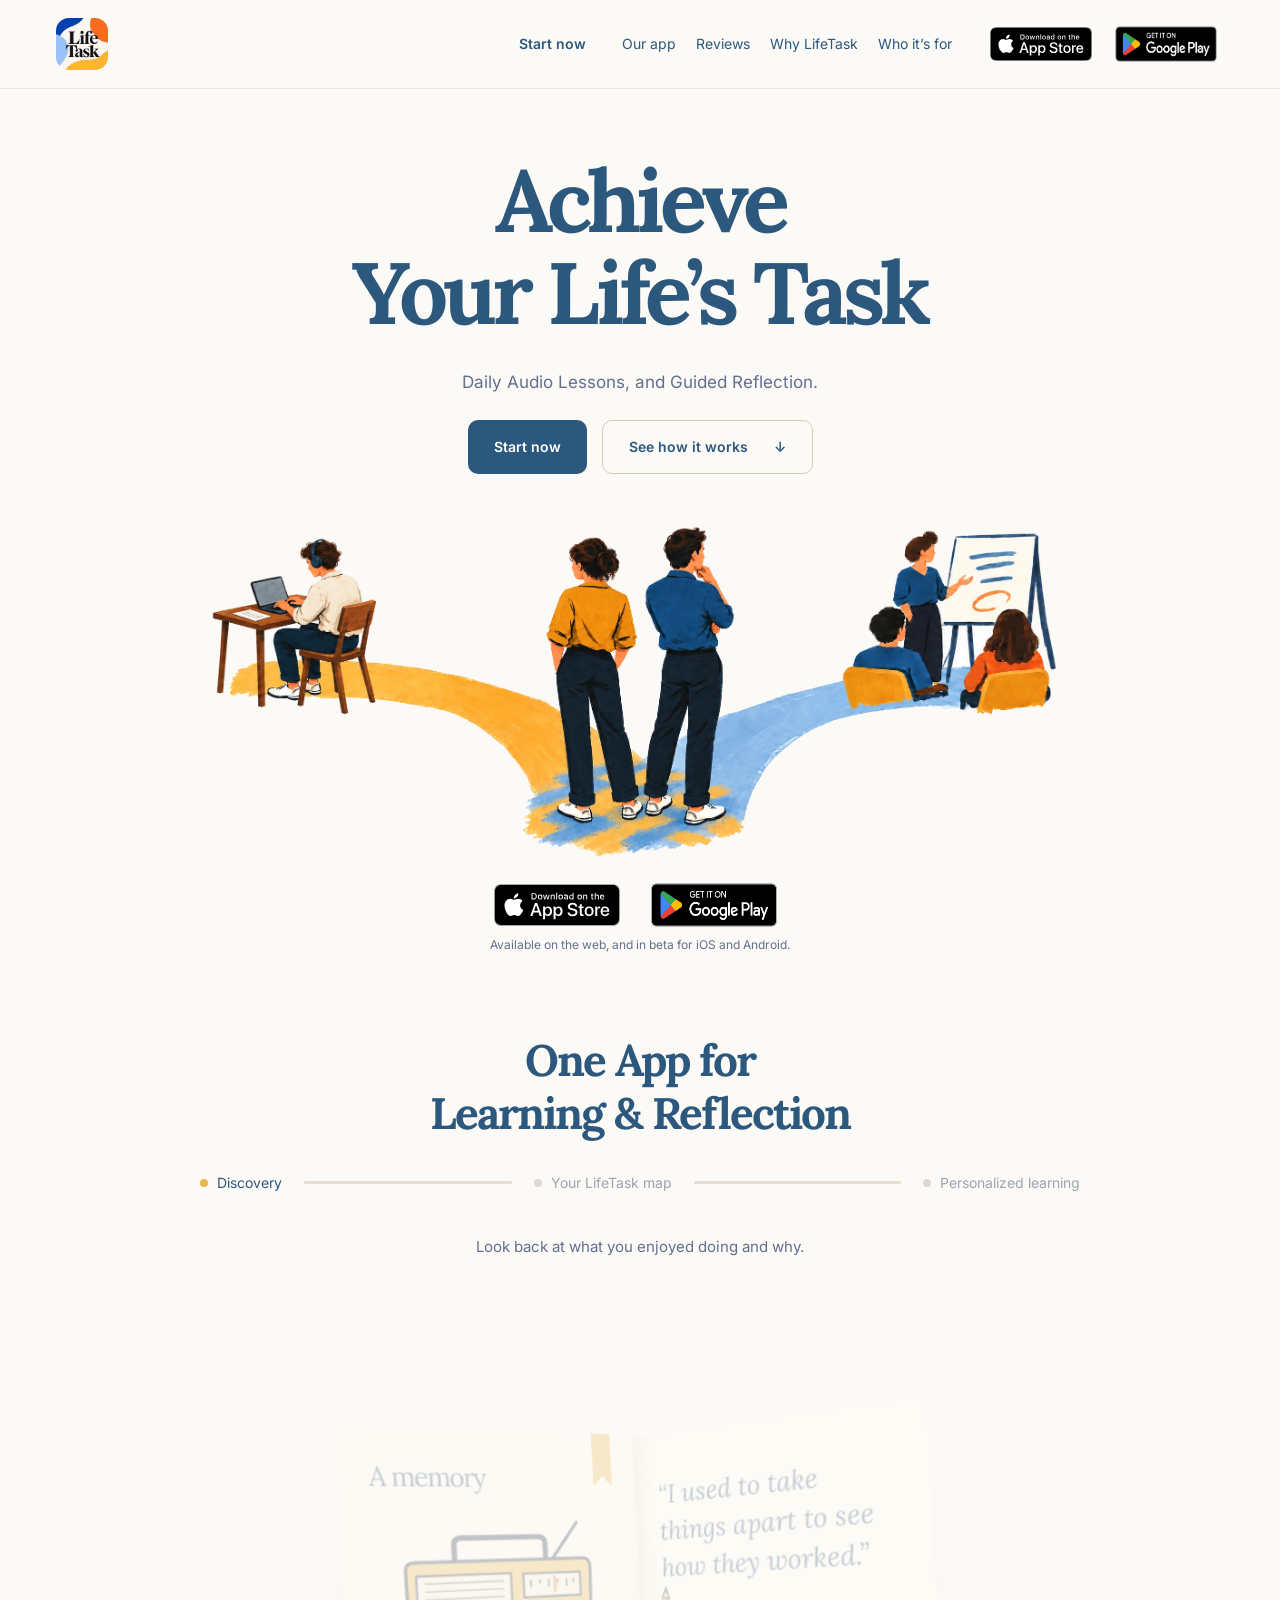
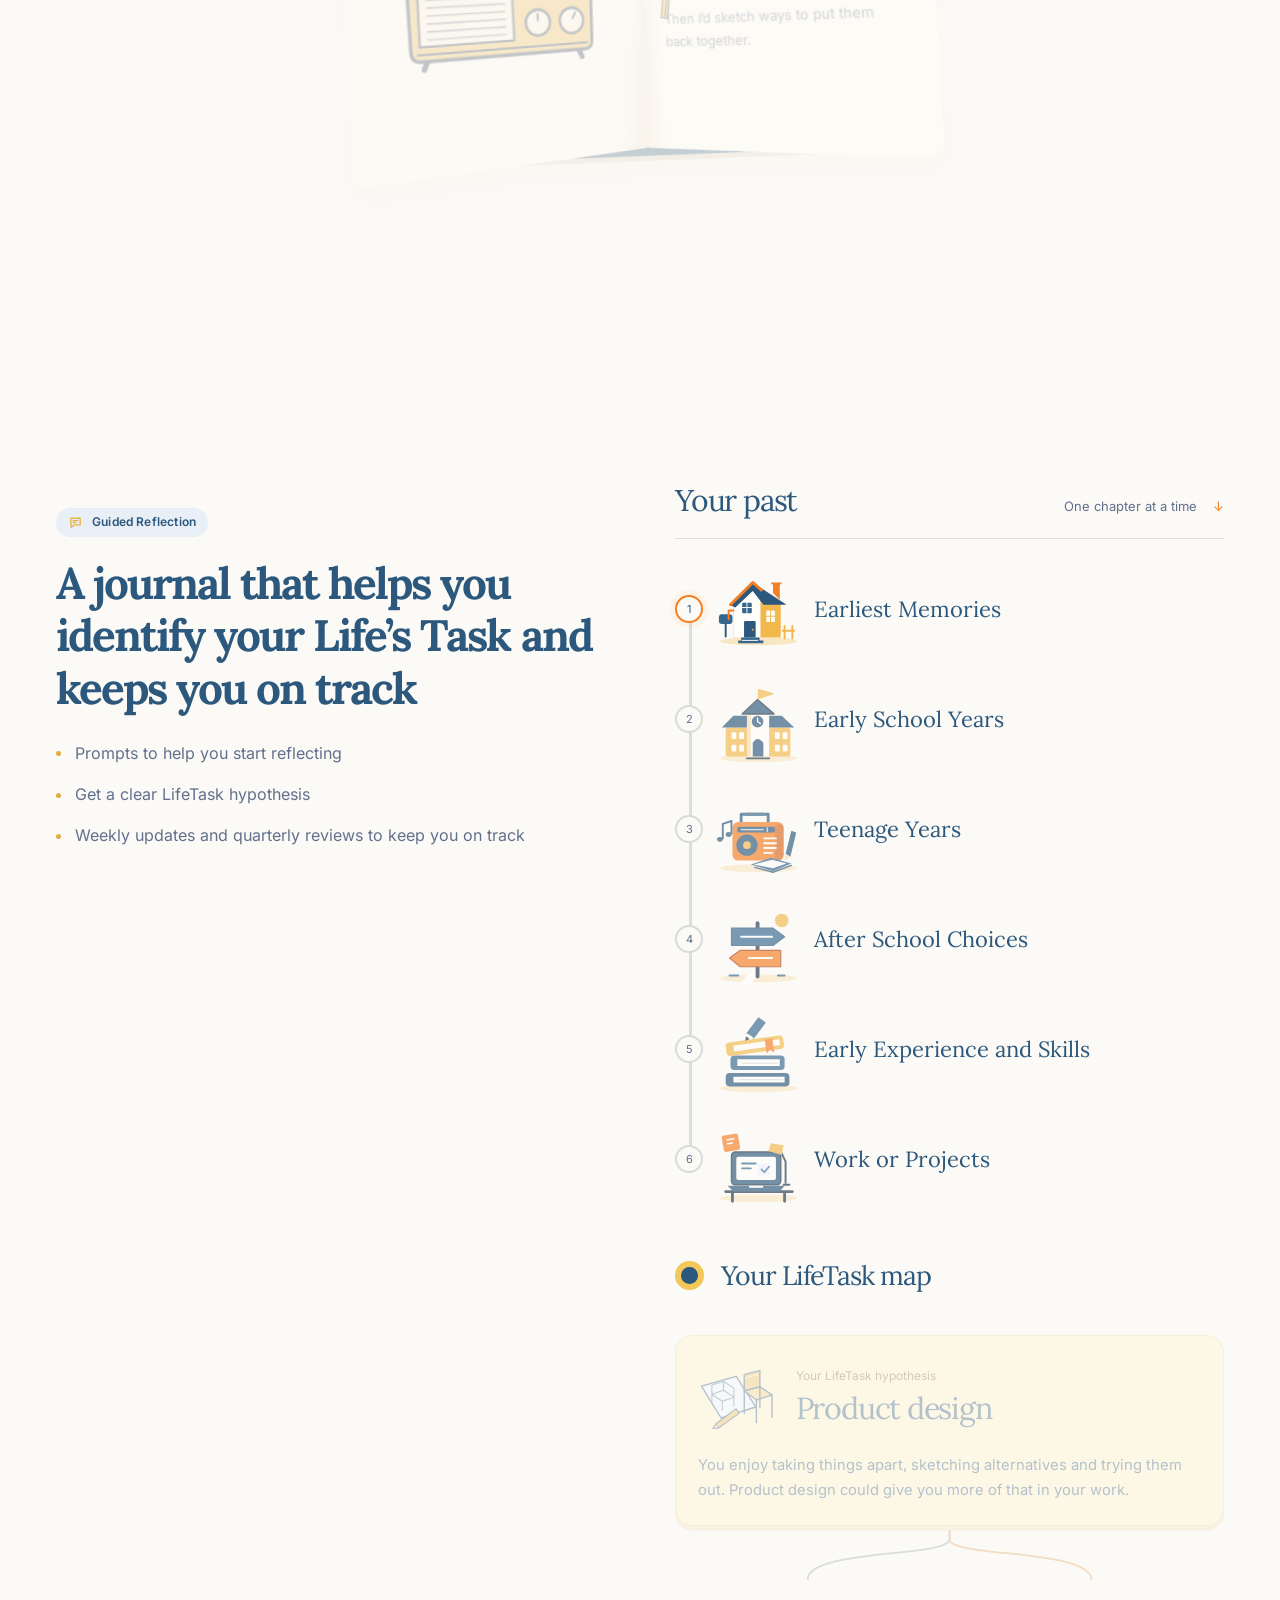
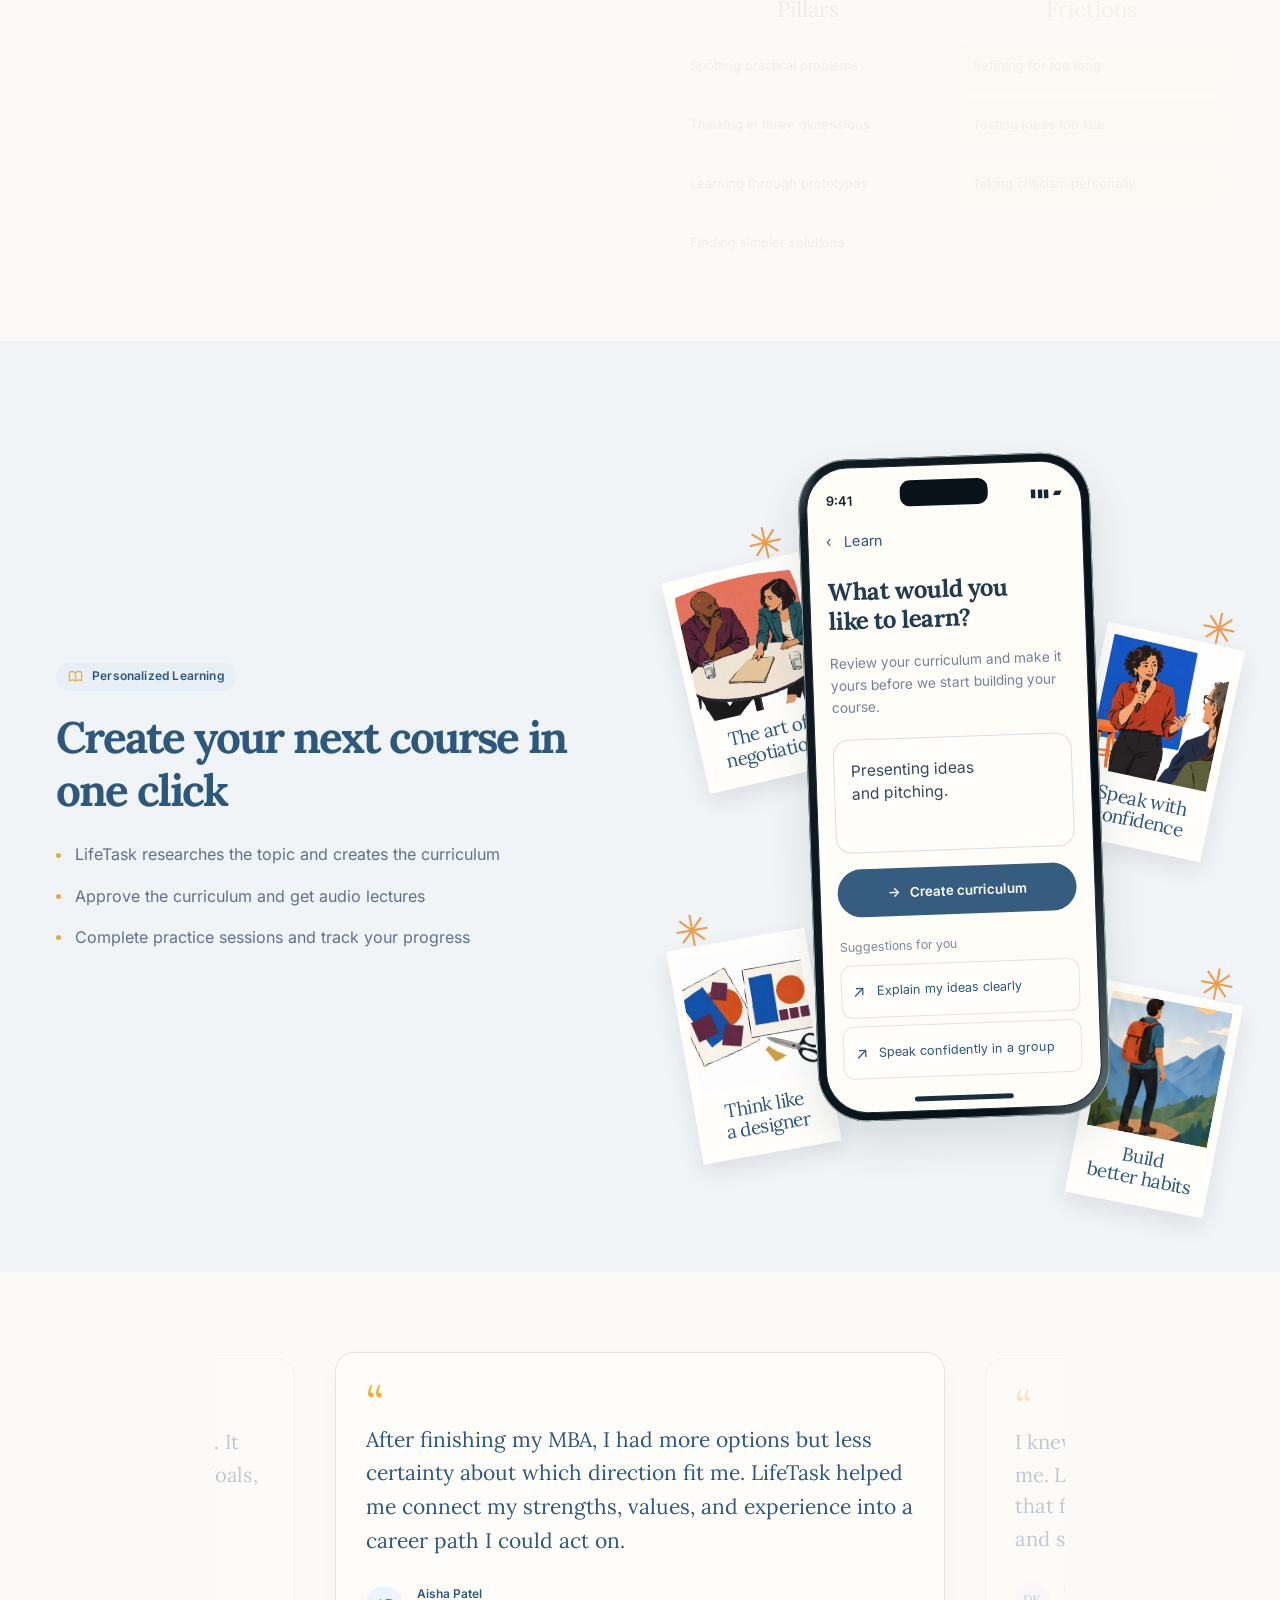
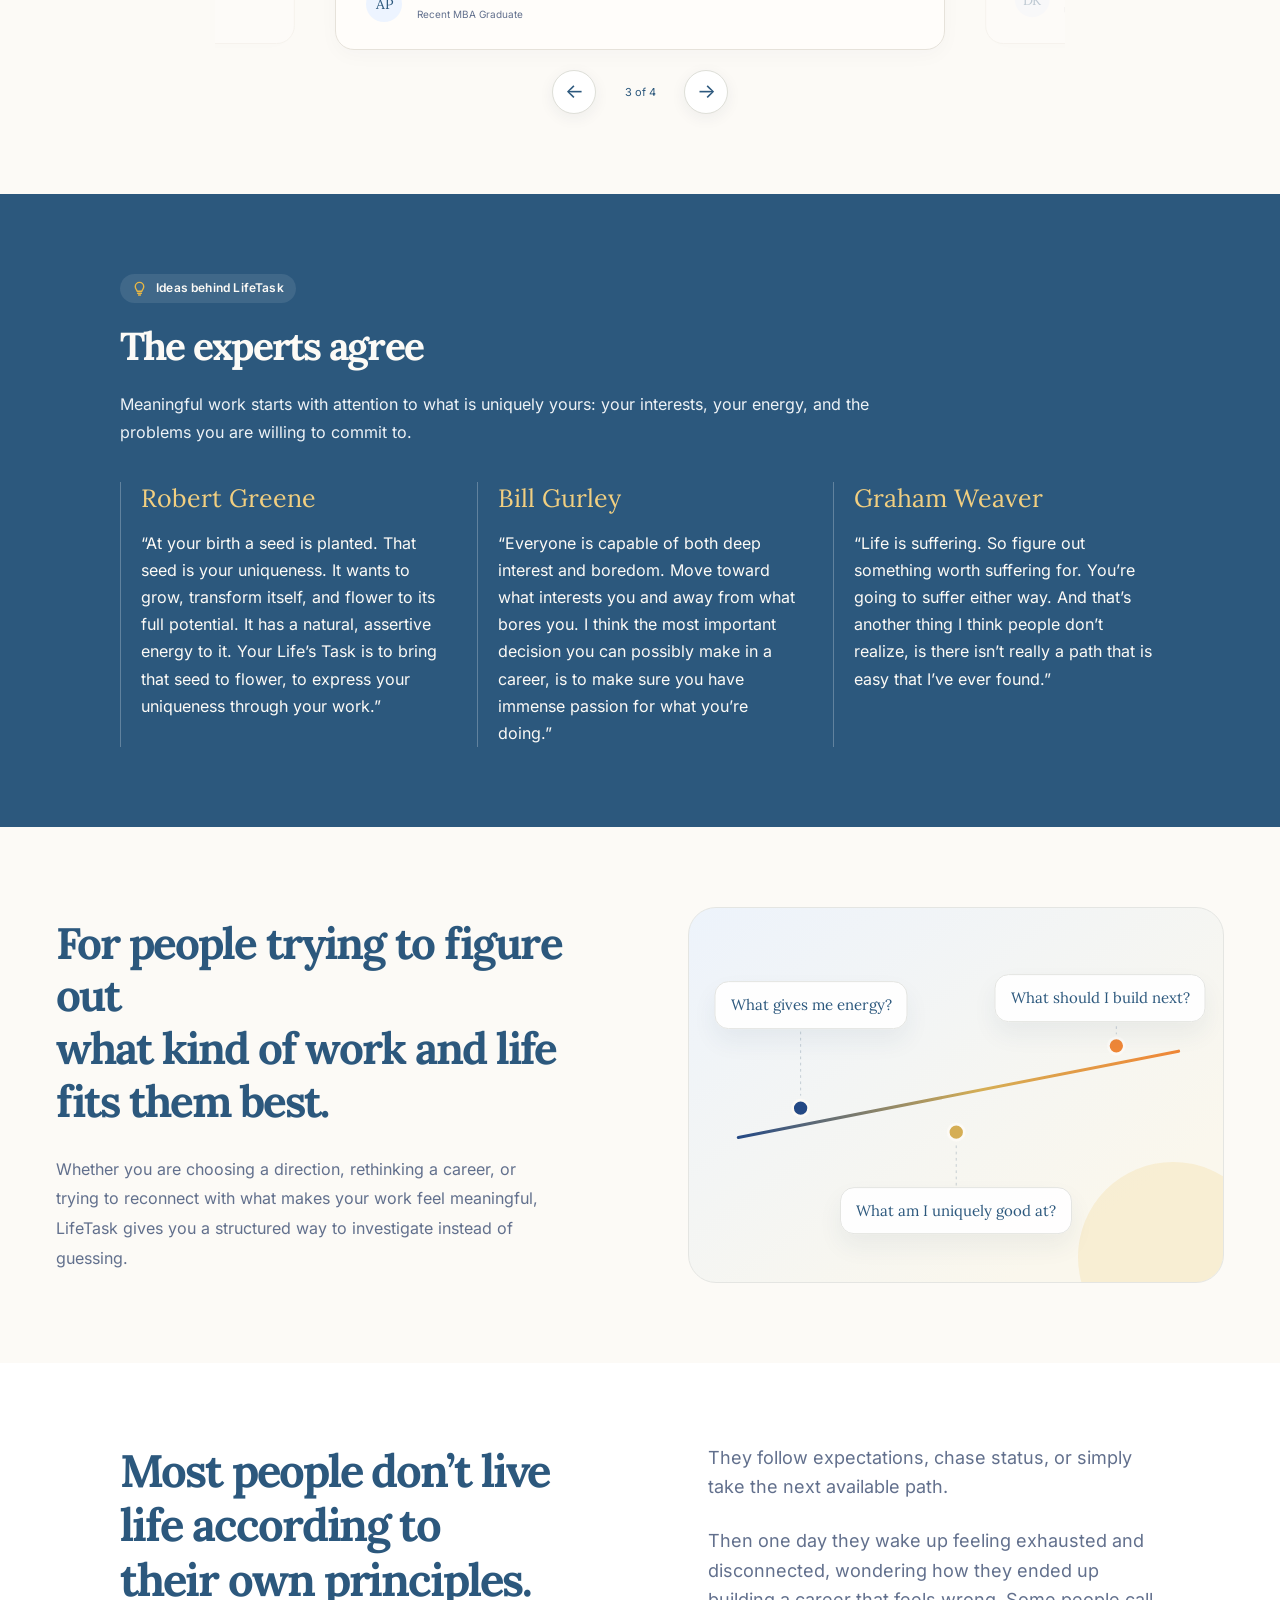
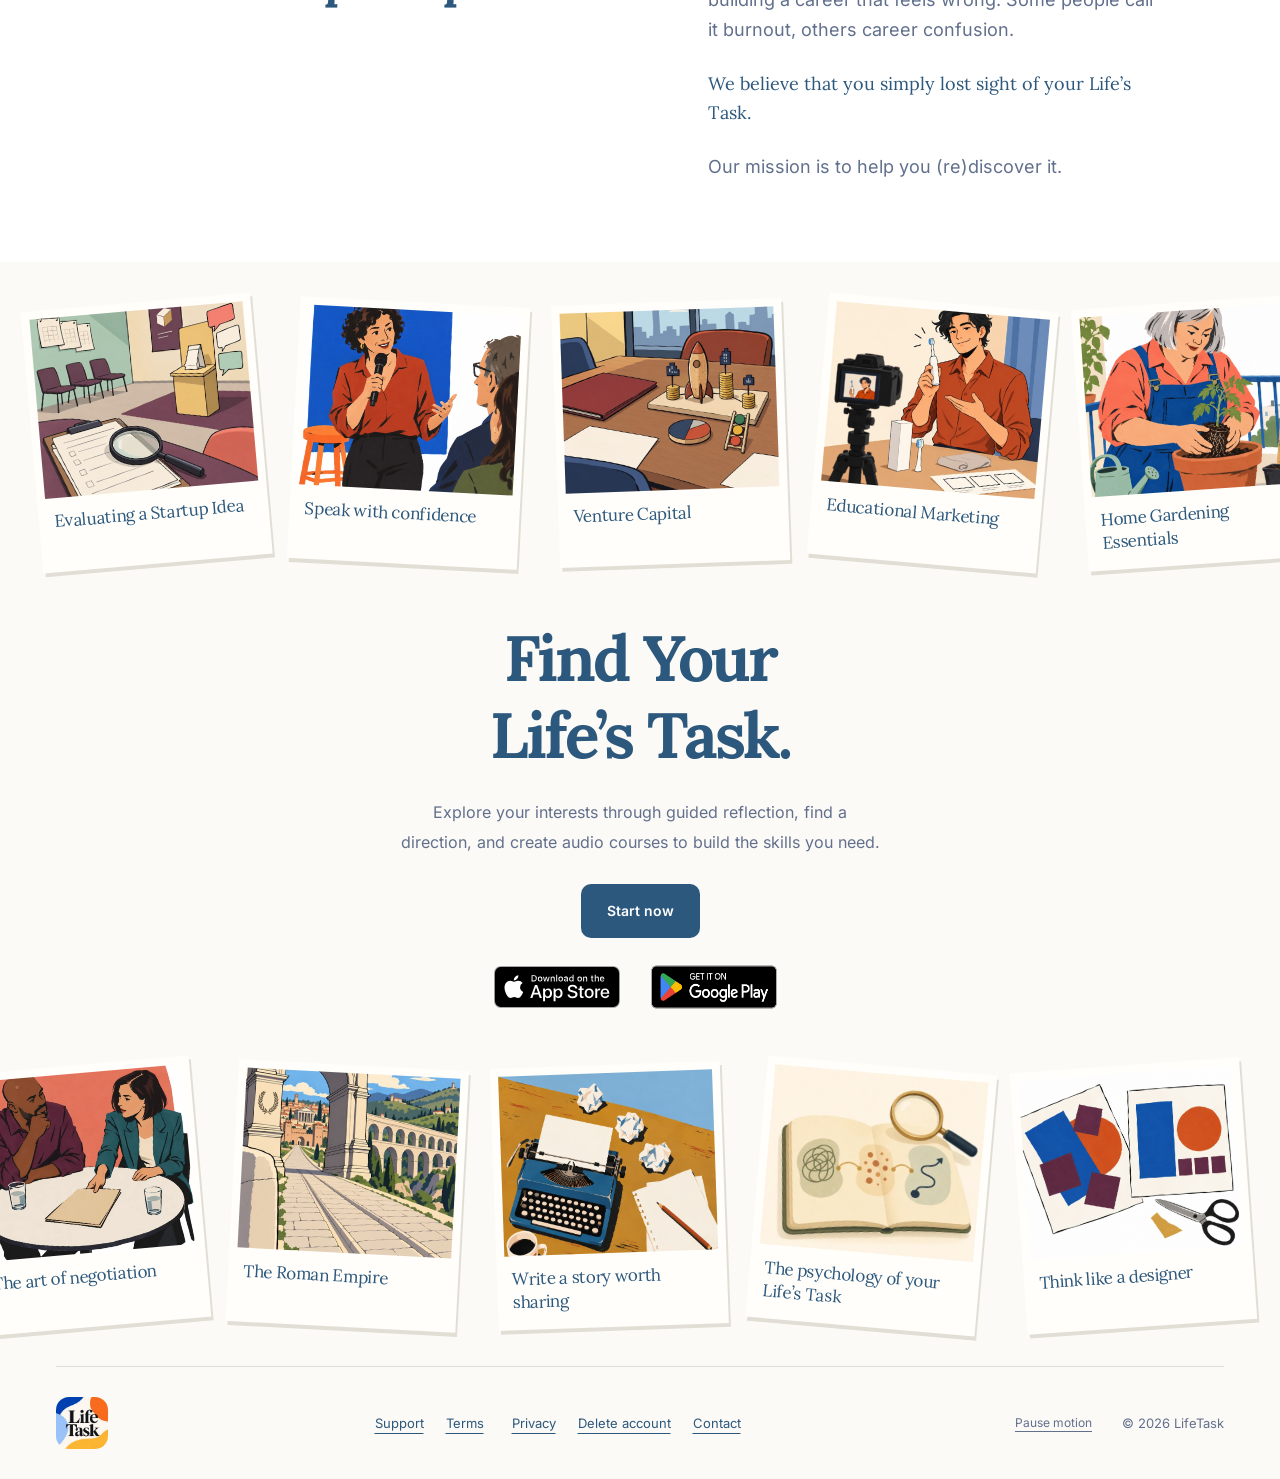
<file: index.html>
<!DOCTYPE html><html lang="en"><head>
  <meta charset="utf-8">
  <meta name="viewport" content="width=device-width, initial-scale=1">
  <meta name="robots" content="index, follow">
  <link rel="canonical" href="https://trylifetask.com/">
  <meta name="theme-color" content="#FCFAF6">
  <meta name="description" content="Explore your interests through guided reflection, see your LifeTask map, and create audio courses with lessons and practice.">
  <title>LifeTask | Guided reflection and personalized learning</title>
  <link rel="icon" href="assets/atelier-v6-20260910/favicon-v2.png">
  <link rel="apple-touch-icon" href="assets/atelier-v6-20260910/lifetask-logo-v2.webp">
  <link rel="preload" href="assets/scroll-v10/Lora_400Regular.woff2" as="font" type="font/woff2" crossorigin="">
  <link rel="preload" href="assets/scroll-v10/Inter_400Regular.woff2" as="font" type="font/woff2" crossorigin="">
  
  
  
  



<link rel="stylesheet" href="palette.css?v=56">
<link rel="stylesheet" href="atelier.css?v=60"><script src="atelier.js?v=58" defer=""></script><link rel="stylesheet" href="course-collage.css?v=4"><script src="course-collage.js?v=2" defer></script></head>
<body>
<a class="skip-link" href="#main">Skip to content</a>
<svg class="svg-defs" xmlns="http://www.w3.org/2000/svg" aria-hidden="true"><defs>
  <symbol id="arrow" viewBox="0 0 24 24"><path d="M4 12h15m-6-6 6 6-6 6"></path></symbol>
  
  <symbol id="map" viewBox="0 0 32 32"><rect x="11" y="3" width="10" height="8" rx="3"></rect><rect x="2" y="22" width="10" height="7" rx="2"></rect><rect x="20" y="22" width="10" height="7" rx="2"></rect><path d="M16 11v5m-9 6v-3a3 3 0 0 1 3-3h12a3 3 0 0 1 3 3v3"></path></symbol>
  <symbol id="learn" viewBox="0 0 32 32"><path d="M5 19v-4a11 11 0 0 1 22 0v4"></path><rect x="3" y="16" width="6" height="12" rx="3"></rect><rect x="23" y="16" width="6" height="12" rx="3"></rect></symbol>
  <symbol id="skills" viewBox="0 0 32 32"><path d="m3 11 13-7 13 7-13 7-13-7Zm0 7 13 7 13-7M3 24l13 7 13-7"></path></symbol>
  <symbol id="check" viewBox="0 0 24 24"><path d="m5 12 4 4L19 6"></path></symbol>
</defs></svg>
<header class="site-header">
  <nav class="nav wrap" aria-label="Main navigation">
    <a class="brand" href="#top" aria-label="LifeTask home"><img src="assets/atelier-v6-20260910/lifetask-logo-v2.webp" width="54" height="54" alt="LifeTask" decoding="async"></a>
    <div class="nav-links" id="nav-links"><a class="web-app-link" href="https://app.trylifetask.com/">Start now</a><a href="#first-look">Our app</a><a href="#reviews">Reviews</a><a href="#why">Why LifeTask</a><a href="#who">Who it’s for</a></div>
    
    <div class="nav-stores"><div class="store-links"><a href="https://testflight.apple.com/join/gHMTqvFs" aria-label="Get the LifeTask iOS beta on TestFlight"><img src="assets/atelier-v6-20260910/app-store-badge.svg" width="135" height="40" alt="Download on the App Store" decoding="async"></a><a href="https://play.google.com/apps/testing/com.trylifetask.app" aria-label="Join the LifeTask Android beta on Google Play"><img class="google-badge" src="assets/atelier-v6-20260910/google-play-badge.png" width="155" height="60" alt="Get it on Google Play" decoding="async"></a></div></div><a class="button primary mobile-start" href="https://app.trylifetask.com/">Start now</a><button class="menu-toggle" aria-label="Open navigation" aria-controls="nav-links" aria-expanded="false"><span></span><span></span></button>
  </nav>
</header>
<main id="main">
  <section class="hero" id="top" aria-labelledby="hero-title">
    <div class="hero-copy wrap">

      <h1 class="intro-in" id="hero-title">Achieve<br><span>Your Life’s Task</span></h1>
      <p class="hero-lede intro-in">Daily Audio Lessons, and Guided Reflection.</p>
      <div class="hero-actions intro-in"><a class="button primary" href="https://app.trylifetask.com/">Start now</a><a class="button secondary" href="#first-look-title">See how it works <span aria-hidden="true">↓</span></a></div>
    </div>
<figure class="hero-art wrap painted-scene">
  <img class="painted-art" src="assets/atelier-v43/possibilities-hero.webp" width="1983" height="793" fetchpriority="high" alt="A woman and a man pause together where blue and ochre paths meet, considering focused learning on the left and presenting ideas on the right.">
</figure>

  <div class="hero-downloads wrap"><div class="store-links"><a href="https://testflight.apple.com/join/gHMTqvFs" aria-label="Get the LifeTask iOS beta on TestFlight"><img src="assets/atelier-v6-20260910/app-store-badge.svg" width="135" height="40" alt="Download on the App Store" decoding="async"></a><a href="https://play.google.com/apps/testing/com.trylifetask.app" aria-label="Join the LifeTask Android beta on Google Play"><img class="google-badge" src="assets/atelier-v6-20260910/google-play-badge.png" width="155" height="60" alt="Get it on Google Play" decoding="async"></a></div><p class="beta-note">Available on the web, and in beta for iOS and Android.</p></div>
</section><section class="first-look process-opening section wrap" id="first-look" aria-labelledby="first-look-title"><h2 id="first-look-title">One App for<br><span>Learning &amp; Reflection</span></h2>
<div class="process-steps" aria-hidden="true"><span class="step-discovery"><i></i>Discovery</span><b></b><span class="step-map"><i></i>Your LifeTask map</span><b></b><span class="step-learning"><i></i>Personalized learning</span></div>
<div class="process-captions" aria-hidden="true"><p class="caption-memory">Look back at what you enjoyed doing and why.</p><p class="caption-map">See a possible direction take shape in your LifeTask map.</p><p class="caption-learning">Choose a skill to learn through audio lessons and practice.</p></div>
<div class="process-scene" role="img" aria-label="A memory of taking a radio apart becomes a LifeTask map suggesting product design, with pillars, frictions and personality traits. Building prototypes is identified as a skill to develop, and becomes a personalized audio course with lessons and practice.">
<div class="process-canvas" aria-hidden="true">
<svg class="process-connections" viewBox="0 0 1000 470" preserveAspectRatio="none"><path class="memory-connection" pathLength="100" d="M300 190C362 190 347 125 395 125"></path><path class="learning-connection" pathLength="100" d="M433 361C517 404 535 238 615 212"></path></svg>
<div class="process-memory"><div class="memory-cover"></div><div class="memory-leaf memory-left"><h3>A memory</h3><svg class="memory-drawing" viewBox="0 0 230 170" aria-hidden="true">
 <path d="M43 132L39 141M186 132L190 141" stroke="var(--lt-ink)" stroke-width="5" stroke-linecap="round"/>
 <path d="M164 48L191 13" stroke="var(--lt-ink)" stroke-width="3" stroke-linecap="round"/>
 <path d="M71 47V32Q71 26 78 26H151Q158 26 158 32V47" fill="none" stroke="var(--lt-ink)" stroke-width="5"/>
 <path d="M27 54Q27 47 35 47H195Q203 47 203 55L201 126Q201 134 193 134H37Q28 134 28 125Z" fill="#edba56" stroke="var(--lt-ink)" stroke-width="3" stroke-linejoin="round"/>
 <path d="M36 59H123V121H36Z" fill="#f9f2df" stroke="var(--lt-ink)" stroke-width="2"/>
 <g stroke="var(--lt-ink)" stroke-width="1.4" opacity=".65"><path d="M43 66H116M43 73H116M43 80H116M43 87H116M43 94H116M43 101H116M43 108H116M43 115H116"/></g>
 <path d="M135 60H192V82H135Z" fill="#f9f2df" stroke="var(--lt-ink)" stroke-width="2"/>
 <path d="M142 66V73M151 66V70M160 66V73M169 66V70M178 66V73M185 66V70" stroke="var(--lt-ink)" stroke-width="1.4"/>
 <path d="M166 63V78" stroke="#c77738" stroke-width="2.5"/>
 <circle cx="147" cy="106" r="12" fill="#f9f2df" stroke="var(--lt-ink)" stroke-width="2.5"/><circle cx="181" cy="106" r="12" fill="#f9f2df" stroke="var(--lt-ink)" stroke-width="2.5"/>
 <path d="M147 98V104M185 99L182 104M34 128H196" stroke="var(--lt-ink)" stroke-width="2" stroke-linecap="round"/>
</svg><span class="memory-ribbon"></span></div><div class="memory-leaf memory-right"><div class="memory-thought"><blockquote>“I used to take things apart to see how they worked.”</blockquote><svg class="memory-underline" viewBox="0 0 240 20"><path pathLength="100" d="M4 11Q100 2 231 9"></path></svg><svg class="memory-pencil" viewBox="0 0 65 80"><path d="M12 66L18 43L47 7L59 18L30 53Z" fill="#edb955" stroke="var(--lt-ink)" stroke-width="2.5"></path><path d="M12 66L18 43L30 53Z" fill="#f9e3bc" stroke="var(--lt-ink)" stroke-width="2"></path><path d="M12 66L19 55M23 45L52 12" stroke="var(--lt-ink)" stroke-width="2"></path></svg></div><p>Then I’d sketch ways to put them back together.</p></div></div>
<div class="memory-transfer"><div class="transfer-memory"><blockquote>“I used to take things apart to see how they worked.”</blockquote></div><div class="transfer-hypothesis hypothesis-core"><div class="hypothesis-main"><svg class="hypothesis-art" viewBox="0 0 140 120"><g class="hypothesis-sketch"><path d="M6 41L66 24L100 77L40 96Z" fill="var(--lt-blue-soft)" stroke="var(--lt-blue)" stroke-width="2.3" stroke-linejoin="round"></path><path d="M24 55L44 48L62 60L42 67ZM24 55V72M42 67V83M62 60V76M24 55V39L44 33L44 48M44 33L62 44V60" stroke="var(--lt-muted)" stroke-width="1.8" fill="none" stroke-linejoin="round"></path></g><g class="hypothesis-model" stroke="var(--lt-blue)" stroke-width="2.4" stroke-linejoin="round"><path d="M80 49L107 42L128 56L101 65Z" fill="#f4cf7e"></path><path d="M80 49V21L107 14V42Z" fill="#ebbd60"></path><path d="M80 49V88M101 65V104M128 56V95M107 42V78" fill="none" stroke-linecap="round"></path><path d="M81 27L104 21" stroke="#ffe0a0"></path></g><path d="M31 106L66 80L71 88L36 113L26 114Z" fill="#ecb64d" stroke="var(--lt-blue)" stroke-width="2" stroke-linejoin="round"></path><path d="M26 114L31 106L36 113Z" fill="#f6e4b8" stroke="var(--lt-blue)" stroke-width="1.5"></path></svg><div><span>Your LifeTask hypothesis</span><h3>Product design</h3></div></div><p class="hypothesis-statement">Your curiosity about how things work could lead you toward product design.</p></div></div><div class="process-map"><div class="hypothesis-core"><div class="hypothesis-main"><svg class="hypothesis-art" viewBox="0 0 140 120"><g class="hypothesis-sketch"><path d="M6 41L66 24L100 77L40 96Z" fill="var(--lt-blue-soft)" stroke="var(--lt-blue)" stroke-width="2.3" stroke-linejoin="round"></path><path d="M24 55L44 48L62 60L42 67ZM24 55V72M42 67V83M62 60V76M24 55V39L44 33L44 48M44 33L62 44V60" stroke="var(--lt-muted)" stroke-width="1.8" fill="none" stroke-linejoin="round"></path></g><g class="hypothesis-model" stroke="var(--lt-blue)" stroke-width="2.4" stroke-linejoin="round"><path d="M80 49L107 42L128 56L101 65Z" fill="#f4cf7e"></path><path d="M80 49V21L107 14V42Z" fill="#ebbd60"></path><path d="M80 49V88M101 65V104M128 56V95M107 42V78" fill="none" stroke-linecap="round"></path><path d="M81 27L104 21" stroke="#ffe0a0"></path></g><path d="M31 106L66 80L71 88L36 113L26 114Z" fill="#ecb64d" stroke="var(--lt-blue)" stroke-width="2" stroke-linejoin="round"></path><path d="M26 114L31 106L36 113Z" fill="#f6e4b8" stroke="var(--lt-blue)" stroke-width="1.5"></path></svg><div><span>Your LifeTask hypothesis</span><h3>Product design</h3></div></div><p class="hypothesis-statement">Your curiosity about how things work could lead you toward product design.</p></div><svg class="hypothesis-branches" aria-hidden="true"><path class="branch-stem"></path><path class="branch-pillar"></path><path class="branch-friction"></path></svg><div class="hypothesis-factors"><div class="hypothesis-pillar"><div><svg viewBox="0 0 40 40" aria-hidden="true"><path d="M12 13H28V31H12Z" fill="var(--lt-blue-soft)"></path><g stroke="var(--lt-blue-interactive)" stroke-width="2" stroke-linecap="round" stroke-linejoin="round"><path d="M8 6H32V10H8Z" fill="var(--lt-blue-soft)"></path><path d="M12 13H28M12 30H28M15 15V28M20 15V28M25 15V28" fill="none"></path><path d="M11 10C5 9 5 17 10 16C13 15 10 12 9 14M29 10C35 9 35 17 30 16C27 15 30 12 31 14" fill="none"></path><path d="M10 31H30V34H10ZM7 34H33V37H7Z" fill="var(--lt-blue-soft)"></path></g></svg><h4>Pillars</h4></div><p>Seeing how parts fit</p></div><div class="hypothesis-friction"><div><svg viewBox="0 0 40 40" aria-hidden="true"><g stroke="#9b6939" stroke-width="2" stroke-linejoin="round" stroke-linecap="round"><path d="M11 16V34M29 16V34M7 35H15M25 35H33" fill="none"></path><path d="M5 11H35V23H5Z" fill="#f2c783"></path><path d="M7 21L16 13M18 21L27 13M29 21L34 17" stroke="#b97743" stroke-width="3"></path></g></svg><h4>Frictions</h4></div><p>Refining for too long</p></div></div><div class="hypothesis-traits"><h4>Your traits</h4><p>How you learn</p><div class="hypothesis-trait-labels"><span>Thinking it through</span><span>Learning by doing</span></div><div class="hypothesis-trait-track"><i></i></div></div><div class="process-map-skill"><p>A skill to develop</p><div class="map-skill-anchor"><div class="skill-face"><svg viewBox="0 0 48 48" aria-hidden="true"><path d="M8 19L24 10L40 19L24 28Z" fill="#f2c86f"></path><path d="M8 19V36L24 44L40 36V19M8 19L24 28L40 19M24 28V44" fill="none" stroke="var(--lt-blue)" stroke-width="2" stroke-linejoin="round"></path><path d="M10 8L16 3M23 5V1M34 8L39 3" stroke="#d6a33e" stroke-width="2" stroke-linecap="round"></path></svg><div><strong>Building prototypes</strong><span>Turn ideas into testable models</span></div></div></div></div></div><div class="process-destination" aria-hidden="true"></div><div class="process-moving-skill"><div class="skill-surface"></div><div class="morph-art"><svg viewBox="0 0 48 48" aria-hidden="true"><path d="M8 19L24 10L40 19L24 28Z" fill="#f2c86f"></path><path d="M8 19V36L24 44L40 36V19M8 19L24 28L40 19M24 28V44" fill="none" stroke="var(--lt-blue)" stroke-width="2" stroke-linejoin="round"></path><path d="M10 8L16 3M23 5V1M34 8L39 3" stroke="#d6a33e" stroke-width="2" stroke-linecap="round"></path></svg><img src="assets/atelier-v30/prototype-testing.webp" alt=""></div><div class="morph-course-content"><div class="opening-course-viewport"><div class="opening-course-scroll"><img class="opening-course-cover" src="assets/atelier-v30/prototype-testing.webp" width="640" height="320" alt=""><h3>From Product Idea to Testable Prototype</h3><p class="opening-course-meta">2 hr 44 min audio · 13 lessons · 7 practices</p><div class="opening-course-progress"><span>Not started</span><i></i></div><p class="opening-course-description">Learn to turn a product idea into a focused prototype, test it through realistic tasks, interpret the evidence carefully, and choose a useful next iteration.</p><div class="opening-course-actions"><span>Start <b>→</b></span><span><svg viewBox="0 0 24 24"><path d="M12 3V15M7 10L12 15L17 10M5 16V20H19V16"></path></svg>Download</span></div><h4 class="opening-curriculum-heading">Curriculum</h4><div class="opening-curriculum-list"><div class="opening-lesson"><span class="opening-lesson-number">1</span><p>Choose the uncertainty your first prototype must answer<small>12 min</small></p><b>›</b></div><div class="opening-practice"><span class="opening-practice-icon"><svg viewBox="0 0 24 24"><circle cx="12" cy="12" r="8"></circle><path d="M9.5 9A2.5 2.5 0 0 1 14.5 9C14.5 11 12 11 12 13M12 16H12.01"></path></svg></span><p>Practice: Write your first prototype decision brief<small>15 min</small></p><b>›</b></div><div class="opening-lesson"><span class="opening-lesson-number">2</span><p>Turn an uncertainty into a realistic task and observable result<small>12 min</small></p><b>›</b></div><div class="opening-lesson"><span class="opening-lesson-number">3</span><p>Match prototype fidelity to the evidence you need<small>13 min</small></p><b>›</b></div><div class="opening-lesson"><span class="opening-lesson-number">4</span><p>Design a test that can support a clear decision<small>12 min</small></p><b>›</b></div><div class="opening-practice"><span class="opening-practice-icon"><svg viewBox="0 0 24 24"><circle cx="12" cy="12" r="8"></circle><path d="M9.5 9A2.5 2.5 0 0 1 14.5 9C14.5 11 12 11 12 13M12 16H12.01"></path></svg></span><p>Practice: Build a focused prototype test plan<small>25 min</small></p><b>›</b></div><div class="opening-lesson"><span class="opening-lesson-number">5</span><p>Generate alternatives before investing in one solution<small>11 min</small></p><b>›</b></div><div class="opening-lesson"><span class="opening-lesson-number">6</span><p>Shape the product around its sequence of use<small>13 min</small></p><b>›</b></div><div class="opening-practice"><span class="opening-practice-icon"><svg viewBox="0 0 24 24"><circle cx="12" cy="12" r="8"></circle><path d="M9.5 9A2.5 2.5 0 0 1 14.5 9C14.5 11 12 11 12 13M12 16H12.01"></path></svg></span><p>Practice: Sketch three use driven forms<small>25 min</small></p><b>›</b></div><div class="opening-lesson"><span class="opening-lesson-number">7</span><p>Use ergonomic reasoning for fit, reach, and handling<small>13 min</small></p><b>›</b></div><div class="opening-lesson"><span class="opening-lesson-number">8</span><p>Build a physical mockup that exposes the right questions<small>14 min</small></p><b>›</b></div><div class="opening-practice"><span class="opening-practice-icon"><svg viewBox="0 0 24 24"><circle cx="12" cy="12" r="8"></circle><path d="M9.5 9A2.5 2.5 0 0 1 14.5 9C14.5 11 12 11 12 13M12 16H12.01"></path></svg></span><p>Practice: Make a question driven physical mockup<small>40 min</small></p><b>›</b></div><div class="opening-lesson"><span class="opening-lesson-number">9</span><p>Prototype an interface as states and transitions<small>14 min</small></p><b>›</b></div><div class="opening-lesson"><span class="opening-lesson-number">10</span><p>Run a test without coaching the participant<small>15 min</small></p><b>›</b></div><div class="opening-practice"><span class="opening-practice-icon"><svg viewBox="0 0 24 24"><circle cx="12" cy="12" r="8"></circle><path d="M9.5 9A2.5 2.5 0 0 1 14.5 9C14.5 11 12 11 12 13M12 16H12.01"></path></svg></span><p>Practice: Conduct and record a short prototype test<small>35 min</small></p><b>›</b></div><div class="opening-lesson"><span class="opening-lesson-number">11</span><p>Interpret results within the limits of the test<small>12 min</small></p><b>›</b></div><div class="opening-lesson"><span class="opening-lesson-number">12</span><p>Choose an iteration that teaches you something new<small>13 min</small></p><b>›</b></div><div class="opening-practice"><span class="opening-practice-icon"><svg viewBox="0 0 24 24"><circle cx="12" cy="12" r="8"></circle><path d="M9.5 9A2.5 2.5 0 0 1 14.5 9C14.5 11 12 11 12 13M12 16H12.01"></path></svg></span><p>Practice: Plan one evidence based iteration<small>25 min</small></p><b>›</b></div><div class="opening-lesson"><span class="opening-lesson-number">13</span><p>Assemble a complete prototype and testing cycle<small>10 min</small></p><b>›</b></div><div class="opening-practice"><span class="opening-practice-icon"><svg viewBox="0 0 24 24"><circle cx="12" cy="12" r="8"></circle><path d="M9.5 9A2.5 2.5 0 0 1 14.5 9C14.5 11 12 11 12 13M12 16H12.01"></path></svg></span><p>Practice: Complete a fresh end to end prototype challenge<small>60 min</small></p><b>›</b></div></div></div></div><div class="opening-listening vector-player"><div class="vector-player-title"><span>‹</span><h4>Choose the uncertainty your first prototype must answer</h4></div><div class="vector-controls"><span class="vector-pause">Ⅱ</span><div><div class="vector-time"><span class="elapsed">0:00</span><span>12:00</span></div><div class="vector-progress"><i></i></div></div></div><div class="vector-transcript"><div class="vector-words"><p><span class="transcript-sentence">Imagine a countertop jar opener for people who find gripping and twisting lids painful. </span><span class="transcript-sentence">A jar slides into a V-shaped cradle, an upper arm engages the lid, and the user moves a long lever. </span><span class="transcript-sentence">Even in that short description, the idea depends on many things being true. </span><span class="transcript-sentence">The opener must address a real difficulty, accept the jars people use, hold them securely, require manageable effort, fit on a counter, and survive repeated loading. </span><span class="transcript-sentence">Your first prototype should not attempt to settle all of that. </span><span class="transcript-sentence">Its job is to investigate one uncertainty that matters to a decision you are ready to make.</span></p><p><span class="transcript-sentence">An uncertainty is an important fact or relationship that you do not yet know. </span><span class="transcript-sentence">It is more specific than a feature category. </span><span class="transcript-sentence">Usefulness, usability, size, operation, appeal, materials, and durability are useful areas to inspect, but none is a test question by itself. </span><span class="transcript-sentence">“We are uncertain about usability” could mean that people may not know where to place the jar, may orient it incorrectly, or may be unable to move the lever. </span><span class="transcript-sentence">A useful uncertainty identifies what may fail and under what conditions. </span><span class="transcript-sentence">For example, “Can people secure jars of the intended sizes without gripping the jar body tightly?”</span></p><p><span class="transcript-sentence">That question exposes an assumption already embedded in the design. </span><span class="transcript-sentence">The V-shaped cradle assumes that its angle, surface, and method of tightening can restrain different jar widths. </span><span class="transcript-sentence">The lever mechanism then depends on that restraint. </span><span class="transcript-sentence">If the jar rotates when force reaches the lid, improving the lever handle will not solve the more basic problem. </span><span class="transcript-sentence">This is why an early prototype question should come from the structure of the idea, not merely from the feature that is easiest or most enjoyable to build.</span></p><p><span class="transcript-sentence">A consequential uncertainty is one whose answer could alter a substantial commitment. </span><span class="transcript-sentence">It might change whether you continue with the concept, which users you design for, or which physical arrangement you develop. </span><span class="transcript-sentence">Suppose the cradle cannot hold common jars unless the user squeezes them firmly with the other hand. </span><span class="transcript-sentence">That result would challenge the intended benefit and could lead you to compare a clamp, a self-centering ring, or a different product direction. </span><span class="transcript-sentence">By contrast, uncertainty about the exact contour of the lever handle may not yet redirect the concept. </span><span class="transcript-sentence">Handle shape matters, but refining it before the jar can be restrained would improve a dependent detail while leaving the central arrangement unresolved.</span></p><p><span class="transcript-sentence">Consequences are not measured only by how serious a question sounds. </span><span class="transcript-sentence">They also depend on how many later choices rely on the answer. </span><span class="transcript-sentence">Product ideas contain dependencies, meaning that one design choice creates conditions for several others. </span><span class="transcript-sentence">In the opener, jar restraint affects the lever position, the base dimensions, the direction of force, and the need for a second hand. </span><span class="transcript-sentence">If you develop all four around an ineffective cradle, much of that work may need to be discarded. </span><span class="transcript-sentence">The best first question is usually the one whose answer could redirect the product and whose dependencies would otherwise carry a weak assumption into later work.</span></p><p><span class="transcript-sentence">Some dependencies concern the product’s reason for existing rather than its mechanism. </span><span class="transcript-sentence">If you have little evidence that painful lid opening is frequent or important for the intended users, usefulness may sit upstream of the cradle geometry. </span><span class="transcript-sentence">A mechanically successful opener would not establish that people need another countertop object or would choose this approach over existing tools. </span><span class="transcript-sentence">In that situation, observing recent experiences with jars or comparing current coping methods may deserve priority. </span><span class="transcript-sentence">There is no rule that usefulness must always be tested first. </span><span class="transcript-sentence">The priority depends on what is already known and what the project currently assumes without adequate support.</span></p><p><span class="transcript-sentence">Dependency also affects the order in which closely related questions can be answered. </span><span class="transcript-sentence">Imagine testing whether the opener’s lever requires comfortable effort. </span><span class="transcript-sentence">If the rough cradle allows every jar to slip, the test will reveal little about the intended lever action. </span><span class="transcript-sentence">Slipping prevents the later interaction from occurring under credible conditions. </span><span class="transcript-sentence">Restraint is therefore a gate for the force question. </span><span class="transcript-sentence">But dependencies are not always a simple chain. </span><span class="transcript-sentence">Counter fit and jar restraint might be tested independently because neither result requires the other. </span><span class="transcript-sentence">Look for genuine gates, where failure in one relationship makes evidence about another relationship difficult to interpret.</span></p><p><span class="transcript-sentence">Importance alone is not enough. </span><span class="transcript-sentence">The uncertainty must also be testable in the present stage of the project. </span><span class="transcript-sentence">Present testability means that you can create a representation and a situation capable of producing relevant evidence now. </span><span class="transcript-sentence">You do not need certainty, a finished product, or a large study. </span><span class="transcript-sentence">You do need some observable difference between a direction that appears worth continuing and one that should be reconsidered. </span><span class="transcript-sentence">A full-size adjustable mockup could reveal whether the cradle accommodates the intended jar range and whether jars remain restrained during a careful trial. </span><span class="transcript-sentence">It could not establish whether the opener remains reliable after years of repeated loading.</span></p><p><span class="transcript-sentence">When an important question is not presently testable, narrow it or choose another kind of investigation. </span><span class="transcript-sentence">“Will the mechanism be durable in daily use?” </span><span class="transcript-sentence">includes material fatigue, wear, contamination, manufacturing variation, and thousands of cycles. </span><span class="transcript-sentence">A few movements of a cardboard joint cannot answer it. </span><span class="transcript-sentence">An early, narrower question might be whether the proposed joint has enough clearance to complete its motion without colliding with the jar. </span><span class="transcript-sentence">Long-term durability may later require engineering calculations, material specimens, repeated-cycle testing, or production-like components. </span><span class="transcript-sentence">Calling the cardboard movement a durability test would not make its evidence relevant.</span></p><p><span class="transcript-sentence">The reverse problem is choosing a question simply because it is convenient to test. </span><span class="transcript-sentence">You might be able to compare two handle profiles in an afternoon. </span><span class="transcript-sentence">That comparison could produce clear preferences, yet still have little effect on whether the current arrangement deserves development. </span><span class="transcript-sentence">Easy questions often feel productive because they produce immediate answers. </span><span class="transcript-sentence">A useful priority decision asks what uncertainty threatens the intended benefit, what later work depends on it, and whether relevant evidence is possible now. </span><span class="transcript-sentence">These considerations work together. </span><span class="transcript-sentence">No single one should be used as an automatic ranking formula.</span></p><p><span class="transcript-sentence">Now connect the chosen uncertainty to a design decision. </span><span class="transcript-sentence">For the jar opener, the uncertainty could be whether the V-shaped cradle can secure the intended range of jars without requiring strong grip from the user. </span><span class="transcript-sentence">The decision could be whether to retain that cradle arrangement or develop a different restraint mechanism. </span><span class="transcript-sentence">This does not yet specify the complete test task or a numerical standard. </span><span class="transcript-sentence">Those come later. </span><span class="transcript-sentence">It does establish why you are collecting evidence and which commitment is open to change.</span></p><p><span class="transcript-sentence">Ask what evidence could realistically move that decision in either direction. </span><span class="transcript-sentence">If several people can place representative jars, engage the restraint, and begin the opening action without gripping the jar body, continued development of the cradle becomes more reasonable. </span><span class="transcript-sentence">If they repeatedly need a second hand to prevent rotation, that evidence supports reconsidering the restraint. </span><span class="transcript-sentence">A mixed result might reveal that the arrangement works only for part of the intended jar range, leading to a narrower product scope or an adjustable alternative. </span><span class="transcript-sentence">In each case, the evidence changes a real choice rather than merely generating comments.</span></p><p><span class="transcript-sentence">This is the weakness of a vague aim such as, “Let’s see whether people like the opener.” </span><span class="transcript-sentence">People may like the purpose, admire the lever, dislike the appearance, or imagine a price that was never mentioned. </span><span class="transcript-sentence">Their reactions can be sincere while referring to different parts of the idea. </span><span class="transcript-sentence">General approval also gives the designer no clear response. </span><span class="transcript-sentence">If praise and criticism would both lead to building the same design, the exercise has not informed a decision. </span><span class="transcript-sentence">Preference is useful when preference itself controls a meaningful choice, but it should not stand in for evidence about performance, fit, or need.</span></p><p><span class="transcript-sentence">The evidence you can obtain is limited by prototype fidelity. </span><span class="transcript-sentence">Fidelity means how closely a prototype represents particular properties of the intended product. </span><span class="transcript-sentence">It is not one overall level from crude to realistic. </span><span class="transcript-sentence">A model can have accurate dimensions but unrealistic weight, or a working joint with unfinished surfaces. </span><span class="transcript-sentence">For the opener, a full-size wooden base with adjustable blocks might represent jar spacing and stability well while saying little about final appearance or manufacturing cost. </span><span class="transcript-sentence">A foam handle might support an early grasp comparison but cannot establish whether molded plastic will remain comfortable during repeated high-force use.</span></p><p><span class="transcript-sentence">Match any conclusion to the property the prototype actually represents. </span><span class="transcript-sentence">If the base is much lighter than intended, tipping may be an artifact of the model rather than evidence against the final arrangement. </span><span class="transcript-sentence">If hidden tape makes the cradle unusually sticky, successful restraint may also be misleading. </span><span class="transcript-sentence">Too little fidelity can remove the behavior you need to study. </span><span class="transcript-sentence">Excessive fidelity creates a different problem: time and attention go into finished surfaces, realistic colors, or concealed construction even when those properties add no evidence for the current decision. </span><span class="transcript-sentence">A polished model can also invite judgments about purchase appeal and make a tentative arrangement appear more settled than it is.</span></p><p><span class="transcript-sentence">The first prototype therefore needs enough credibility in the selected relationship, not realism in every property. </span><span class="transcript-sentence">For the cradle question, that may require representative jar widths, accurate contact geometry, plausible movement, and enough base stability for the opening action. </span><span class="transcript-sentence">It does not yet require a production material, a final visual finish, or evidence about years of wear. </span><span class="transcript-sentence">Those unresolved matters should remain visible in your notes so that a successful early trial is not mistaken for validation of the whole product.</span></p><p><span class="transcript-sentence">A sound first prototype begins with a bounded claim about what you need to learn. </span><span class="transcript-sentence">Identify the uncertainty that could change an important commitment, examine which later choices depend on it, and decide whether a prototype can represent the relevant conditions now. </span><span class="transcript-sentence">Then name the design decision that different evidence could alter. </span><span class="transcript-sentence">That gives the prototype a precise responsibility while preserving the many questions it is not capable of answering.</span></p></div></div></div></div><div class="skill-face"><svg viewBox="0 0 48 48" aria-hidden="true"><path d="M8 19L24 10L40 19L24 28Z" fill="#f2c86f"></path><path d="M8 19V36L24 44L40 36V19M8 19L24 28L40 19M24 28V44" fill="none" stroke="var(--lt-blue)" stroke-width="2" stroke-linejoin="round"></path><path d="M10 8L16 3M23 5V1M34 8L39 3" stroke="#d6a33e" stroke-width="2" stroke-linecap="round"></path></svg><div><strong>Building prototypes</strong><span>Turn ideas into testable models</span></div></div></div>
</div></div></section>



  




  <!-- Cofounder-provided placeholder testimonials: internal review deployment, replace with verified testimonials before public launch. -->


<section class="feature section wrap past-feature" id="discovery-details">
 <div class="feature-copy discovery-copy"><span class="section-label"><svg viewBox="0 0 16 16" aria-hidden="true"><path d="M3 3.5h10v7H7l-3.5 2.5v-2.5H3z"/><path d="M5.5 6h5M5.5 8h3"/></svg>Guided Reflection</span><h2>A journal that helps you identify your Life’s Task and keeps you on track</h2><ul class="feature-benefits"><li>Prompts to help you start reflecting</li><li>Get a clear LifeTask hypothesis</li><li>Weekly updates and quarterly reviews to keep you on track</li></ul></div>
 <div class="discovery-path" aria-label="Discovery chapters"><div class="path-intro"><h3>Your past</h3><p>One chapter at a time <span aria-hidden="true">↓</span></p></div><ol class="discovery-stops"><li class="discovery-stop" data-chapter="0"><span class="chapter-marker" aria-hidden="true">1</span><img src="assets/product-v8-20260910/chapter-0.svg" width="112" height="112" alt="" decoding="async"><div><h4>Earliest Memories</h4></div></li><li class="discovery-stop" data-chapter="1"><span class="chapter-marker" aria-hidden="true">2</span><img src="assets/product-v8-20260910/chapter-1.svg" width="112" height="112" alt="" decoding="async"><div><h4>Early School Years</h4></div></li><li class="discovery-stop" data-chapter="2"><span class="chapter-marker" aria-hidden="true">3</span><img src="assets/product-v8-20260910/chapter-2.svg" width="112" height="112" alt="" decoding="async"><div><h4>Teenage Years</h4></div></li><li class="discovery-stop" data-chapter="3"><span class="chapter-marker" aria-hidden="true">4</span><img src="assets/product-v8-20260910/chapter-3.svg" width="112" height="112" alt="" decoding="async"><div><h4>After School Choices</h4></div></li><li class="discovery-stop" data-chapter="4"><span class="chapter-marker" aria-hidden="true">5</span><img src="assets/product-v8-20260910/chapter-4.svg" width="112" height="112" alt="" decoding="async"><div><h4>Early Experience and Skills</h4></div></li><li class="discovery-stop" data-chapter="5"><span class="chapter-marker" aria-hidden="true">6</span><img src="assets/product-v8-20260910/chapter-5.svg" width="112" height="112" alt="" decoding="async"><div><h4>Work or Projects</h4></div></li></ol><div class="discovery-map assembled-map" id="direction-feature"><div class="map-end-heading"><span class="map-end-dot" aria-hidden="true"></span><h3>Your LifeTask map</h3></div><div class="map-product"><div class="detail-hypothesis"><div class="hypothesis-main"><svg class="hypothesis-art" viewBox="0 0 140 120"><g class="hypothesis-sketch"><path d="M6 41L66 24L100 77L40 96Z" fill="var(--lt-blue-soft)" stroke="var(--lt-blue)" stroke-width="2.3" stroke-linejoin="round"></path><path d="M24 55L44 48L62 60L42 67ZM24 55V72M42 67V83M62 60V76M24 55V39L44 33L44 48M44 33L62 44V60" stroke="var(--lt-muted)" stroke-width="1.8" fill="none" stroke-linejoin="round"></path></g><g class="hypothesis-model" stroke="var(--lt-blue)" stroke-width="2.4" stroke-linejoin="round"><path d="M80 49L107 42L128 56L101 65Z" fill="#f4cf7e"></path><path d="M80 49V21L107 14V42Z" fill="#ebbd60"></path><path d="M80 49V88M101 65V104M128 56V95M107 42V78" fill="none" stroke-linecap="round"></path><path d="M81 27L104 21" stroke="#ffe0a0"></path></g><path d="M31 106L66 80L71 88L36 113L26 114Z" fill="#ecb64d" stroke="var(--lt-blue)" stroke-width="2" stroke-linejoin="round"></path><path d="M26 114L31 106L36 113Z" fill="#f6e4b8" stroke="var(--lt-blue)" stroke-width="1.5"></path></svg><div><span>Your LifeTask hypothesis</span><h3>Product design</h3></div></div><p class="hypothesis-statement">You enjoy taking things apart, sketching alternatives and trying them out. Product design could give you more of that in your work.</p></div><svg class="map-connectors" viewBox="0 0 520 70" aria-hidden="true"><path d="M260 2V14C260 38 122 28 122 65"></path><path d="M260 14C260 38 398 28 398 65"></path></svg><div class="map-pillars"><div><h4>Pillars</h4><p style="--assemble-delay: 200ms;">Spotting practical problems</p><p style="--assemble-delay: 320ms;">Thinking in three dimensions</p><p style="--assemble-delay: 440ms;">Learning through prototypes</p><p style="--assemble-delay: 560ms;">Finding simpler solutions</p></div><div><h4>Frictions</h4><p style="--assemble-delay: 280ms;">Refining for too long</p><p style="--assemble-delay: 400ms;">Testing ideas too late</p><p style="--assemble-delay: 520ms;">Taking criticism personally</p></div></div></div></div></div>
</section>







<section class="learning-band"><div class="feature section wrap" id="learning-feature"><div class="feature-copy reveal"><span class="section-label"><svg viewBox="0 0 16 16" aria-hidden="true"><path d="M8 4C6 2.5 3.5 2.5 1.5 3.5v9C3.5 11.5 6 11.5 8 13c2-1.5 4.5-1.5 6.5-.5v-9C12.5 2.5 10 2.5 8 4zm0 0v9"/></svg>Personalized Learning</span><h2>Create your next course in one click</h2><ul class="feature-benefits"><li>LifeTask researches the topic and creates the curriculum</li><li>Approve the curriculum and get audio lectures</li><li>Complete practice sessions and track your progress</li></ul></div><figure class="course-collage" role="img" aria-label="Create a personalized course in LifeTask. An iPhone is surrounded by illustrated courses on negotiation, confident speaking, design and better habits."><div class="course-collage-scene" aria-hidden="true"><div class="cc-card cc-negotiation"><img src="assets/atelier-v6-20260910/course-negotiation-v1.webp" width="640" height="640" loading="lazy" decoding="async" alt=""><p>The art of<br>negotiation</p><span class="cc-spark">✳</span></div><div class="cc-card cc-speaking"><img src="assets/atelier-v6-20260910/course-speaking-v1.webp" width="640" height="640" loading="lazy" decoding="async" alt=""><p>Speak with<br>confidence</p><span class="cc-spark">✳</span></div><div class="cc-card cc-design"><img src="assets/atelier-v6-20260910/course-design-varied-v2.jpg" width="640" height="640" loading="lazy" decoding="async" alt=""><p>Think like<br>a designer</p><span class="cc-spark">✳</span></div><div class="cc-card cc-habits"><span class="cc-habits-art"><img src="assets/course-collage-habits.png" width="400" height="460" loading="lazy" decoding="async" alt=""></span><p>Build<br>better habits</p><span class="cc-spark">✳</span></div><div class="cc-phone"><div class="cc-screen"><div class="cc-status"><b>9:41</b><i></i><span>▮▮▮ ▰</span></div><div class="cc-content"><div class="cc-back">‹ &nbsp; Learn</div><h3>What would you<br>like to learn?</h3><p class="cc-description">Review your curriculum and make it yours before we start building your course.</p><div class="cc-input">Presenting ideas<br>and pitching.</div><div class="cc-button">→ &nbsp; Create curriculum</div><p class="cc-label">Suggestions for you</p><div class="cc-suggestion"><span>↗</span> Explain my ideas clearly</div><div class="cc-suggestion"><span>↗</span> Speak confidently in a group</div></div><div class="cc-home"></div></div></div></div></figure>
</div></section><section id="reviews" class="review-section section" aria-label="Reviews"><div class="review-window"><div class="review-track"><figure class="review-panel" data-review="1"><span class="review-quote" aria-hidden="true">“</span><blockquote>There is more content than I could ever consume. LifeTask helps me identify what is relevant to the work I want to do and turns it into a learning path I can follow.</blockquote><figcaption><span class="review-avatar" aria-hidden="true">MR</span><span><strong>Marcus Reed</strong><small>Head of Content Marketing</small></span></figcaption></figure><figure class="review-panel" data-review="2"><span class="review-quote" aria-hidden="true">“</span><blockquote>LifeTask feels like an agentic education experience. It learns from my reflections, connects them to my goals, and creates the next lesson around what I need to develop.</blockquote><figcaption><span class="review-avatar" aria-hidden="true">EM</span><span><strong>Elena Márquez</strong><small>Founder &amp; Educator</small></span></figcaption></figure><figure class="review-panel is-current" data-review="3"><span class="review-quote" aria-hidden="true">“</span><blockquote>After finishing my MBA, I had more options but less certainty about which direction fit me. LifeTask helped me connect my strengths, values, and experience into a career path I could act on.</blockquote><figcaption><span class="review-avatar" aria-hidden="true">AP</span><span><strong>Aisha Patel</strong><small>Recent MBA Graduate</small></span></figcaption></figure><figure class="review-panel" data-review="4"><span class="review-quote" aria-hidden="true">“</span><blockquote>I knew what I was studying, but not where it could take me. LifeTask helped me understand the kind of work that fits me and gave me clarity about the internships and skills I should pursue next.</blockquote><figcaption><span class="review-avatar" aria-hidden="true">DK</span><span><strong>Daniel Kim</strong><small>University Student</small></span></figcaption></figure></div></div><div class="review-controls"><button aria-label="Previous review" class="review-prev">←</button><span class="review-count" aria-live="polite">3 of 4</span><button aria-label="Next review" class="review-next">→</button></div></section>





  <section class="expert-section section" id="why"><div class="wrap"><span class="section-label"><svg viewBox="0 0 16 16" aria-hidden="true"><path d="M5.5 11c0-1.5-2-2.5-2-5a4.5 4.5 0 0 1 9 0c0 2.5-2 3.5-2 5zM6 13h4M7 15h2"/></svg>Ideas behind LifeTask</span><h2>The experts agree</h2><p class="expert-intro">Meaningful work starts with attention to what is uniquely yours: your interests, your energy, and the problems you are willing to commit to.</p><div class="expert-grid"><figure><figcaption>Robert Greene</figcaption><blockquote>“At your birth a seed is planted. That seed is your uniqueness. It wants to grow, transform itself, and flower to its full potential. It has a natural, assertive energy to it. Your Life’s Task is to bring that seed to flower, to express your uniqueness through your work.”</blockquote></figure><figure><figcaption>Bill Gurley</figcaption><blockquote>“Everyone is capable of both deep interest and boredom. Move toward what interests you and away from what bores you. I think the most important decision you can possibly make in a career, is to make sure you have immense passion for what you’re doing.”</blockquote></figure><figure><figcaption>Graham Weaver</figcaption><blockquote>“Life is suffering. So figure out something worth suffering for. You’re going to suffer either way. And that’s another thing I think people don’t realize, is there isn’t really a path that is easy that I’ve ever found.”</blockquote></figure></div><div class="compact-carousel-controls" data-carousel="perspective"><span>More perspectives</span><div><button type="button" data-prev aria-label="Previous perspective" disabled>←</button><span data-count aria-live="polite">1 / 3</span><button type="button" data-next aria-label="Next perspective">→</button></div></div></div></section>

  <section class="feature section wrap audience" id="who"><div class="feature-copy reveal"><h2>For people trying to figure out<br><span>what kind of work and life fits them best.</span></h2><p>Whether you are choosing a direction, rethinking a career, or trying to reconnect with what makes your work feel meaningful, LifeTask gives you a structured way to investigate instead of guessing.</p></div><div class="direction-pattern reveal" role="img" aria-label="Three questions: What gives me energy? What am I uniquely good at? What should I build next? Three different points suggest a shared direction, shown by a line running between them.">
 <svg viewBox="0 0 600 420" aria-hidden="true"><defs><linearGradient id="direction-ink" x1="0" y1="0" x2="1" y2="0"><stop stop-color="#244985"/><stop offset=".55" stop-color="#d5ae55"/><stop offset="1" stop-color="#ef8737"/></linearGradient></defs>
 <path class="direction-trend" d="M55 258 L550 161" stroke="url(#direction-ink)"/>
 <path class="question-leader" d="M125 139 L125 211 M300 267 L300 314 M480 133 L480 142"/>
 <circle class="direction-point" cx="125" cy="225" r="9" fill="#244985"/>
 <circle class="direction-point" cx="300" cy="252" r="9" fill="#d5ae55"/>
 <circle class="direction-point" cx="480" cy="155" r="9" fill="#ef8737"/>
 </svg>
 <p class="pattern-question energy">What gives me energy?</p>
 <p class="pattern-question strength">What am I uniquely good at?</p>
 <p class="pattern-question next">What should I build next?</p>
</div></section>

  <section class="mission section"><div class="wrap mission-grid"><h2>Most people don’t live life according to<br><span>their own principles.</span></h2><div class="mission-copy"><p>They follow expectations, chase status, or simply take the next available path.</p><p>Then one day they wake up feeling exhausted and disconnected, wondering how they ended up building a career that feels wrong. Some people call it burnout, others career confusion.</p><p class="mission-emphasis">We believe that you simply lost sight of your Life’s Task.</p><p>Our mission is to help you (re)discover it.</p></div></div></section>

<section class="final-cta course-abundance" aria-labelledby="final-title">
 <div class="abundance-backdrop" aria-label="Examples of topics you could explore"><div class="abundance-row row-0"><article class="abundance-course" style="--tilt:-5deg;--delay:0ms"><img src="assets/atelier-v51/course-startup.jpg" width="640" height="640" loading="lazy" alt="" decoding="async"><h3>Evaluating a Startup Idea</h3></article><article class="abundance-course" style="--tilt:3deg;--delay:90ms"><img src="assets/atelier-v6-20260910/course-speaking-v1.webp" width="640" height="640" loading="lazy" alt="" decoding="async"><h3>Speak with confidence</h3></article><article class="abundance-course" style="--tilt:-2deg;--delay:180ms"><img src="assets/atelier-v51/course-venture.jpg" width="640" height="640" loading="lazy" alt="" decoding="async"><h3>Venture Capital</h3></article><article class="abundance-course" style="--tilt:5deg;--delay:270ms"><img src="assets/atelier-v52/course-marketing.jpg" width="640" height="640" loading="lazy" alt="" decoding="async"><h3>Educational Marketing</h3></article><article class="abundance-course" style="--tilt:-4deg;--delay:360ms"><img src="assets/atelier-v6-20260910/course-gardening-compact-v1.jpg" width="640" height="640" loading="lazy" alt="" decoding="async"><h3>Home Gardening Essentials</h3></article></div><div class="abundance-row row-1"><article class="abundance-course" style="--tilt:-5deg;--delay:0ms"><img src="assets/atelier-v6-20260910/course-negotiation-v1.webp" width="640" height="640" loading="lazy" alt="" decoding="async"><h3>The art of negotiation</h3></article><article class="abundance-course" style="--tilt:3deg;--delay:90ms"><img src="assets/atelier-v51/course-rome.jpg" width="640" height="640" loading="lazy" alt="" decoding="async"><h3>The Roman Empire</h3></article><article class="abundance-course" style="--tilt:-2deg;--delay:180ms"><img src="assets/atelier-v6-20260910/course-writing-varied-v2.jpg" width="640" height="640" loading="lazy" alt="" decoding="async"><h3>Write a story worth sharing</h3></article><article class="abundance-course" style="--tilt:5deg;--delay:270ms"><img src="assets/atelier-v6-20260910/psychology-v2.webp" width="640" height="640" loading="lazy" alt="" decoding="async"><h3>The psychology of your Life’s Task</h3></article><article class="abundance-course" style="--tilt:-4deg;--delay:360ms"><img src="assets/atelier-v6-20260910/course-design-varied-v2.jpg" width="640" height="640" loading="lazy" alt="" decoding="async"><h3>Think like a designer</h3></article></div></div>
 <div class="wrap final-copy reveal" id="download"><h2 id="final-title">Find Your<br><span>Life’s Task.</span></h2><p>Explore your interests through guided reflection, find a direction, and create audio courses to build the skills you need.</p><div class="web-actions"><a class="button primary" href="https://app.trylifetask.com/">Start now</a></div><div class="store-links"><a href="https://testflight.apple.com/join/gHMTqvFs" aria-label="Get the LifeTask iOS beta on TestFlight"><img src="assets/atelier-v6-20260910/app-store-badge.svg" width="135" height="40" alt="Download on the App Store" decoding="async"></a><a href="https://play.google.com/apps/testing/com.trylifetask.app" aria-label="Join the LifeTask Android beta on Google Play"><img class="google-badge" src="assets/atelier-v6-20260910/google-play-badge.png" width="155" height="60" alt="Get it on Google Play" decoding="async"></a></div></div>
</section>
</main>
<footer class="site-footer wrap"><a class="brand" href="#top" aria-label="LifeTask home"><img src="assets/atelier-v6-20260910/lifetask-logo-v2.webp" width="54" height="54" alt="LifeTask" decoding="async"></a><nav class="footer-legal" aria-label="Legal and support"><a href="/support.html">Support</a><a href="/terms.html">Terms</a><a href="/privacy.html">Privacy</a><a href="/delete-account.html">Delete account</a><a href="mailto:dragos@trylifetask.com">Contact</a></nav><div><button class="motion-toggle" aria-pressed="false">Pause motion</button><span>© 2026 LifeTask</span></div></footer>



</body></html>
</file>
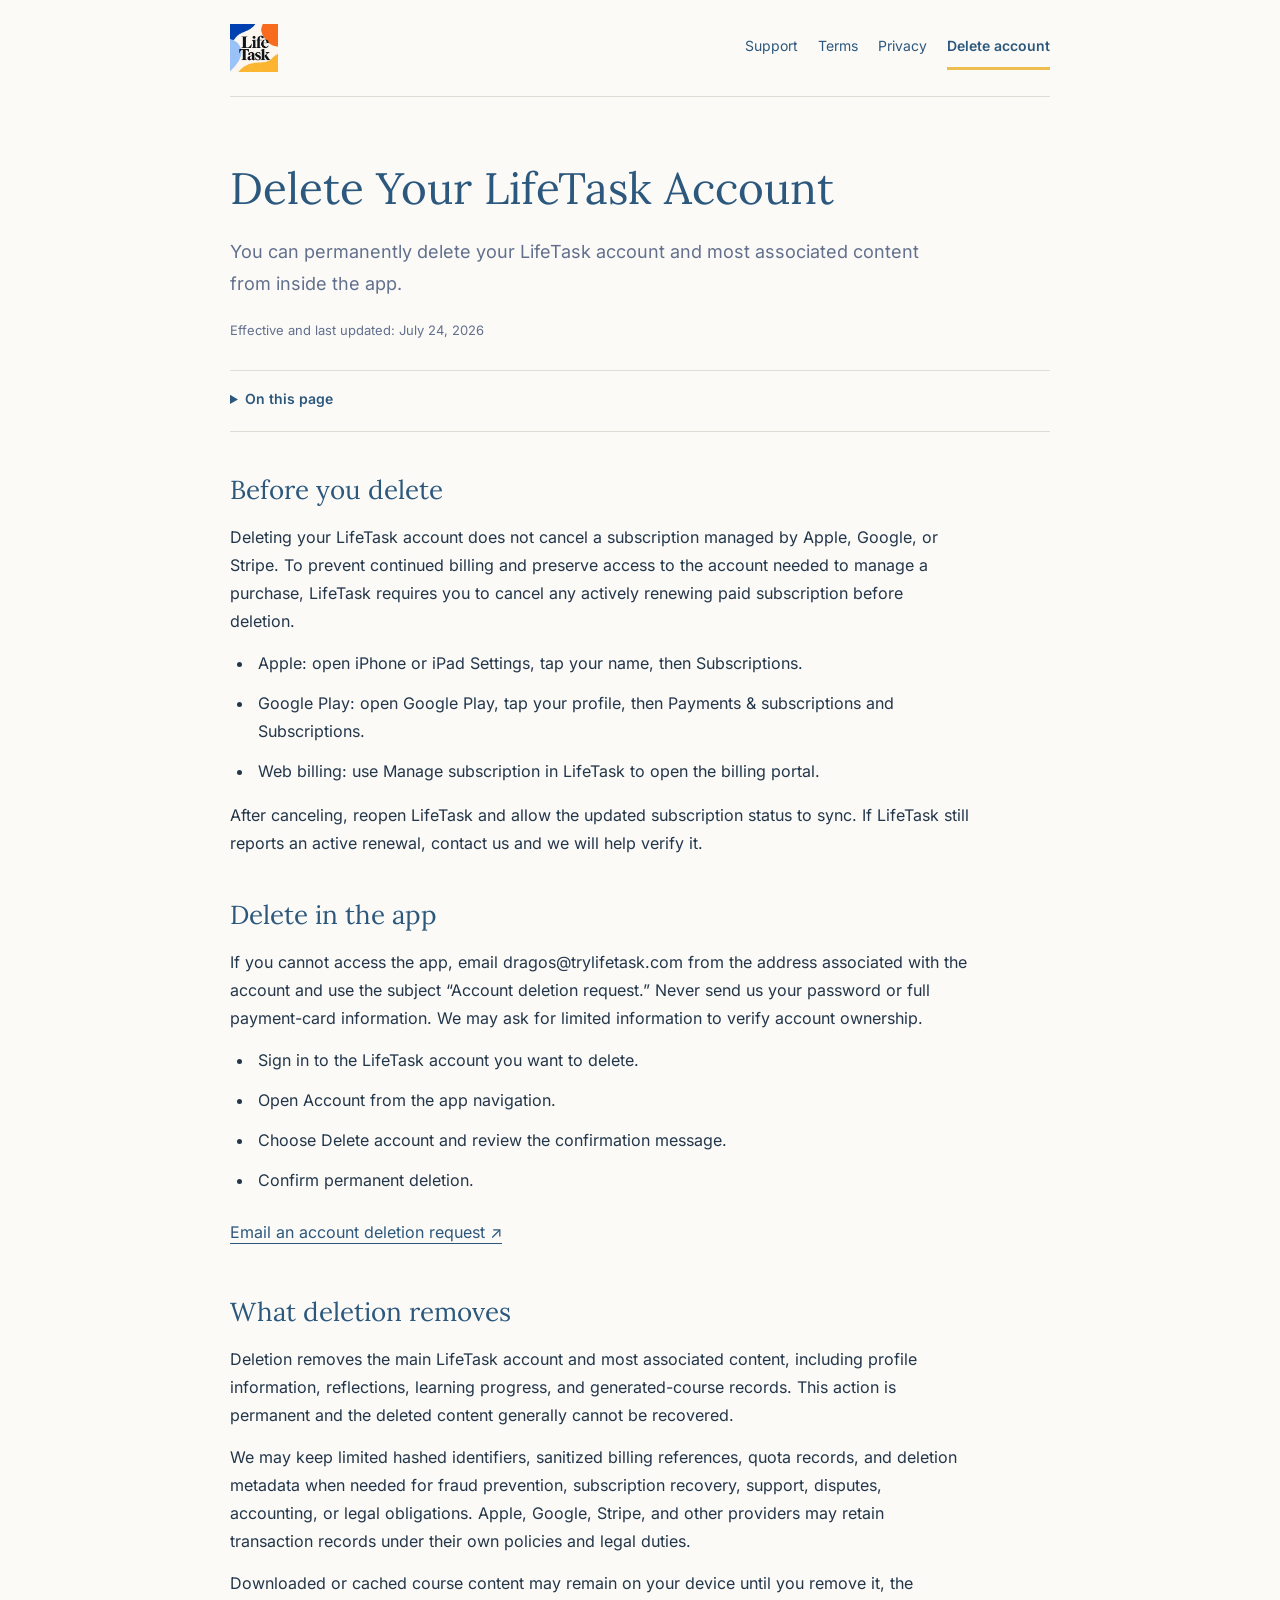
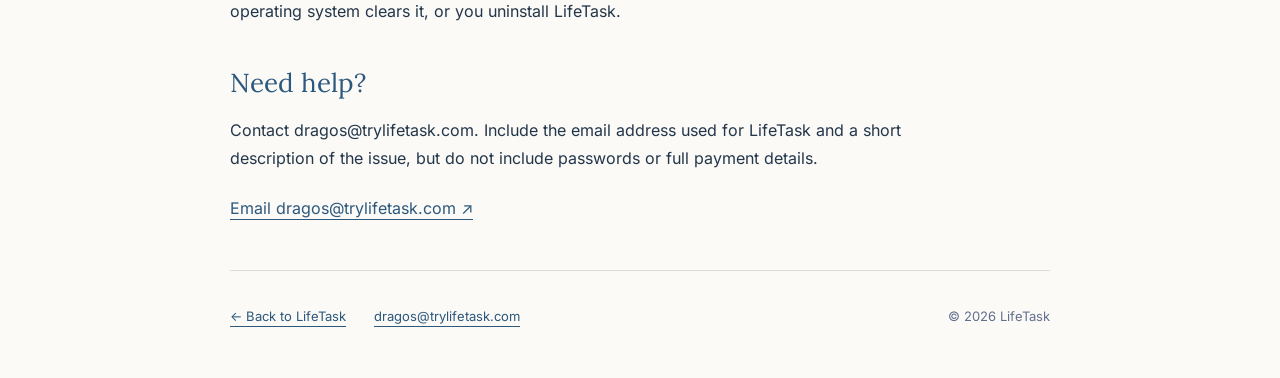
<file: delete-account.html>
<!doctype html>
<html lang="en"><head><meta charset="utf-8"><meta name="viewport" content="width=device-width,initial-scale=1"><title>Delete Your LifeTask Account | LifeTask</title><meta name="description" content="You can permanently delete your LifeTask account and most associated content from inside the app."><link rel="icon" href="assets/atelier-v6-20260910/lifetask-logo-v2.webp"><link rel="stylesheet" href="palette.css?v=48">
<link rel="stylesheet" href="legal.css"></head>
<body><a class="skip-link" href="#document">Skip to document</a><div class="legal-shell"><header class="legal-header"><a href="/" class="legal-brand" aria-label="LifeTask home"><img src="assets/atelier-v6-20260910/lifetask-logo-v2.webp" width="48" height="48" alt="LifeTask"></a><nav aria-label="Legal pages"><a href="/support.html">Support</a><a href="/terms.html">Terms</a><a href="/privacy.html">Privacy</a><a href="/delete-account.html" aria-current="page">Delete account</a></nav></header><main id="document"><div class="legal-intro"><h1>Delete Your LifeTask Account</h1><p class="legal-description">You can permanently delete your LifeTask account and most associated content from inside the app.</p><p class="legal-date">Effective and last updated: July 24, 2026</p></div><details class="legal-contents"><summary>On this page</summary><ol><li><a href="#section-1">Before you delete</a></li><li><a href="#section-2">Delete in the app</a></li><li><a href="#section-3">What deletion removes</a></li><li><a href="#section-4">Need help?</a></li></ol></details><article><section id="section-1" aria-labelledby="heading-1"><h2 id="heading-1">Before you delete</h2><p>Deleting your LifeTask account does not cancel a subscription managed by Apple, Google, or Stripe. To prevent continued billing and preserve access to the account needed to manage a purchase, LifeTask requires you to cancel any actively renewing paid subscription before deletion.</p><ul><li>Apple: open iPhone or iPad Settings, tap your name, then Subscriptions.</li><li>Google Play: open Google Play, tap your profile, then Payments &amp; subscriptions and Subscriptions.</li><li>Web billing: use Manage subscription in LifeTask to open the billing portal.</li></ul><p>After canceling, reopen LifeTask and allow the updated subscription status to sync. If LifeTask still reports an active renewal, contact us and we will help verify it.</p></section>
<section id="section-2" aria-labelledby="heading-2"><h2 id="heading-2">Delete in the app</h2><p>If you cannot access the app, email dragos@trylifetask.com from the address associated with the account and use the subject “Account deletion request.” Never send us your password or full payment-card information. We may ask for limited information to verify account ownership.</p><ul><li>Sign in to the LifeTask account you want to delete.</li><li>Open Account from the app navigation.</li><li>Choose Delete account and review the confirmation message.</li><li>Confirm permanent deletion.</li></ul><div class="document-links"><a href="mailto:dragos@trylifetask.com?subject=Account%20deletion%20request">Email an account deletion request <span aria-hidden="true">↗</span></a></div></section>
<section id="section-3" aria-labelledby="heading-3"><h2 id="heading-3">What deletion removes</h2><p>Deletion removes the main LifeTask account and most associated content, including profile information, reflections, learning progress, and generated-course records. This action is permanent and the deleted content generally cannot be recovered.</p><p>We may keep limited hashed identifiers, sanitized billing references, quota records, and deletion metadata when needed for fraud prevention, subscription recovery, support, disputes, accounting, or legal obligations. Apple, Google, Stripe, and other providers may retain transaction records under their own policies and legal duties.</p><p>Downloaded or cached course content may remain on your device until you remove it, the operating system clears it, or you uninstall LifeTask.</p></section>
<section id="section-4" aria-labelledby="heading-4"><h2 id="heading-4">Need help?</h2><p>Contact dragos@trylifetask.com. Include the email address used for LifeTask and a short description of the issue, but do not include passwords or full payment details.</p><div class="document-links"><a href="mailto:dragos@trylifetask.com">Email dragos@trylifetask.com <span aria-hidden="true">↗</span></a></div></section></article></main><footer class="legal-footer"><a href="/">← Back to LifeTask</a><a href="mailto:dragos@trylifetask.com">dragos@trylifetask.com</a><span>© 2026 LifeTask</span></footer></div></body></html>
</file>
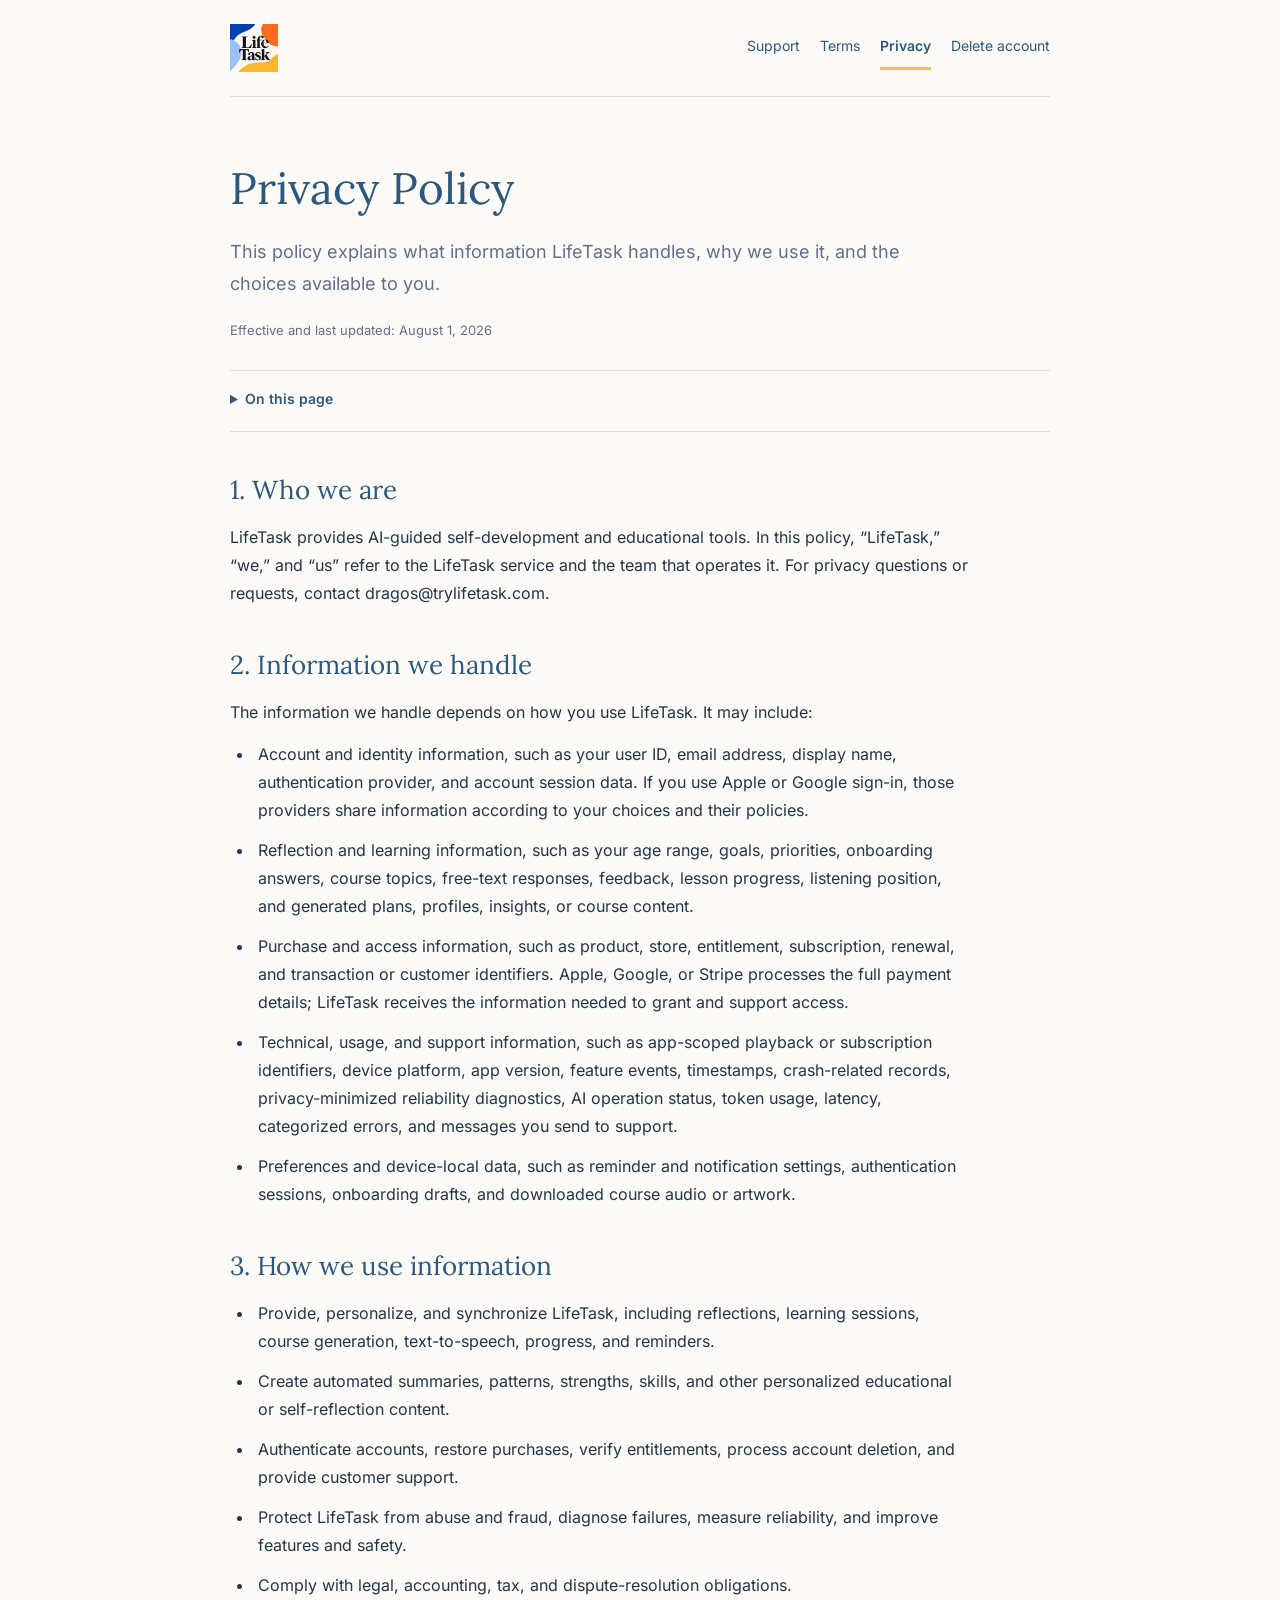
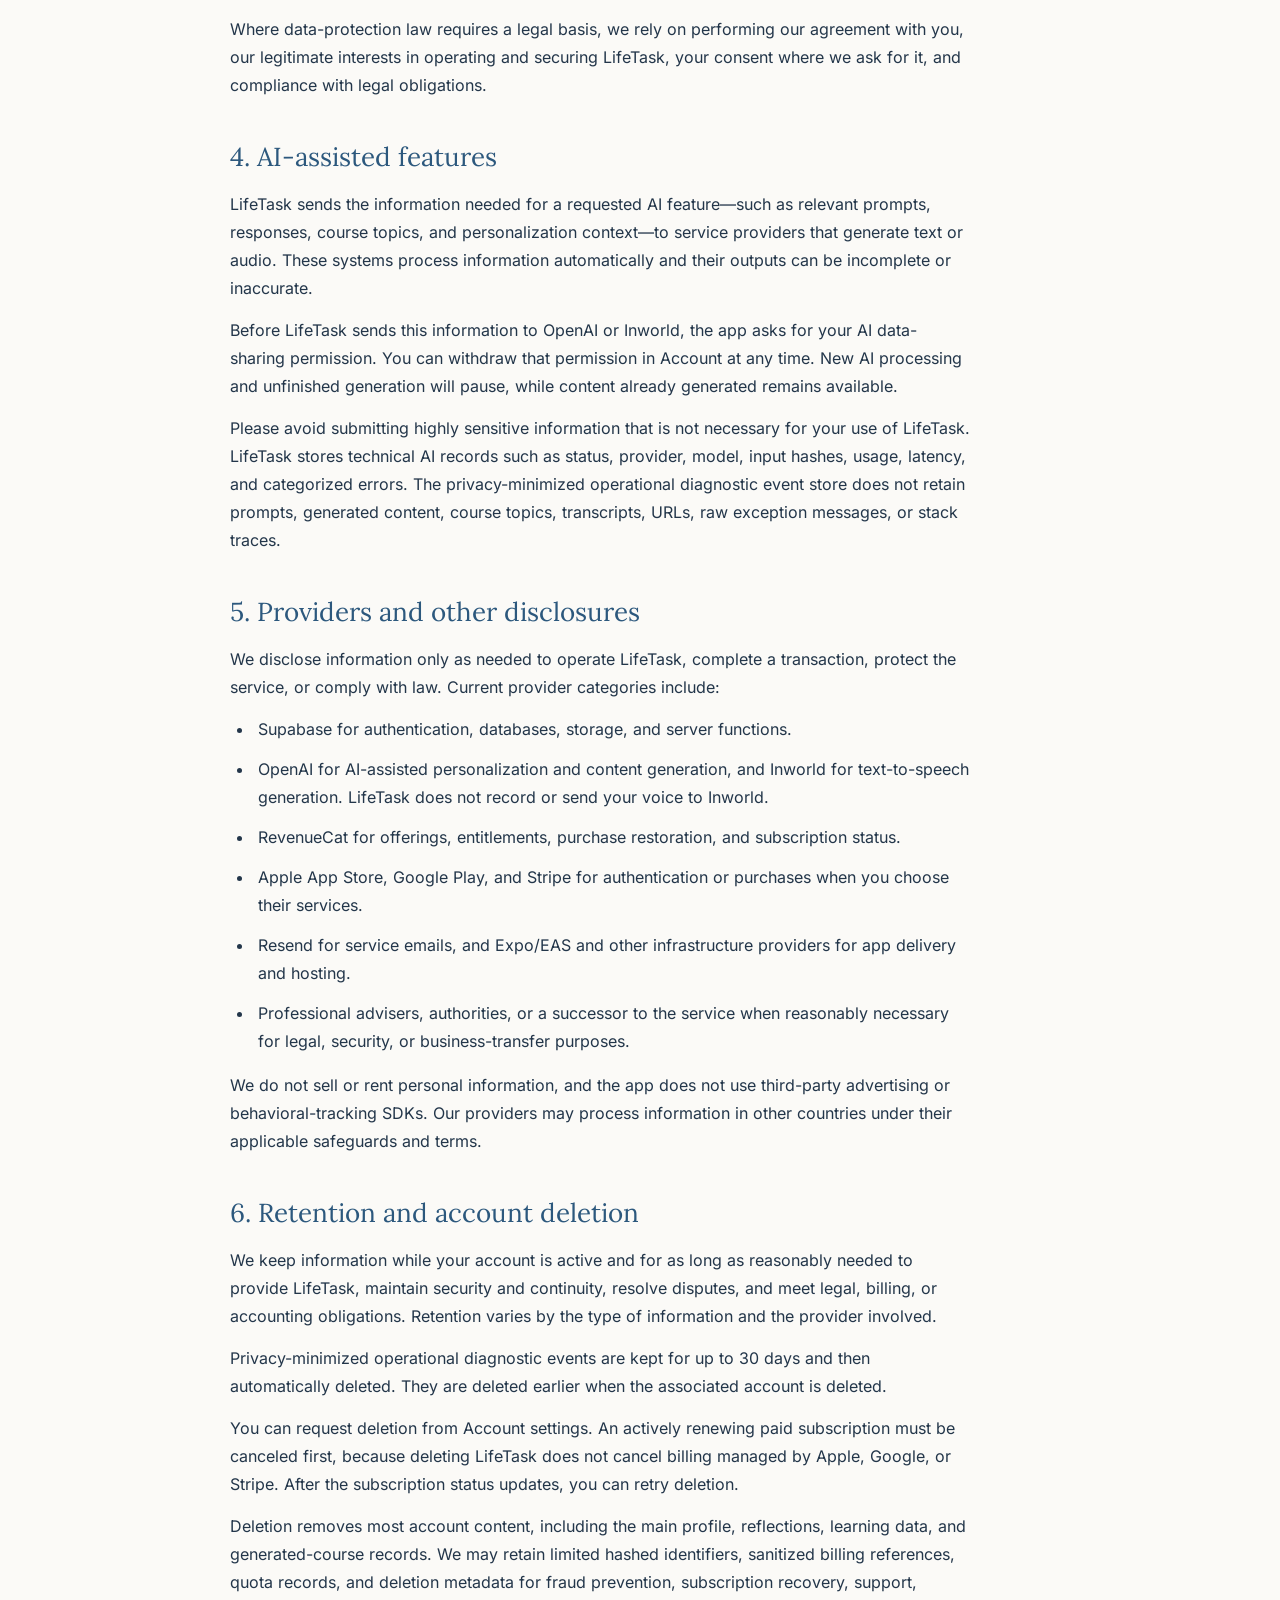
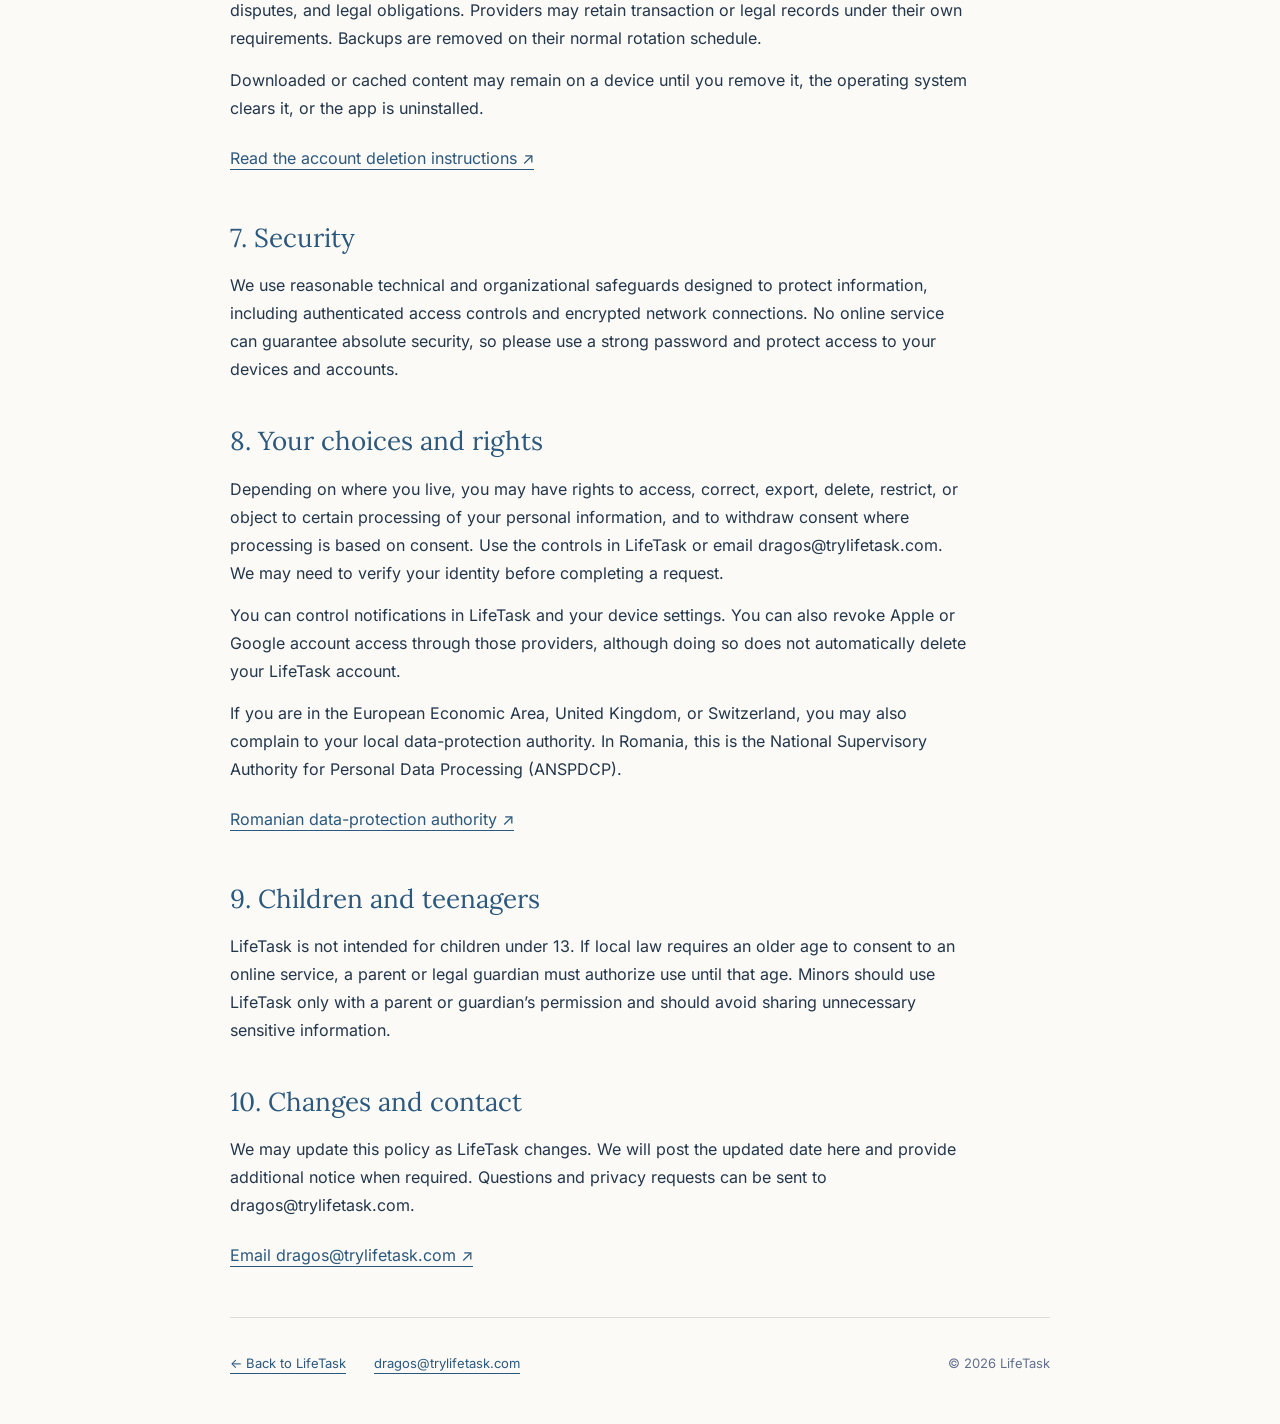
<file: privacy.html>
<!doctype html>
<html lang="en"><head><meta charset="utf-8"><meta name="viewport" content="width=device-width,initial-scale=1"><title>Privacy Policy | LifeTask</title><meta name="description" content="This policy explains what information LifeTask handles, why we use it, and the choices available to you."><link rel="icon" href="assets/atelier-v6-20260910/lifetask-logo-v2.webp"><link rel="stylesheet" href="palette.css?v=48">
<link rel="stylesheet" href="legal.css"></head>
<body><a class="skip-link" href="#document">Skip to document</a><div class="legal-shell"><header class="legal-header"><a href="/" class="legal-brand" aria-label="LifeTask home"><img src="assets/atelier-v6-20260910/lifetask-logo-v2.webp" width="48" height="48" alt="LifeTask"></a><nav aria-label="Legal pages"><a href="/support.html">Support</a><a href="/terms.html">Terms</a><a href="/privacy.html" aria-current="page">Privacy</a><a href="/delete-account.html">Delete account</a></nav></header><main id="document"><div class="legal-intro"><h1>Privacy Policy</h1><p class="legal-description">This policy explains what information LifeTask handles, why we use it, and the choices available to you.</p><p class="legal-date">Effective and last updated: August 1, 2026</p></div><details class="legal-contents"><summary>On this page</summary><ol><li><a href="#section-1">Who we are</a></li><li><a href="#section-2">Information we handle</a></li><li><a href="#section-3">How we use information</a></li><li><a href="#section-4">AI-assisted features</a></li><li><a href="#section-5">Providers and other disclosures</a></li><li><a href="#section-6">Retention and account deletion</a></li><li><a href="#section-7">Security</a></li><li><a href="#section-8">Your choices and rights</a></li><li><a href="#section-9">Children and teenagers</a></li><li><a href="#section-10">Changes and contact</a></li></ol></details><article><section id="section-1" aria-labelledby="heading-1"><h2 id="heading-1">1. Who we are</h2><p>LifeTask provides AI-guided self-development and educational tools. In this policy, “LifeTask,” “we,” and “us” refer to the LifeTask service and the team that operates it. For privacy questions or requests, contact dragos@trylifetask.com.</p></section>
<section id="section-2" aria-labelledby="heading-2"><h2 id="heading-2">2. Information we handle</h2><p>The information we handle depends on how you use LifeTask. It may include:</p><ul><li>Account and identity information, such as your user ID, email address, display name, authentication provider, and account session data. If you use Apple or Google sign-in, those providers share information according to your choices and their policies.</li><li>Reflection and learning information, such as your age range, goals, priorities, onboarding answers, course topics, free-text responses, feedback, lesson progress, listening position, and generated plans, profiles, insights, or course content.</li><li>Purchase and access information, such as product, store, entitlement, subscription, renewal, and transaction or customer identifiers. Apple, Google, or Stripe processes the full payment details; LifeTask receives the information needed to grant and support access.</li><li>Technical, usage, and support information, such as app-scoped playback or subscription identifiers, device platform, app version, feature events, timestamps, crash-related records, privacy-minimized reliability diagnostics, AI operation status, token usage, latency, categorized errors, and messages you send to support.</li><li>Preferences and device-local data, such as reminder and notification settings, authentication sessions, onboarding drafts, and downloaded course audio or artwork.</li></ul></section>
<section id="section-3" aria-labelledby="heading-3"><h2 id="heading-3">3. How we use information</h2><ul><li>Provide, personalize, and synchronize LifeTask, including reflections, learning sessions, course generation, text-to-speech, progress, and reminders.</li><li>Create automated summaries, patterns, strengths, skills, and other personalized educational or self-reflection content.</li><li>Authenticate accounts, restore purchases, verify entitlements, process account deletion, and provide customer support.</li><li>Protect LifeTask from abuse and fraud, diagnose failures, measure reliability, and improve features and safety.</li><li>Comply with legal, accounting, tax, and dispute-resolution obligations.</li></ul><p>Where data-protection law requires a legal basis, we rely on performing our agreement with you, our legitimate interests in operating and securing LifeTask, your consent where we ask for it, and compliance with legal obligations.</p></section>
<section id="section-4" aria-labelledby="heading-4"><h2 id="heading-4">4. AI-assisted features</h2><p>LifeTask sends the information needed for a requested AI feature—such as relevant prompts, responses, course topics, and personalization context—to service providers that generate text or audio. These systems process information automatically and their outputs can be incomplete or inaccurate.</p><p>Before LifeTask sends this information to OpenAI or Inworld, the app asks for your AI data-sharing permission. You can withdraw that permission in Account at any time. New AI processing and unfinished generation will pause, while content already generated remains available.</p><p>Please avoid submitting highly sensitive information that is not necessary for your use of LifeTask. LifeTask stores technical AI records such as status, provider, model, input hashes, usage, latency, and categorized errors. The privacy-minimized operational diagnostic event store does not retain prompts, generated content, course topics, transcripts, URLs, raw exception messages, or stack traces.</p></section>
<section id="section-5" aria-labelledby="heading-5"><h2 id="heading-5">5. Providers and other disclosures</h2><p>We disclose information only as needed to operate LifeTask, complete a transaction, protect the service, or comply with law. Current provider categories include:</p><ul><li>Supabase for authentication, databases, storage, and server functions.</li><li>OpenAI for AI-assisted personalization and content generation, and Inworld for text-to-speech generation. LifeTask does not record or send your voice to Inworld.</li><li>RevenueCat for offerings, entitlements, purchase restoration, and subscription status.</li><li>Apple App Store, Google Play, and Stripe for authentication or purchases when you choose their services.</li><li>Resend for service emails, and Expo/EAS and other infrastructure providers for app delivery and hosting.</li><li>Professional advisers, authorities, or a successor to the service when reasonably necessary for legal, security, or business-transfer purposes.</li></ul><p>We do not sell or rent personal information, and the app does not use third-party advertising or behavioral-tracking SDKs. Our providers may process information in other countries under their applicable safeguards and terms.</p></section>
<section id="section-6" aria-labelledby="heading-6"><h2 id="heading-6">6. Retention and account deletion</h2><p>We keep information while your account is active and for as long as reasonably needed to provide LifeTask, maintain security and continuity, resolve disputes, and meet legal, billing, or accounting obligations. Retention varies by the type of information and the provider involved.</p><p>Privacy-minimized operational diagnostic events are kept for up to 30 days and then automatically deleted. They are deleted earlier when the associated account is deleted.</p><p>You can request deletion from Account settings. An actively renewing paid subscription must be canceled first, because deleting LifeTask does not cancel billing managed by Apple, Google, or Stripe. After the subscription status updates, you can retry deletion.</p><p>Deletion removes most account content, including the main profile, reflections, learning data, and generated-course records. We may retain limited hashed identifiers, sanitized billing references, quota records, and deletion metadata for fraud prevention, subscription recovery, support, disputes, and legal obligations. Providers may retain transaction or legal records under their own requirements. Backups are removed on their normal rotation schedule.</p><p>Downloaded or cached content may remain on a device until you remove it, the operating system clears it, or the app is uninstalled.</p><div class="document-links"><a href="/delete-account.html">Read the account deletion instructions <span aria-hidden="true">↗</span></a></div></section>
<section id="section-7" aria-labelledby="heading-7"><h2 id="heading-7">7. Security</h2><p>We use reasonable technical and organizational safeguards designed to protect information, including authenticated access controls and encrypted network connections. No online service can guarantee absolute security, so please use a strong password and protect access to your devices and accounts.</p></section>
<section id="section-8" aria-labelledby="heading-8"><h2 id="heading-8">8. Your choices and rights</h2><p>Depending on where you live, you may have rights to access, correct, export, delete, restrict, or object to certain processing of your personal information, and to withdraw consent where processing is based on consent. Use the controls in LifeTask or email dragos@trylifetask.com. We may need to verify your identity before completing a request.</p><p>You can control notifications in LifeTask and your device settings. You can also revoke Apple or Google account access through those providers, although doing so does not automatically delete your LifeTask account.</p><p>If you are in the European Economic Area, United Kingdom, or Switzerland, you may also complain to your local data-protection authority. In Romania, this is the National Supervisory Authority for Personal Data Processing (ANSPDCP).</p><div class="document-links"><a href="https://www.dataprotection.ro/">Romanian data-protection authority <span aria-hidden="true">↗</span></a></div></section>
<section id="section-9" aria-labelledby="heading-9"><h2 id="heading-9">9. Children and teenagers</h2><p>LifeTask is not intended for children under 13. If local law requires an older age to consent to an online service, a parent or legal guardian must authorize use until that age. Minors should use LifeTask only with a parent or guardian’s permission and should avoid sharing unnecessary sensitive information.</p></section>
<section id="section-10" aria-labelledby="heading-10"><h2 id="heading-10">10. Changes and contact</h2><p>We may update this policy as LifeTask changes. We will post the updated date here and provide additional notice when required. Questions and privacy requests can be sent to dragos@trylifetask.com.</p><div class="document-links"><a href="mailto:dragos@trylifetask.com">Email dragos@trylifetask.com <span aria-hidden="true">↗</span></a></div></section></article></main><footer class="legal-footer"><a href="/">← Back to LifeTask</a><a href="mailto:dragos@trylifetask.com">dragos@trylifetask.com</a><span>© 2026 LifeTask</span></footer></div></body></html>
</file>
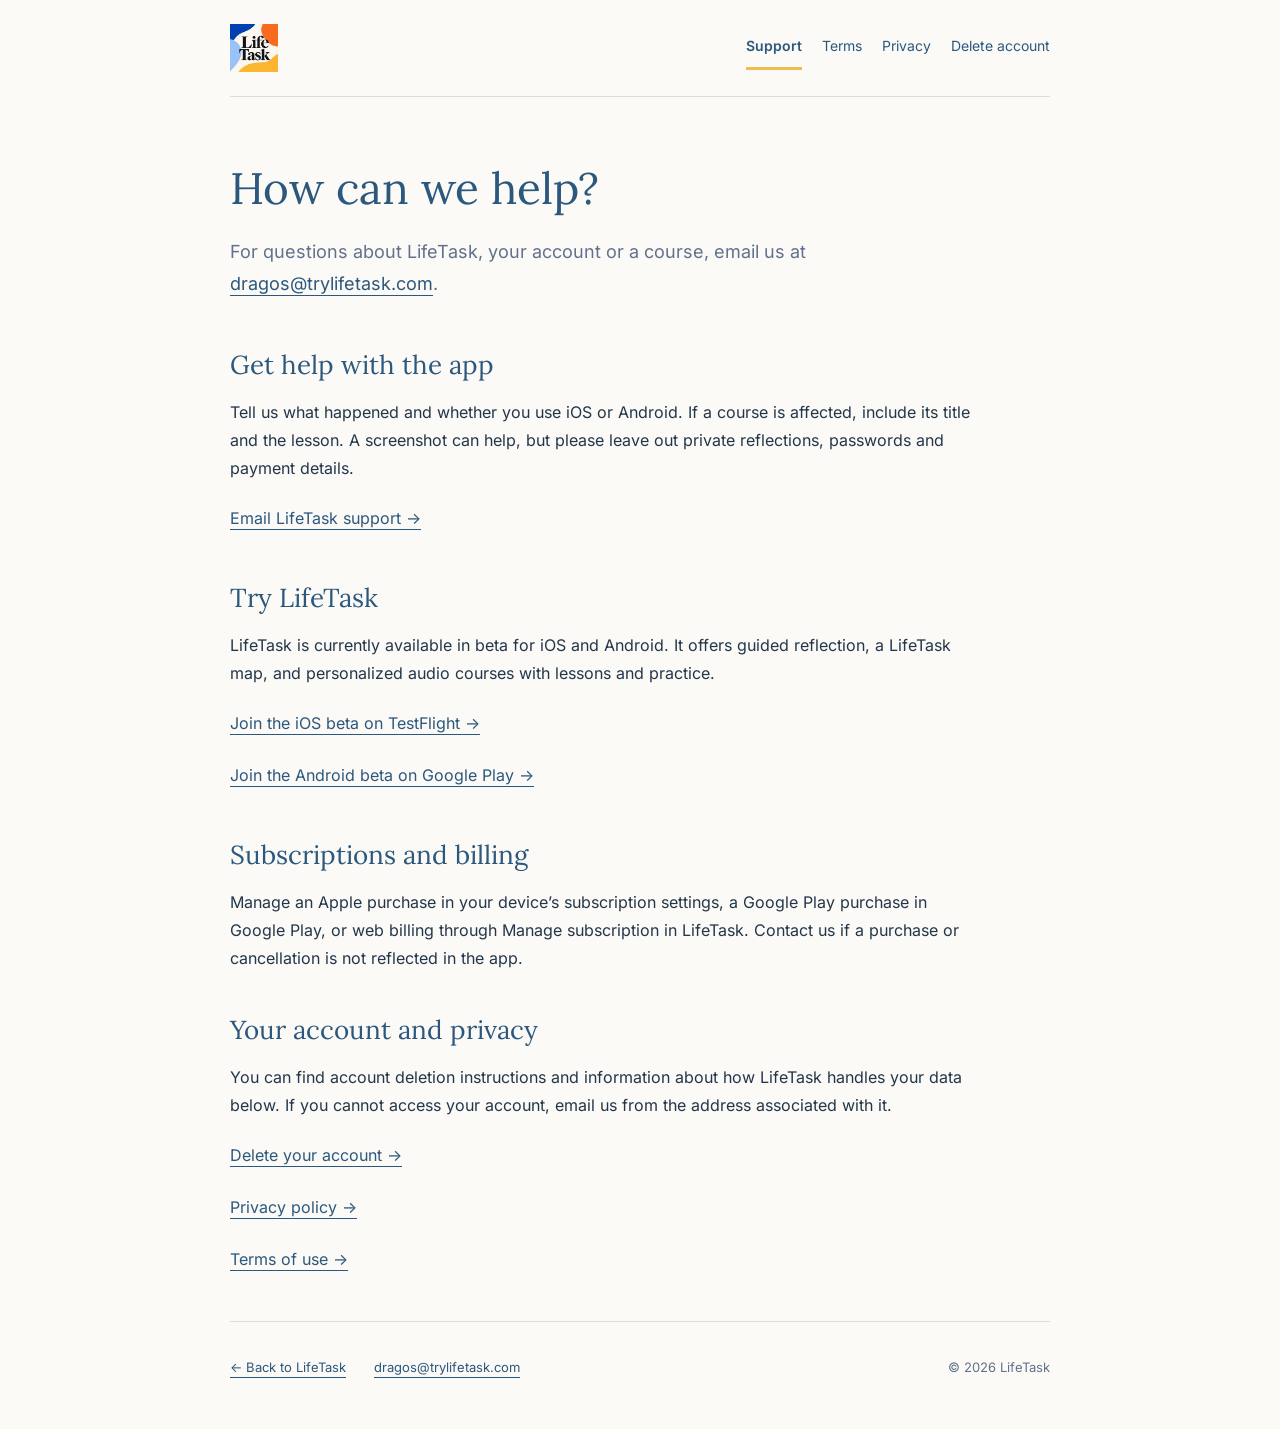
<file: support.html>
<!doctype html><html lang="en"><head><meta charset="utf-8"><meta name="viewport" content="width=device-width,initial-scale=1"><title>Support | LifeTask</title><meta name="description" content="Contact LifeTask for help with your account, guided reflection, courses or subscription."><link rel="icon" href="assets/atelier-v6-20260910/favicon-v2.png"><link rel="stylesheet" href="palette.css?v=48">
<link rel="stylesheet" href="legal.css"></head><body><a class="skip-link" href="#document">Skip to support</a><div class="legal-shell"><header class="legal-header"><a href="/" class="legal-brand" aria-label="LifeTask home"><img src="assets/atelier-v6-20260910/lifetask-logo-v2.webp" width="48" height="48" alt="LifeTask"></a><nav aria-label="Legal pages"><a href="/support.html" aria-current="page">Support</a><a href="/terms.html" >Terms</a><a href="/privacy.html">Privacy</a><a href="/delete-account.html">Delete account</a></nav></header><main id="document"><div class="legal-intro"><h1>How can we help?</h1><p class="legal-description">For questions about LifeTask, your account or a course, email us at <a href="mailto:dragos@trylifetask.com">dragos@trylifetask.com</a>.</p></div><article><section><h2>Get help with the app</h2><p>Tell us what happened and whether you use iOS or Android. If a course is affected, include its title and the lesson. A screenshot can help, but please leave out private reflections, passwords and payment details.</p><div class="document-links"><a href="mailto:dragos@trylifetask.com?subject=LifeTask%20support">Email LifeTask support →</a></div></section><section><h2>Try LifeTask</h2><p>LifeTask is currently available in beta for iOS and Android. It offers guided reflection, a LifeTask map, and personalized audio courses with lessons and practice.</p><div class="document-links"><a href="https://testflight.apple.com/join/gHMTqvFs">Join the iOS beta on TestFlight →</a><a href="https://play.google.com/apps/testing/com.trylifetask.app">Join the Android beta on Google Play →</a></div></section><section><h2>Subscriptions and billing</h2><p>Manage an Apple purchase in your device’s subscription settings, a Google Play purchase in Google Play, or web billing through Manage subscription in LifeTask. Contact us if a purchase or cancellation is not reflected in the app.</p></section><section><h2>Your account and privacy</h2><p>You can find account deletion instructions and information about how LifeTask handles your data below. If you cannot access your account, email us from the address associated with it.</p><div class="document-links"><a href="/delete-account.html">Delete your account →</a><a href="/privacy.html">Privacy policy →</a><a href="/terms.html">Terms of use →</a></div></section></article></main><footer class="legal-footer"><a href="/">← Back to LifeTask</a><a href="mailto:dragos@trylifetask.com">dragos@trylifetask.com</a><span>© 2026 LifeTask</span></footer></div></body></html>
</file>
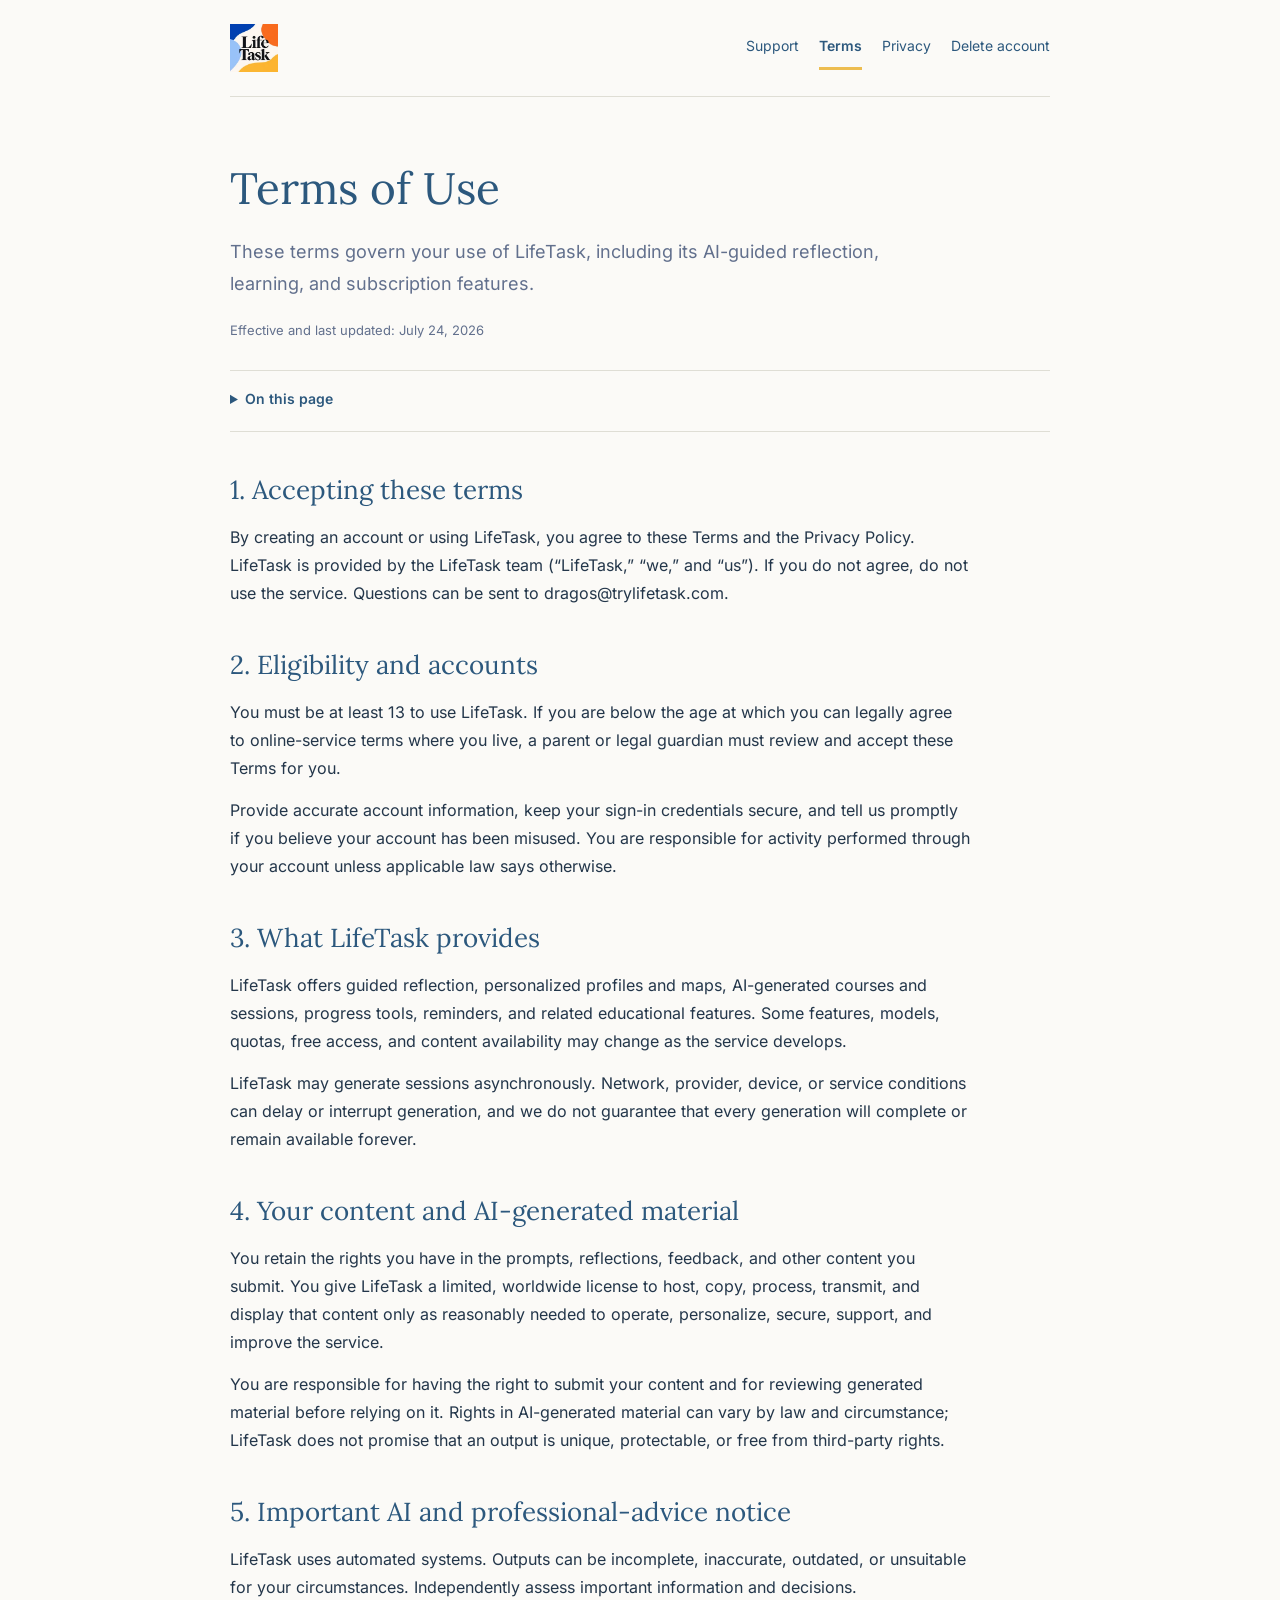
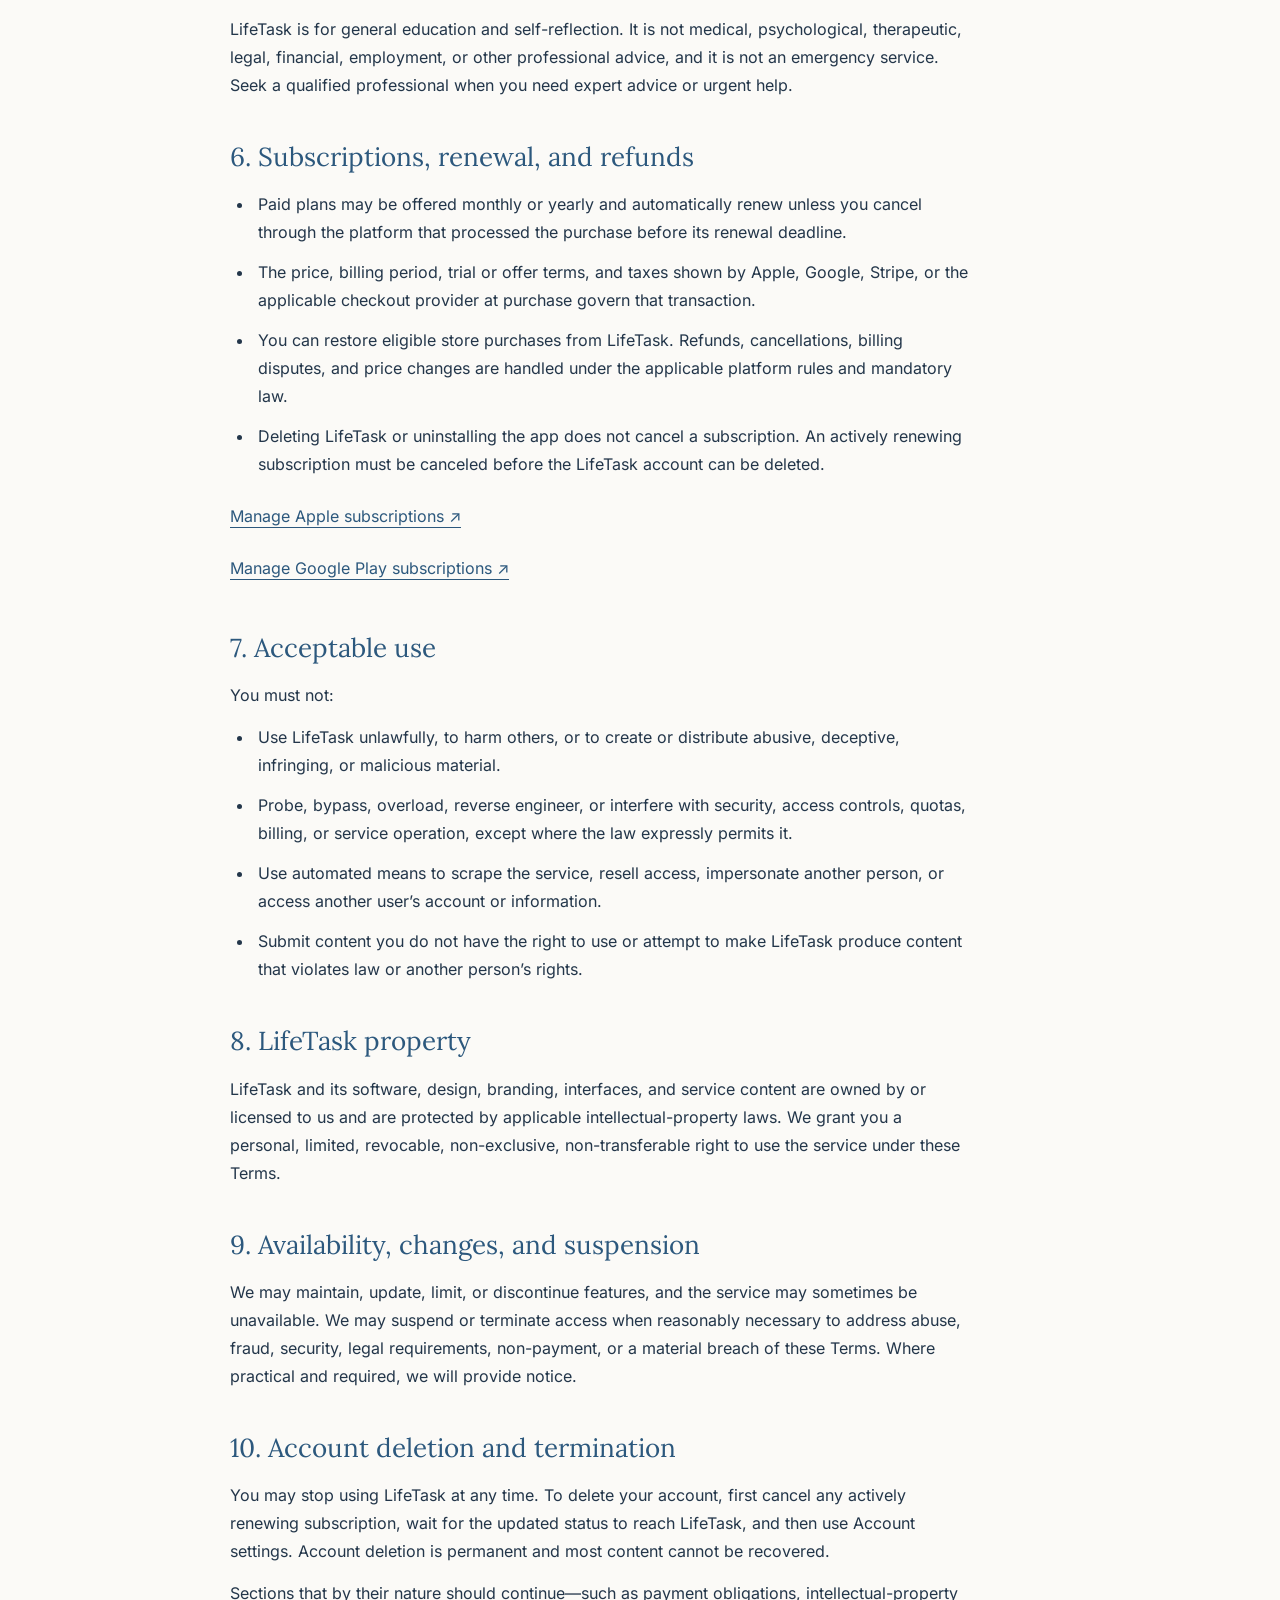
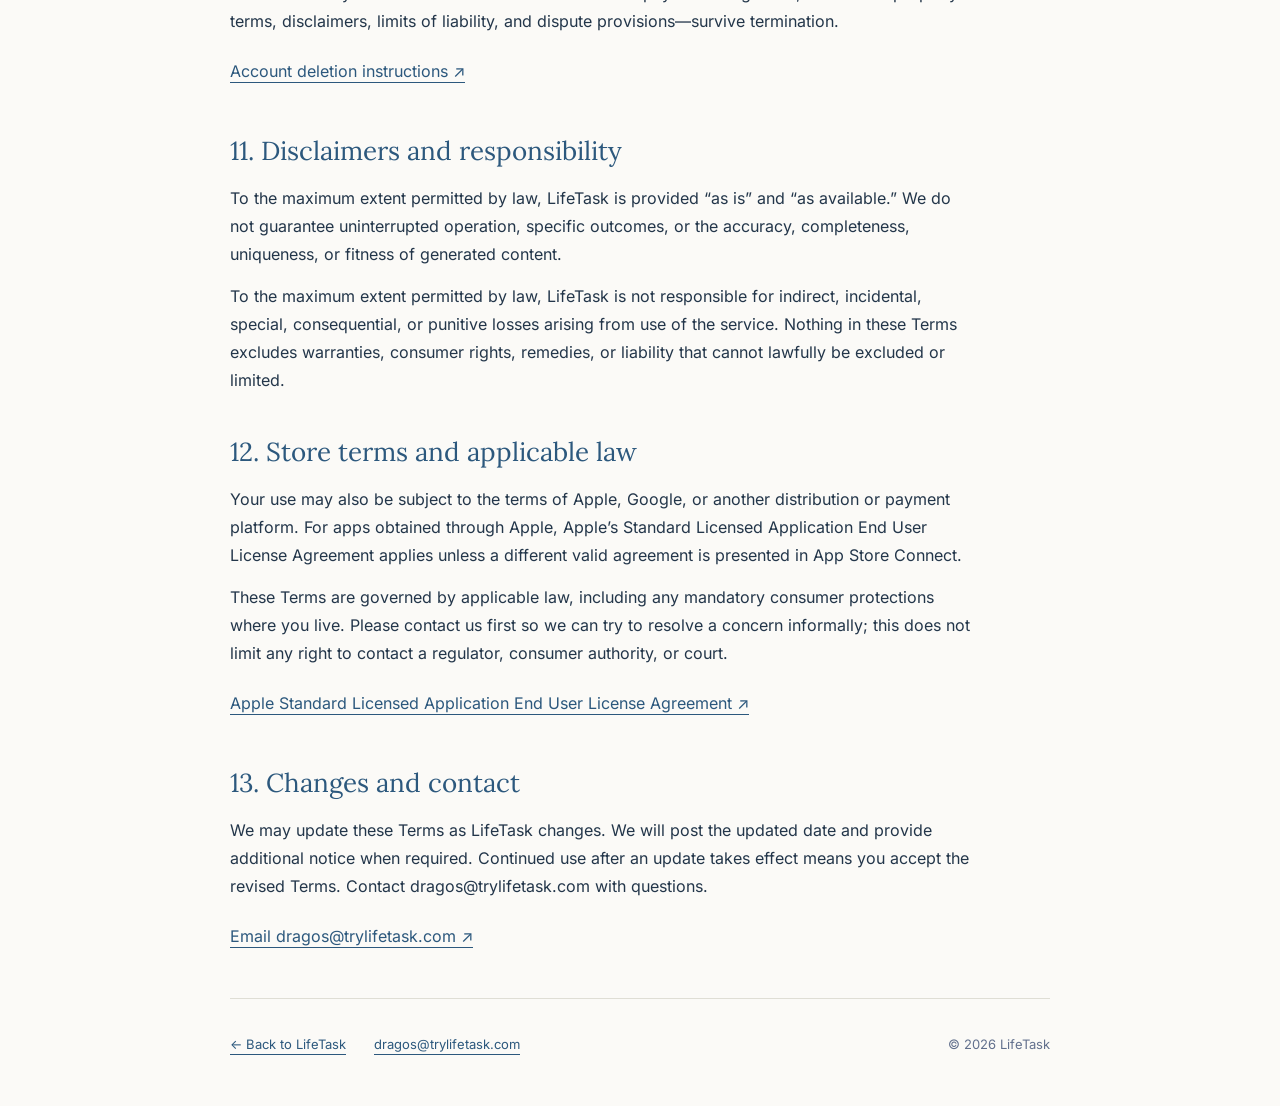
<file: terms.html>
<!doctype html>
<html lang="en"><head><meta charset="utf-8"><meta name="viewport" content="width=device-width,initial-scale=1"><title>Terms of Use | LifeTask</title><meta name="description" content="These terms govern your use of LifeTask, including its AI-guided reflection, learning, and subscription features."><link rel="icon" href="assets/atelier-v6-20260910/lifetask-logo-v2.webp"><link rel="stylesheet" href="palette.css?v=48">
<link rel="stylesheet" href="legal.css"></head>
<body><a class="skip-link" href="#document">Skip to document</a><div class="legal-shell"><header class="legal-header"><a href="/" class="legal-brand" aria-label="LifeTask home"><img src="assets/atelier-v6-20260910/lifetask-logo-v2.webp" width="48" height="48" alt="LifeTask"></a><nav aria-label="Legal pages"><a href="/support.html">Support</a><a href="/terms.html" aria-current="page">Terms</a><a href="/privacy.html">Privacy</a><a href="/delete-account.html">Delete account</a></nav></header><main id="document"><div class="legal-intro"><h1>Terms of Use</h1><p class="legal-description">These terms govern your use of LifeTask, including its AI-guided reflection, learning, and subscription features.</p><p class="legal-date">Effective and last updated: July 24, 2026</p></div><details class="legal-contents"><summary>On this page</summary><ol><li><a href="#section-1">Accepting these terms</a></li><li><a href="#section-2">Eligibility and accounts</a></li><li><a href="#section-3">What LifeTask provides</a></li><li><a href="#section-4">Your content and AI-generated material</a></li><li><a href="#section-5">Important AI and professional-advice notice</a></li><li><a href="#section-6">Subscriptions, renewal, and refunds</a></li><li><a href="#section-7">Acceptable use</a></li><li><a href="#section-8">LifeTask property</a></li><li><a href="#section-9">Availability, changes, and suspension</a></li><li><a href="#section-10">Account deletion and termination</a></li><li><a href="#section-11">Disclaimers and responsibility</a></li><li><a href="#section-12">Store terms and applicable law</a></li><li><a href="#section-13">Changes and contact</a></li></ol></details><article><section id="section-1" aria-labelledby="heading-1"><h2 id="heading-1">1. Accepting these terms</h2><p>By creating an account or using LifeTask, you agree to these Terms and the Privacy Policy. LifeTask is provided by the LifeTask team (“LifeTask,” “we,” and “us”). If you do not agree, do not use the service. Questions can be sent to dragos@trylifetask.com.</p></section>
<section id="section-2" aria-labelledby="heading-2"><h2 id="heading-2">2. Eligibility and accounts</h2><p>You must be at least 13 to use LifeTask. If you are below the age at which you can legally agree to online-service terms where you live, a parent or legal guardian must review and accept these Terms for you.</p><p>Provide accurate account information, keep your sign-in credentials secure, and tell us promptly if you believe your account has been misused. You are responsible for activity performed through your account unless applicable law says otherwise.</p></section>
<section id="section-3" aria-labelledby="heading-3"><h2 id="heading-3">3. What LifeTask provides</h2><p>LifeTask offers guided reflection, personalized profiles and maps, AI-generated courses and sessions, progress tools, reminders, and related educational features. Some features, models, quotas, free access, and content availability may change as the service develops.</p><p>LifeTask may generate sessions asynchronously. Network, provider, device, or service conditions can delay or interrupt generation, and we do not guarantee that every generation will complete or remain available forever.</p></section>
<section id="section-4" aria-labelledby="heading-4"><h2 id="heading-4">4. Your content and AI-generated material</h2><p>You retain the rights you have in the prompts, reflections, feedback, and other content you submit. You give LifeTask a limited, worldwide license to host, copy, process, transmit, and display that content only as reasonably needed to operate, personalize, secure, support, and improve the service.</p><p>You are responsible for having the right to submit your content and for reviewing generated material before relying on it. Rights in AI-generated material can vary by law and circumstance; LifeTask does not promise that an output is unique, protectable, or free from third-party rights.</p></section>
<section id="section-5" aria-labelledby="heading-5"><h2 id="heading-5">5. Important AI and professional-advice notice</h2><p>LifeTask uses automated systems. Outputs can be incomplete, inaccurate, outdated, or unsuitable for your circumstances. Independently assess important information and decisions.</p><p>LifeTask is for general education and self-reflection. It is not medical, psychological, therapeutic, legal, financial, employment, or other professional advice, and it is not an emergency service. Seek a qualified professional when you need expert advice or urgent help.</p></section>
<section id="section-6" aria-labelledby="heading-6"><h2 id="heading-6">6. Subscriptions, renewal, and refunds</h2><ul><li>Paid plans may be offered monthly or yearly and automatically renew unless you cancel through the platform that processed the purchase before its renewal deadline.</li><li>The price, billing period, trial or offer terms, and taxes shown by Apple, Google, Stripe, or the applicable checkout provider at purchase govern that transaction.</li><li>You can restore eligible store purchases from LifeTask. Refunds, cancellations, billing disputes, and price changes are handled under the applicable platform rules and mandatory law.</li><li>Deleting LifeTask or uninstalling the app does not cancel a subscription. An actively renewing subscription must be canceled before the LifeTask account can be deleted.</li></ul><div class="document-links"><a href="https://apps.apple.com/account/subscriptions">Manage Apple subscriptions <span aria-hidden="true">↗</span></a><a href="https://play.google.com/store/account/subscriptions">Manage Google Play subscriptions <span aria-hidden="true">↗</span></a></div></section>
<section id="section-7" aria-labelledby="heading-7"><h2 id="heading-7">7. Acceptable use</h2><p>You must not:</p><ul><li>Use LifeTask unlawfully, to harm others, or to create or distribute abusive, deceptive, infringing, or malicious material.</li><li>Probe, bypass, overload, reverse engineer, or interfere with security, access controls, quotas, billing, or service operation, except where the law expressly permits it.</li><li>Use automated means to scrape the service, resell access, impersonate another person, or access another user’s account or information.</li><li>Submit content you do not have the right to use or attempt to make LifeTask produce content that violates law or another person’s rights.</li></ul></section>
<section id="section-8" aria-labelledby="heading-8"><h2 id="heading-8">8. LifeTask property</h2><p>LifeTask and its software, design, branding, interfaces, and service content are owned by or licensed to us and are protected by applicable intellectual-property laws. We grant you a personal, limited, revocable, non-exclusive, non-transferable right to use the service under these Terms.</p></section>
<section id="section-9" aria-labelledby="heading-9"><h2 id="heading-9">9. Availability, changes, and suspension</h2><p>We may maintain, update, limit, or discontinue features, and the service may sometimes be unavailable. We may suspend or terminate access when reasonably necessary to address abuse, fraud, security, legal requirements, non-payment, or a material breach of these Terms. Where practical and required, we will provide notice.</p></section>
<section id="section-10" aria-labelledby="heading-10"><h2 id="heading-10">10. Account deletion and termination</h2><p>You may stop using LifeTask at any time. To delete your account, first cancel any actively renewing subscription, wait for the updated status to reach LifeTask, and then use Account settings. Account deletion is permanent and most content cannot be recovered.</p><p>Sections that by their nature should continue—such as payment obligations, intellectual-property terms, disclaimers, limits of liability, and dispute provisions—survive termination.</p><div class="document-links"><a href="/delete-account.html">Account deletion instructions <span aria-hidden="true">↗</span></a></div></section>
<section id="section-11" aria-labelledby="heading-11"><h2 id="heading-11">11. Disclaimers and responsibility</h2><p>To the maximum extent permitted by law, LifeTask is provided “as is” and “as available.” We do not guarantee uninterrupted operation, specific outcomes, or the accuracy, completeness, uniqueness, or fitness of generated content.</p><p>To the maximum extent permitted by law, LifeTask is not responsible for indirect, incidental, special, consequential, or punitive losses arising from use of the service. Nothing in these Terms excludes warranties, consumer rights, remedies, or liability that cannot lawfully be excluded or limited.</p></section>
<section id="section-12" aria-labelledby="heading-12"><h2 id="heading-12">12. Store terms and applicable law</h2><p>Your use may also be subject to the terms of Apple, Google, or another distribution or payment platform. For apps obtained through Apple, Apple’s Standard Licensed Application End User License Agreement applies unless a different valid agreement is presented in App Store Connect.</p><p>These Terms are governed by applicable law, including any mandatory consumer protections where you live. Please contact us first so we can try to resolve a concern informally; this does not limit any right to contact a regulator, consumer authority, or court.</p><div class="document-links"><a href="https://www.apple.com/legal/internet-services/itunes/dev/stdeula/">Apple Standard Licensed Application End User License Agreement <span aria-hidden="true">↗</span></a></div></section>
<section id="section-13" aria-labelledby="heading-13"><h2 id="heading-13">13. Changes and contact</h2><p>We may update these Terms as LifeTask changes. We will post the updated date and provide additional notice when required. Continued use after an update takes effect means you accept the revised Terms. Contact dragos@trylifetask.com with questions.</p><div class="document-links"><a href="mailto:dragos@trylifetask.com">Email dragos@trylifetask.com <span aria-hidden="true">↗</span></a></div></section></article></main><footer class="legal-footer"><a href="/">← Back to LifeTask</a><a href="mailto:dragos@trylifetask.com">dragos@trylifetask.com</a><span>© 2026 LifeTask</span></footer></div></body></html>
</file>
<file: palette.css>
/* Generated from LifeTask lib/palette.json. UI colours share the app palette. */
:root{
  --lt-blue:#2C587D;
  --lt-blue-rgb:44 88 125;
  --lt-blue-interactive:#35668F;
  --lt-blue-interactive-rgb:53 102 143;
  --lt-ink:#23364A;
  --lt-ink-rgb:35 54 74;
  --lt-muted:#62708D;
  --lt-muted-rgb:98 112 141;
  --lt-cream:#FCFAF6;
  --lt-cream-rgb:252 250 246;
  --lt-card:#FFFDF8;
  --lt-card-rgb:255 253 248;
  --lt-paper:#FFFEFA;
  --lt-paper-rgb:255 254 250;
  --lt-gold:#E6A434;
  --lt-gold-rgb:230 164 52;
  --lt-gold-bright:#F2B84B;
  --lt-gold-bright-rgb:242 184 75;
  --lt-orange:#F47F24;
  --lt-orange-rgb:244 127 36;
  --lt-line:#E6E2DA;
  --lt-line-rgb:230 226 218;
  --lt-blue-soft:#EDF4FF;
  --lt-blue-soft-rgb:237 244 255;
  --lt-gold-soft:#FFF5DF;
  --lt-gold-soft-rgb:255 245 223;
  --lt-orange-soft:#FFF0E5;
  --lt-orange-soft-rgb:255 240 229;
  --lt-orange-text:#AA4617;
  --lt-orange-text-rgb:170 70 23;
  --lt-gold-text:#805B19;
  --lt-gold-text-rgb:128 91 25;
  --lt-success:#23845B;
  --lt-success-rgb:35 132 91;
  --lt-danger:#A33D36;
  --lt-danger-rgb:163 61 54;
  --lt-white:#FFFFFF;
  --lt-white-rgb:255 255 255;
  --lt-black:#000000;
  --lt-black-rgb:0 0 0;
  --lt-brand-blue:#064AB1;
  --lt-brand-blue-rgb:6 74 177;
  --lt-brand-sky:#9BC8FA;
  --lt-brand-sky-rgb:155 200 250;
  --lt-brand-orange:#FF8B2D;
  --lt-brand-orange-rgb:255 139 45;
  --lt-brand-yellow:#FFD255;
  --lt-brand-yellow-rgb:255 210 85;
  --lt-brand-ink:#111315;
  --lt-brand-ink-rgb:17 19 21;
  --lt-transcript-inactive:#9AA5AE;
  --lt-transcript-inactive-rgb:154 165 174;
}

/* Derived UI surfaces from app lib/palette.ts, using the same channel rounding. */
:root{
--lt-secondary-text:#596884;
--lt-assistant:#F3EFE7;
--lt-border:#D3D5D5;
--lt-disabled:#AAB1BE;
--lt-blue-border:#BFCFE0;
--lt-blue-wash:#E4E8EA;
--lt-blue-selected:#CED8DE;
--lt-orange-border:#E9C4AF;
--lt-gold-border:#DFCFAE;
--lt-success-soft:#EBF2EA;
--lt-success-border:#B2D3C1;
--lt-danger-soft:#F8EEE8;
--lt-danger-border:#DFBAB4;
--lt-sky:#ADC2D8;
--lt-sand:#F8DEAF;
}
</file>
<file: atelier.css>
@font-face{font-display:swap;font-family:Lora;src:url('assets/scroll-v10/Lora_400Regular.woff2')}@font-face{font-display:swap;font-family:Lora;src:url('assets/scroll-v10/Lora_400Regular_Italic.woff2');font-style:italic}@font-face{font-display:swap;font-family:Inter;src:url('assets/scroll-v10/Inter_400Regular.woff2')}@font-face{font-display:swap;font-family:Inter;src:url('assets/scroll-v10/Inter_600SemiBold.woff2');font-weight:600}
:root{--cream:#fcfaf6;--blue:var(--lt-blue);--muted:var(--lt-muted);--ink:var(--lt-ink);--orange:#f47f24;--line:#dedfd8;--serif:Lora,Georgia,serif;--sans:Inter,Arial,sans-serif}*{box-sizing:border-box}html{scroll-behavior:smooth;scroll-padding-top:115px}body{margin:0;background:var(--cream);color:var(--blue);font:16px/1.85 var(--sans)}h1,h2,h3,h4,p,figure,blockquote{margin:0}h1,h2,h3{font-family:var(--serif);font-weight:400;letter-spacing:-.04em;line-height:1.17}h2{font-size:clamp(38px,4.2vw,62px)}h3{font-size:28px}p{color:var(--muted)}a{color:inherit;text-decoration:none}button{font:inherit;color:inherit;cursor:pointer;background:none;border:0}a,button{-webkit-tap-highlight-color:transparent}button:focus-visible,a:focus-visible,summary:focus-visible{outline:3px solid var(--orange);outline-offset:5px}img,video{display:block;max-width:100%}svg{width:24px;height:24px;fill:none;stroke:currentColor;stroke-width:1.7}button svg,a svg{flex-shrink:0}.svg-defs{position:absolute;width:0;height:0;overflow:hidden}.wrap{width:min(1260px,calc(100% - 112px));margin-inline:auto}.section{padding-block:110px}.site-header{position:sticky;top:0;z-index:20;background:#fcfaf6f5;backdrop-filter:blur(12px);border-bottom:1px solid #e8e6e0}.nav{height:88px;display:flex;align-items:center;gap:26px}.brand img{width:52px;height:52px;border-radius:13px}.nav-links{margin-left:auto;display:flex;gap:28px;align-items:center;font-size:14px}.nav-links a:hover{text-decoration:underline;text-underline-offset:7px}.nav-stores,.menu-toggle{display:none}.button{display:inline-flex;align-items:center;justify-content:center;gap:26px;min-height:54px;padding:13px 26px;border-radius:10px;font-size:14px;font-weight:600;transition:transform .2s,background .2s}.button:hover{transform:translateY(-3px)}.button.primary{background:var(--blue);color:white}.button.secondary{border:1px solid #d8cbb6}.button.golden{background:#f7c958;color:var(--ink)}.text-link{display:inline-flex;gap:20px;align-items:center;padding:12px 0;margin-top:18px;font-size:15px;font-weight:600}.text-link:hover{text-decoration:underline;text-underline-offset:7px}.hero{text-align:center;padding:65px 0 40px;overflow:hidden}.hero h1{font-size:clamp(60px,6.5vw,94px);line-height:1.06;letter-spacing:-.055em;position:relative;width:fit-content;margin:auto}.hero-underline{position:absolute;width:190px;height:18px;stroke:var(--orange);stroke-width:2.5;bottom:-13px;right:-20px}.hero-lede{font-size:17px;line-height:1.8;margin:28px auto 23px}.hero-actions{display:flex;justify-content:center;gap:15px}.hero-art.painted-scene{width:min(990px,calc(100% - 40px));margin:32px auto 0}.painted-art{width:100%;height:auto;mix-blend-mode:multiply}.hero-downloads{display:flex;justify-content:center;align-items:center;gap:26px;border-top:1px solid var(--line);padding-top:24px;margin-top:22px;max-width:680px}.store-links{display:flex;align-items:center;gap:16px}.store-links img{height:31px;width:auto}.store-links img.google-badge{height:47px;margin:-8px}.beta-note{font-size:12px;max-width:185px;text-align:left;line-height:1.6}.feature{display:grid;grid-template-columns:1fr 1fr;align-items:center;gap:95px}.feature-copy>p{max-width:500px;margin-top:27px;line-height:1.9}.feature-copy h2{margin-bottom:12px}.overview-feature{padding-top:115px}.app-demo{width:100%;min-width:0;align-self:start}.app-tabs{display:flex;flex-wrap:wrap;justify-content:center;gap:4px 22px;margin:0 auto 28px;min-height:51px;align-items:center}.app-tabs button{padding:10px 0;font-size:15px;line-height:1.5;border-bottom:2px solid transparent;white-space:nowrap}.app-tabs button[aria-selected=true]{border-color:var(--orange);color:var(--blue);font-weight:600}.app-tabs button:hover{border-color:#f5bf93}.app-tabs:has(button:only-child){min-height:0;margin-bottom:22px}.app-tabs button:only-child{cursor:default;border-bottom:0;font-size:18px;font-family:var(--serif);font-weight:400}.app-canvas{width:min(100%,344px);aspect-ratio:720/1398;margin-inline:auto;position:relative;background:var(--cream);border:0;overflow:visible}.app-canvas img,.app-canvas video{position:absolute;inset:0;width:100%;height:100%;object-fit:contain;object-position:center;border-radius:13px}.app-tools{width:min(100%,344px);margin:13px auto 0;display:flex;justify-content:space-between;align-items:center;min-height:38px}.app-tools button{font-size:13px;text-decoration:underline;text-underline-offset:5px;padding:7px 0}.media-expand{margin-left:auto}.app-pagination{display:flex;justify-content:space-between;align-items:center;gap:16px;margin:13px auto 0;max-width:400px;border-top:1px solid var(--line);padding-top:14px}.app-pagination button{padding:8px 0;font-size:14px}.app-pagination button:disabled{opacity:.3;cursor:default}.page-count{font-size:13px;color:var(--muted)}.system{padding-top:85px;padding-bottom:95px}.section-heading{display:flex;justify-content:space-between;gap:35px;align-items:end}.section-heading>p{max-width:350px}.system-grid{display:grid;grid-template-columns:repeat(4,1fr);gap:35px;margin-top:35px}.system-card{position:relative}.system-card h3{font-size:25px;letter-spacing:-.035em;margin:20px 0 14px}.system-card p{font-size:14px;line-height:1.8}.system-card .card-arrow{margin-top:15px;width:23px;transition:translate .2s}.system-card:hover .card-arrow{translate:6px 0}.tile-painted{height:170px;display:grid;place-items:center}.object-art{width:160px;height:160px;display:block;background:url('assets/atelier-v6-20260910/exploration-objects-v1.png');background-size:200% 200%;mix-blend-mode:multiply;transition:transform .3s}.object-0{background-position:0 0}.object-1{background-position:100% 0}.object-2{background-position:0 100%}.object-3{background-position:100% 100%}.system-card:hover .object-art{transform:rotate(-4deg) translateY(-5px)}.testimonials{padding:55px 0 65px;background:#f3efE5;overflow:hidden}.testimonial-heading{text-align:center;margin-bottom:24px}.sample-label{font-size:13px;color:var(--muted)}.quote-viewport{width:min(850px,calc(100% - 60px));margin:auto;overflow:hidden}.quote-track{display:flex;transition:transform .5s ease}.quote-card{min-width:100%;padding:0 40px;text-align:center;position:relative}.quote-mark{font:75px/1 var(--serif);color:var(--orange);display:block;height:60px}.quote-card blockquote{font:28px/1.6 var(--serif);letter-spacing:-.015em}.quote-card figcaption{display:flex;justify-content:center;align-items:center;margin-top:26px;font-size:13px}.avatar{display:none}.quote-card strong{font-weight:400}.carousel-controls{display:flex;align-items:center;justify-content:center;gap:28px;margin-top:28px}.round-button{display:flex;align-items:center;gap:10px;min-height:44px;font-size:14px}.reverse{transform:rotate(180deg)}.quote-count{font-size:13px;color:var(--muted)}.daily-band{background:#f4f2e9}.daily-band .feature{padding-block:90px}.map-feature{padding-bottom:60px}.traits-section{display:grid;grid-template-columns:1fr 1.12fr;gap:85px;padding-top:65px}.traits-intro>p{margin-top:27px;max-width:455px;line-height:1.9}.traits-grid{display:grid;gap:25px}.trait{padding:27px 29px;background:#fffefa;border:1px solid #e8e6df;border-radius:14px}.trait h3{font-size:25px}.trait-labels{display:flex;justify-content:space-between;gap:15px;font-size:12px;color:var(--muted);margin:24px 0 17px}.trait-track{height:8px;border-radius:8px;background:linear-gradient(90deg,var(--lt-transcript-inactive) 0%,var(--lt-blue-soft) 35%,#f5f0e3 52%,#ffdb78 80%,#ffcd47 100%);position:relative}.trait-track i{position:absolute;left:var(--position);top:50%;transform:translate(-50%,-50%);width:24px;height:24px;background:var(--blue);border:5px solid white;border-radius:50%;box-shadow:0 2px 7px rgb(var(--lt-ink-rgb) / 0.1255)}.trait>p{margin-top:23px;font-size:14px;line-height:1.85}.trait details{margin-top:16px}.trait summary{cursor:pointer;list-style:none;display:flex;justify-content:space-between;font-size:13px;font-weight:600;color:var(--blue);padding-top:12px;border-top:1px solid var(--line)}.trait summary::-webkit-details-marker{display:none}.trait details>p{font-size:14px;margin-top:13px}.trait details[open] summary span{transform:rotate(45deg)}.example-note{font-size:12px;color:var(--muted)}.learning-band{background:#f4ede2}.learning-band .feature{padding-block:95px}.learning-band .feature-copy h2{font-size:clamp(36px,3.8vw,54px)}.learning-band .app-tabs{display:grid;grid-template-columns:1fr 1fr;gap:5px 18px;margin-bottom:25px;text-align:left}.learning-band .app-tabs button{font-size:14px;text-align:left;white-space:normal;min-height:44px}.skills-feature{padding-block:110px}.ideas{background:var(--lt-blue-soft);padding-block:90px}.ideas-heading{display:flex;align-items:end;justify-content:space-between;gap:40px}.ideas-heading>p{max-width:390px}.ideas-grid{display:grid;grid-template-columns:repeat(3,1fr);gap:50px;margin-top:50px}.idea-card{border-top:1px solid var(--lt-transcript-inactive);padding-top:25px}.idea-card h3{font-size:27px;margin-bottom:22px}.idea-card>p{font-size:14px;line-height:1.9}.idea-card>div{margin-top:30px;display:grid;gap:6px;font-size:13px}.idea-card strong{font-weight:600}.idea-card a{text-decoration:underline;text-underline-offset:4px}.ideas-note{font-size:12px;margin-top:38px}.audience-art{position:relative;min-height:470px}.question-paper{position:absolute;font-family:var(--serif);box-shadow:3px 7px 20px rgb(var(--lt-ink-rgb) / 0.0353);padding:30px;line-height:1.4}.question-paper p{color:inherit}.q-one{top:12px;left:5px;width:280px;background:#fff9e9;transform:rotate(-8deg);font-size:29px;z-index:2}.q-two{top:145px;right:0;background:var(--lt-blue-soft);transform:rotate(8deg);font-size:27px;width:250px;z-index:3}.q-three{bottom:10px;left:30px;width:295px;background:#f7d27b;transform:rotate(-3deg);z-index:4;font-size:23px}.q-three span,.q-three strong{display:block;font-weight:400}.q-three strong{font-style:italic;font-size:30px;margin-top:9px}.paper-clip{display:none}.mission{padding-block:95px;background:#f1f1e7}.mission-grid{display:grid;grid-template-columns:1.1fr 1fr;gap:90px}.mission h2{font-size:clamp(35px,4vw,54px)}.mission-copy p+p{margin-top:24px}.mission-emphasis{color:var(--blue);font-family:var(--serif);font-size:23px;line-height:1.55}.course-abundance{position:relative;overflow:hidden;min-height:1030px;padding:345px 20px 310px;background:var(--cream)}.abundance-backdrop{position:absolute;inset:0;pointer-events:none;overflow:hidden}.abundance-row{display:flex;justify-content:center;gap:32px;width:max-content;position:absolute;left:50%;transform:translateX(-50%)}.row-0{top:55px}.row-1{bottom:50px}.abundance-course{width:230px;background:#fffefa;padding:8px 8px 16px;transform:rotate(var(--tilt));box-shadow:2px 4px 0 #e1dfd5;transition:transform .45s}.abundance-course img{width:100%;height:180px;object-fit:cover}.abundance-course h3{font-size:17px;line-height:1.4;margin:12px 7px 0;letter-spacing:-.02em}.final-copy{text-align:center;position:relative;z-index:2;max-width:780px}.abundance-eyebrow{font-size:15px;margin-bottom:20px}.final-copy h2{font-size:clamp(43px,5vw,76px)}.final-copy>p:not(.abundance-eyebrow){margin:23px 0 26px;font-size:16px}.site-footer{display:flex;justify-content:space-between;align-items:center;padding-block:30px;border-top:1px solid var(--line)}.site-footer>div{display:flex;gap:32px;font-size:13px;color:var(--muted)}.skip-link{position:fixed;left:20px;top:-80px;padding:14px;background:white;z-index:100}.skip-link:focus{top:15px}dialog{border:0;border-radius:14px;max-width:calc(100% - 24px);max-height:96dvh;width:470px;padding:18px;background:var(--cream);color:var(--blue)}dialog::backdrop{background:rgb(var(--lt-ink-rgb) / 0.8745);backdrop-filter:blur(6px)}.dialog-bar{display:flex;justify-content:space-between;align-items:center;gap:12px;margin-bottom:16px}.dialog-bar h2{font-size:20px}.dialog-close{font-size:14px;padding:8px}.dialog-body img,.dialog-body video{max-height:80dvh;width:100%;object-fit:contain;border-radius:12px}.js .reveal{opacity:0;translate:0 18px;transition:opacity .6s,translate .6s}.js .reveal.is-visible{opacity:1;translate:none}[hidden]{display:none!important}
@media(max-width:1050px){.wrap{width:calc(100% - 64px)}.feature{gap:45px}.feature-copy h2{font-size:42px}.nav-links{gap:18px;font-size:13px}.nav{gap:20px}.section{padding-block:85px}.traits-section{gap:45px}.app-canvas{width:min(100%,320px)}.app-tools{width:min(100%,320px)}.system-grid{gap:24px}.system-card h3{font-size:22px}.object-art{width:145px;height:145px}.ideas-grid{gap:30px}.mission-grid{gap:50px}.question-paper{max-width:80%}.hero h1{font-size:80px}.hero-art.painted-scene{max-width:880px}}
@media(max-width:700px){html{scroll-padding-top:90px}.wrap{width:calc(100% - 40px)}.nav{height:74px;gap:15px}.brand img{width:44px;height:44px}.nav-start{margin-left:auto;padding:8px 17px;min-height:44px;gap:17px;font-size:12px}.menu-toggle{display:grid;gap:6px;padding:12px 0 12px 9px}.menu-toggle span{width:21px;height:1.5px;background:var(--blue)}.nav-links{display:none;position:absolute;top:73px;left:0;right:0;padding:22px 25px;background:var(--cream);border-bottom:1px solid var(--line);font-size:16px;flex-wrap:wrap}.nav-links.is-open{display:flex}.hero{padding-top:46px}.hero h1{font-size:clamp(48px,13.9vw,70px);letter-spacing:-.055em}.hero-underline{width:120px;right:0;bottom:-14px}.hero-lede{font-size:14px;line-height:1.8;margin:28px 0 24px}.hero-lede br{display:none}.hero-actions{gap:10px}.hero-actions .button{font-size:12px;padding:12px 17px;min-height:49px;gap:12px}.hero-art.painted-scene{width:calc(100% + 22px);max-width:none;margin-left:-11px;margin-top:30px}.hero-downloads{width:calc(100% - 50px);gap:15px;margin-top:23px;padding-top:21px;flex-direction:column}.beta-note{max-width:none;text-align:center;font-size:11px}.hero-downloads .store-links{gap:18px}.hero-downloads img{height:28px}.hero-downloads img.google-badge{height:42px}.section{padding-block:65px}.feature,.traits-section,.mission-grid{grid-template-columns:1fr;gap:32px}.feature-copy h2,.traits-intro h2{font-size:38px}.feature-copy>p,.traits-intro>p{font-size:14px;line-height:1.85;margin-top:22px}.text-link{font-size:14px;margin-top:13px}.feature-reverse>.app-demo{order:2}.feature-reverse>.feature-copy{order:1}.app-demo{max-width:440px;margin:auto}.app-canvas{width:min(100%,310px)}.app-tools{width:min(100%,310px)}.app-tabs{gap:6px 20px;margin-bottom:22px}.app-tabs button{font-size:14px}.app-pagination{max-width:340px}.system{padding-top:50px}.section-heading,.ideas-heading{display:block}.section-heading h2,.ideas-heading h2{font-size:39px}.section-heading>p,.ideas-heading>p{font-size:14px;margin-top:24px}.system-grid{grid-template-columns:1fr 1fr;gap:25px 22px;margin-top:22px}.tile-painted{height:132px}.object-art{width:128px;height:128px}.system-card h3{font-size:21px;margin:15px 0 13px}.system-card p{font-size:12px;line-height:1.85}.testimonials{padding:38px 0 40px}.quote-viewport{width:calc(100% - 40px)}.quote-card{padding:0 5px}.quote-card blockquote{font-size:23px;line-height:1.6}.quote-mark{font-size:65px}.sample-label{font-size:12px}.quote-card figcaption{font-size:12px}.carousel-controls{gap:23px;margin-top:20px}.daily-band .feature{padding-block:65px}.map-feature{padding-bottom:35px}.traits-section{padding-top:40px;padding-bottom:65px}.trait{padding:24px 20px;border-radius:11px}.trait h3{font-size:23px}.trait-labels{font-size:11px}.trait>p,.trait details>p{font-size:13px}.learning-band .feature{padding-block:65px}.learning-band .feature-copy h2{font-size:37px}.learning-band .app-tabs{gap:7px 15px;margin-bottom:23px}.learning-band .app-tabs button{font-size:13px;min-height:42px}.skills-feature{padding-block:65px}.ideas{padding-block:60px}.ideas-grid{grid-template-columns:1fr;gap:33px;margin-top:35px}.idea-card h3{font-size:26px}.idea-card>div{margin-top:22px}.ideas-note{line-height:1.7}.audience-art{min-height:400px;margin-top:5px}.q-one{font-size:26px;width:245px;padding:24px}.q-two{font-size:24px;top:155px;width:205px;padding:23px}.q-three{width:250px;bottom:0;left:0;padding:25px;font-size:20px}.q-three strong{font-size:25px}.mission{padding-block:65px}.mission h2{font-size:38px}.mission-copy p{font-size:14px}.mission-copy p.mission-emphasis{font-size:22px}.course-abundance{min-height:920px;padding:285px 0 265px}.abundance-row{gap:21px}.abundance-course{width:165px;padding:6px 6px 12px}.abundance-course img{height:140px}.abundance-course h3{font-size:14px;margin:9px 5px 0}.row-0{top:39px}.row-1{bottom:40px}.final-copy h2{font-size:44px}.final-copy>p:not(.abundance-eyebrow){font-size:14px}.abundance-eyebrow{font-size:13px}.site-footer>div{flex-direction:column;gap:5px;font-size:11px}.site-footer{padding-block:25px}}
@media(prefers-reduced-motion:reduce){html{scroll-behavior:auto}*,*:before,*:after{animation:none!important;transition:none!important}.js .reveal{opacity:1;translate:none}}
.app-canvas img,.app-canvas video{border-radius:12px 12px 36px 36px}.feature .app-demo{scroll-margin-top:105px}@media(min-width:701px) and (max-height:850px){.hero{padding-top:40px}.hero h1{font-size:74px}.hero-lede{margin-top:24px;margin-bottom:20px;font-size:15px}.hero-art.painted-scene{max-width:800px;margin-top:24px}}
@media(max-width:700px){.hero-art.painted-scene{width:calc(100% - 12px);margin-inline:auto}}

/* Editorial illustrations explain the ideas; only conversation and learning show the app. */
.editorial-visual{min-width:0;width:100%}.editorial-caption{font-size:12px;line-height:1.7;margin-top:27px}.memory-study{padding:15px 0 20px}.memory-years{display:flex;gap:30px;border-bottom:1px solid var(--line);margin-bottom:40px}.memory-years button{font-size:14px;padding:12px 0;border-bottom:2px solid transparent;margin-bottom:-1px}.memory-years button[aria-selected=true]{border-bottom-color:var(--orange);color:var(--blue)}.memory-years button[aria-selected=false]{color:var(--muted)}.memory-mark{font:95px/.7 var(--serif);color:var(--orange);display:block;height:54px}.memory-study blockquote{font:italic 39px/1.35 var(--serif);letter-spacing:-.035em;min-height:159px;max-width:460px}.memory-detail{font-size:15px;margin-top:22px;max-width:410px;min-height:84px}.memory-thread{width:100%;height:85px;margin-top:14px;stroke:var(--orange);stroke-width:2;overflow:visible}.memory-thread circle{fill:var(--orange);stroke:none}.memory-connection{font:21px/1.5 var(--serif);color:var(--blue)}.memory-study .editorial-caption{margin-top:10px}.journal-study{max-width:460px;margin:auto;padding:10px 12px 15px}.journal-date{font-size:13px;display:block;margin-bottom:25px;letter-spacing:.03em}.journal-sheet{padding:38px 32px 30px;background:#fffdf7;box-shadow:3px 5px 0 #e7e3d8;transform:rotate(-3deg);position:relative;border-top:2px solid #eee1c7}.journal-salutation{font:italic 26px/1.4 var(--serif);color:#ab7934}.journal-question{font:32px/1.5 var(--serif);color:var(--blue);letter-spacing:-.025em;margin:18px 0 5px;min-height:144px}.journal-lines{height:105px;background:repeating-linear-gradient(transparent 0 34px,#dedccf 34px 35px)}.journal-signoff{font:italic 15px/1.7 var(--serif);color:var(--muted);display:block;margin-top:25px}.journal-next{display:flex;justify-content:space-between;gap:30px;align-items:center;font-size:14px;padding:19px 0 9px;width:100%;margin-top:27px}.journal-next span{font-size:24px;color:var(--orange)}.direction-study{padding:15px 0}.direction-roots{display:flex;justify-content:space-between;gap:16px;font:italic 19px/1.5 var(--serif);text-align:center}.direction-roots span{flex:1}.direction-branches{width:100%;height:90px;stroke:var(--lt-transcript-inactive);stroke-width:2}.direction-answer{text-align:center;margin-top:-6px}.direction-answer>p:first-child{font-size:13px;margin-bottom:15px}.direction-answer h3{font-size:38px;line-height:1.25}.direction-answer h3 em{text-decoration:underline;text-decoration-color:#f3be61;text-underline-offset:9px;text-decoration-thickness:2px}.direction-answer>p:last-child{font-size:14px;margin-top:24px}.direction-factors{display:grid;grid-template-columns:1fr 1fr;gap:30px;margin-top:37px;padding-top:23px;border-top:1px solid var(--line)}.direction-factors h4{font:22px/1.4 var(--serif);font-weight:400;margin:0 0 12px}.direction-factors>div:last-child h4{color:#ad681f}.direction-factors p{font-size:14px;line-height:1.85}.direction-study .editorial-caption{text-align:center}.skills-study{max-width:500px;padding:10px 0}.skills-lead{font:28px/1.5 var(--serif);letter-spacing:-.025em;color:var(--blue);margin-bottom:27px}.skill-example details{border-top:1px solid var(--line);padding:22px 0}.skill-example details:last-child{border-bottom:1px solid var(--line)}.skill-example summary{display:flex;align-items:center;gap:19px;cursor:pointer;list-style:none;font:24px/1.4 var(--serif)}.skill-example summary::-webkit-details-marker{display:none}.skill-example small{display:block;font:12px/1.6 var(--sans);color:var(--muted);margin-bottom:5px}.skill-dot{width:14px;height:14px;border-radius:50%;flex-shrink:0}.strong-dot{background:var(--lt-blue-interactive)}.developing-dot{background:#f4c24f}.emerging-dot{background:#f7e8c3;border:1px solid #ddbd79}.skill-plus{margin-left:auto;font:22px var(--sans);font-weight:400}.skill-example details[open] .skill-plus{transform:rotate(45deg)}.skill-example details>p{font-size:14px;line-height:1.85;padding:12px 35px 0 33px}.overview-feature .app-tabs{display:none}.learning-band .app-tabs{display:flex;justify-content:center;gap:28px}.learning-band .app-tabs button{text-align:center;font-size:15px}.past-feature,.daily-band .feature,.skills-feature{padding-block:100px}.map-feature{padding-top:100px}.editorial-visual{align-self:center}
@media(max-width:1050px){.memory-study blockquote{font-size:33px;min-height:178px}.journal-question{font-size:28px;min-height:168px}.journal-sheet{padding:28px 25px}.direction-answer h3{font-size:32px}.direction-roots{font-size:17px}.direction-factors{gap:20px}.skills-lead{font-size:25px}.skill-example summary{font-size:22px}}
@media(max-width:700px){.feature-reverse>.editorial-visual{order:2}.memory-study{padding-top:5px}.memory-years{gap:28px;margin-bottom:33px}.memory-study blockquote{font-size:34px;min-height:138px}.memory-detail{font-size:14px;min-height:78px}.memory-thread{height:65px}.memory-connection{font-size:20px}.journal-study{max-width:390px;padding-inline:10px}.journal-sheet{padding:28px 25px}.journal-question{font-size:29px;min-height:131px}.journal-lines{height:80px}.journal-signoff{font-size:14px}.direction-study{padding-top:10px}.direction-roots{font-size:16px;gap:11px}.direction-answer h3{font-size:34px}.direction-factors{margin-top:30px;gap:18px}.direction-factors h4{font-size:21px}.direction-factors p{font-size:13px}.skills-study{padding-top:10px}.skills-lead{font-size:26px}.skill-example summary{font-size:23px}.skill-example details>p{padding-right:10px}.past-feature,.daily-band .feature,.skills-feature{padding-block:65px}.map-feature{padding-top:65px}.learning-band .app-tabs button{font-size:14px}}
.skill-plus{flex:0 0 26px;text-align:center}.skill-example details[open] .skill-plus{transform:none;font-size:0}.skill-example details[open] .skill-plus:after{content:"−";font-size:22px}

/* App-derived components, composed for a website rather than a mobile viewport. */
.past-feature{align-items:start;gap:100px}.past-feature>.feature-copy{position:sticky;top:180px;padding-top:80px}.discovery-path{padding:0 0 20px;min-width:0}.path-intro{display:flex;align-items:baseline;justify-content:space-between;border-bottom:1px solid var(--line);padding-bottom:20px;margin-bottom:15px}.path-intro h3{font-size:30px}.path-intro>p{font-size:13px}.path-intro>p span{color:var(--orange);margin-left:12px}.discovery-stops{list-style:none;padding:0;margin:0;position:relative}.discovery-stops:before,.discovery-stops:after{content:'';position:absolute;left:14px;top:62px;width:3px;height:calc(100% - 124px);border-radius:5px;background:#dadfdc}.discovery-stops:after{background:var(--blue);transform-origin:top;transform:scaleY(var(--path-progress,0));will-change:transform}.discovery-stop{display:grid;grid-template-columns:30px 105px 1fr;align-items:center;gap:12px;min-height:140px;position:relative;z-index:1;padding-block:12px}.chapter-marker{width:28px;height:28px;display:grid;place-items:center;background:var(--cream);border:2px solid #d6dcd9;border-radius:50%;font-size:11px;transition:background .3s,border-color .3s,color .3s;color:var(--muted)}.discovery-stop.is-reached .chapter-marker{background:#f7cf6c;border-color:#f7cf6c;color:var(--ink)}.discovery-stop.is-current .chapter-marker{background:var(--cream);border-color:var(--orange);color:var(--blue);box-shadow:0 0 0 5px #f47f2410}.discovery-stop>img{width:105px;height:105px;transform:translateY(7px);opacity:.65;transition:transform .5s,opacity .5s}.discovery-stop.is-reached>img{opacity:1;transform:none}.discovery-stop h4{font:22px/1.3 var(--serif);margin:0 0 9px;color:var(--blue)}.discovery-stop p{font-size:13px;line-height:1.7;max-width:320px}.discovery-outcome{display:flex;align-items:center;gap:17px;border-top:1px solid var(--line);padding:24px 0 0 42px}.discovery-outcome>span{font:40px var(--serif);color:var(--orange)}.discovery-outcome>p{font:18px/1.65 var(--serif);color:var(--blue);max-width:370px}.daily-band{background:#f3f1e8}.journal-product{width:100%;max-width:530px;margin:auto;position:relative;padding-block:10px 30px}.journal-window{width:176px;height:158px;margin:0 auto 20px}.real-journal-question{font:32px/1.35 var(--serif);text-align:center;min-height:86px;display:flex;align-items:center;justify-content:center;margin-bottom:20px;color:var(--ink)}.journal-composer{border:1.5px solid #d6d5d0;border-radius:26px 26px 8px 26px;background:#fffdf8;margin-left:10px;box-shadow:0 13px 35px rgb(var(--lt-ink-rgb) / 0.0275)}.composer-placeholder{height:128px;padding:23px 24px;font-size:16px}.composer-footer{display:flex;align-items:center;justify-content:space-between;padding:7px 21px 14px;min-height:57px}.real-journal-prompt{display:flex;align-items:center;gap:15px;padding:10px 0;font-size:14px;font-weight:600;text-align:left}.composer-footer>svg{width:21px;height:21px;stroke:var(--lt-blue-interactive)}.journal-reset{font-size:13px;text-decoration:underline;text-underline-offset:5px;display:block;margin:18px auto 0}.map-product{background:linear-gradient(155deg,#fff4d9 0%,#fff9ec 60%,#fcfaf6 100%);border-radius:28px 5px 24px 5px;padding:35px 30px 22px;position:relative;min-width:0}.map-product-heading{display:grid;grid-template-columns:1fr 170px;align-items:center;gap:8px}.map-product-heading>div>p{font-size:14px;color:#8b702e;margin-bottom:16px}.map-product-heading h3{font-size:32px;line-height:1.25;letter-spacing:-.045em}.map-product-heading img{width:190px;max-width:115%;height:auto;transform:rotate(4deg);margin-right:-12px}.map-hypothesis{font-size:14px;line-height:1.8;max-width:450px;margin-top:23px}.map-connectors{display:block;width:100%;height:58px;stroke:var(--lt-muted);stroke-width:2.5}.map-connectors path+path{stroke:#f5a45f}.map-pillars{display:grid;grid-template-columns:1fr 1fr;gap:18px}.map-pillars h4{font:23px/1.4 var(--serif);margin:0 0 15px;text-align:center}.map-pillars>div+div h4{color:#ad6a38}.map-pillars p{font-size:13px;line-height:1.65;padding:10px 12px;background:var(--lt-blue-soft);border-radius:10px;margin-top:8px;color:var(--lt-blue)}.map-pillars>div+div p{background:#ffe0c5;color:#855638}.map-personality{margin-top:26px;border-top:1px solid #ded5bc;padding-top:16px}.map-personality summary{cursor:pointer;display:flex;align-items:center;justify-content:space-between;gap:15px;list-style:none;font:18px/1.5 var(--serif)}.map-personality summary::-webkit-details-marker{display:none}.map-personality summary span{font:24px var(--sans);flex-shrink:0}.map-personality>p{font-size:14px;line-height:1.85;margin-top:17px}.product-example{font-size:11px;margin-top:18px;color:#7b7c71}.curriculum-product{min-width:0;width:100%;align-self:center}.curriculum-topic{border-bottom:1px solid #d8cbb6;padding-bottom:20px;margin-bottom:28px;display:flex;gap:20px;align-items:baseline}.curriculum-topic>span{font-size:13px;white-space:nowrap;color:var(--muted)}.curriculum-topic>p{font:23px/1.5 var(--serif);color:var(--blue)}.curriculum-object{position:relative;min-height:500px;display:grid;align-items:center}.curriculum-working{padding:18px 0 20px}.curriculum-title{font:34px/1.3 var(--serif);text-align:center;min-height:100px;display:flex;align-items:center;justify-content:center;white-space:pre-line;letter-spacing:-.03em}.curriculum-sketch{width:min(100%,440px);height:auto;aspect-ratio:280/210;display:block;margin:30px auto 0;overflow:visible}.curriculum-sketch .journey-guide{stroke:#d6d1c5;stroke-width:2;stroke-dasharray:3 7;fill:none}.curriculum-line{fill:none;stroke:var(--lt-blue);stroke-width:3;stroke-linecap:round;stroke-dasharray:100;stroke-dashoffset:100}.curriculum-node{opacity:0;transition:opacity .3s}.curriculum-node.is-shown{opacity:1}.node-ink{transform-origin:24px 24px}.curriculum-node.is-active .node-ink{animation:node-motion 2s ease-in-out infinite}.curriculum-word{fill:var(--blue);stroke:none;font:16px var(--serif);opacity:0;transition:opacity .3s}.curriculum-word.is-shown{opacity:1}.curriculum-underline{fill:none;stroke:#ffd255;stroke-width:3;stroke-linecap:round;opacity:0;transition:opacity .3s}.curriculum-underline.is-shown{opacity:1}.curriculum-controls{display:flex;justify-content:space-between;gap:15px;align-items:center;border-top:1px solid #d8cbb6;margin-top:22px;padding-top:17px}.curriculum-controls button{font-size:13px;padding:7px 0;text-decoration:underline;text-underline-offset:5px}.curriculum-result{padding:28px;background:#fffdf8;border-radius:22px;box-shadow:0 8px 40px rgb(var(--lt-ink-rgb) / 0.0627);animation:course-arrive .4s ease-out}.course-result-top{display:flex;gap:20px;align-items:center}.course-result-top img{width:120px;height:105px;object-fit:cover;border-radius:10px;flex-shrink:0}.course-result-top>div>p{font-size:12px;margin-bottom:9px;color:#8a6d37}.course-result-top h3{font-size:25px;line-height:1.35}.course-result-description{font-size:14px;line-height:1.75;margin-top:20px}.curriculum-result ol{list-style:none;padding:0;margin:21px 0 0}.curriculum-result li{display:flex;gap:12px;align-items:center;font:15px/1.5 var(--serif);padding:12px 0;border-top:1px solid var(--line)}.curriculum-result li>span{font:12px var(--sans);width:23px;height:23px;display:grid;place-items:center;flex-shrink:0;border-radius:50%;background:#f3efdf}.course-result-more{font-size:12px;margin-top:12px}.curriculum-result .text-link{margin-top:13px;font-size:14px}.learning-band .feature{align-items:center;gap:70px}.map-feature{gap:70px}.feature-reverse>.journal-product,.feature-reverse>.map-product{order:0}.skills-study{align-self:center}.curriculum-product.is-paused .node-ink{animation-play-state:paused}@keyframes node-motion{0%,100%{transform:rotate(-3deg) translateY(0)}50%{transform:rotate(3deg) translateY(-1px)}}@keyframes course-arrive{from{opacity:0;transform:translateY(12px)}to{opacity:1;transform:none}}
@media(max-width:1050px){.past-feature{gap:40px}.past-feature>.feature-copy{top:140px}.discovery-stop{grid-template-columns:30px 82px 1fr;gap:8px;min-height:146px}.discovery-stop>img{width:82px;height:82px}.discovery-stop h4{font-size:20px}.discovery-stop p{font-size:12px}.map-product{padding:25px 20px 20px}.map-product-heading{grid-template-columns:1fr 125px}.map-product-heading h3{font-size:27px}.map-product-heading img{width:150px}.map-feature,.learning-band .feature{gap:40px}.map-pillars{gap:12px}.map-pillars p{font-size:12px;padding:9px}.curriculum-title{font-size:30px}.curriculum-object{min-height:460px}.course-result-top{gap:13px}.course-result-top img{width:80px;height:90px}.course-result-top h3{font-size:22px}.curriculum-result{padding:22px}.curriculum-topic{display:block}.curriculum-topic>p{font-size:22px;margin-top:6px}}
@media(max-width:700px){.past-feature>.feature-copy{position:static;padding-top:0}.past-feature{gap:25px}.path-intro{margin-top:16px}.path-intro h3{font-size:27px}.path-intro>p{font-size:12px}.discovery-stop{grid-template-columns:28px 82px 1fr;gap:7px;min-height:134px}.discovery-stop h4{font-size:20px}.discovery-stop p{font-size:12px}.chapter-marker{width:26px;height:26px}.discovery-stops:before,.discovery-stops:after{left:12px}.discovery-outcome{padding-left:13px}.discovery-outcome>p{font-size:17px}.feature-reverse>.journal-product,.feature-reverse>.map-product{order:2}.journal-product{padding-top:7px}.journal-window{width:152px;height:137px}.real-journal-question{font-size:29px;min-height:82px}.journal-composer{margin-left:0}.composer-placeholder{height:130px;padding:21px 19px;font-size:15px}.composer-footer{padding-inline:19px}.map-product-heading{grid-template-columns:1fr 130px}.map-product-heading h3{font-size:29px}.map-product{padding:26px 21px 20px}.map-product-heading>div>p{font-size:13px;margin-bottom:13px}.map-hypothesis{font-size:13px}.map-personality summary{font-size:17px}.map-personality>p{font-size:13px}.map-pillars h4{font-size:21px}.map-pillars p{font-size:12px}.curriculum-product{padding-top:10px}.curriculum-topic{margin-bottom:14px}.curriculum-title{font-size:30px}.curriculum-sketch{width:min(100%,365px);margin-top:22px}.curriculum-object{min-height:435px}.curriculum-controls{gap:20px;align-items:start}.curriculum-controls button{font-size:12px;text-align:left}.course-result-top h3{font-size:22px}.course-result-description{font-size:13px}.curriculum-result{padding:22px 20px}.curriculum-result li{font-size:14px}.curriculum-result .text-link{font-size:13px}.map-feature{gap:35px}.learning-band .feature{gap:35px}}
@media(max-width:360px){.discovery-stop{grid-template-columns:26px 65px 1fr;gap:5px}.discovery-stop>img{width:65px;height:65px}.discovery-stop h4{font-size:18px}.discovery-stop p{font-size:11px}.map-product-heading{grid-template-columns:1fr 97px}.map-product-heading h3{font-size:25px}.map-product{padding:24px 16px}.map-product-heading img{width:120px}.map-personality summary{font-size:16px}.curriculum-title{font-size:27px}.curriculum-object{min-height:410px}.course-result-top img{width:68px;height:84px}.course-result-top h3{font-size:20px}}
@media(prefers-reduced-motion:reduce){.discovery-stop>img{transform:none;opacity:1}.node-ink{animation:none!important}.curriculum-result{animation:none}}
.curriculum-sketch{stroke:none}.node-ink path[stroke]{stroke-dasharray:var(--ink-length,0);stroke-dashoffset:var(--ink-length,0)}.curriculum-node.is-shown .node-ink path[stroke]{stroke-dashoffset:0;transition:stroke-dashoffset 1.05s ease-in-out}
.map-product-heading img{width:100%;max-width:100%;margin:0;transform:none}

.explore-symbol{width:112px;height:112px;stroke:none;fill:none;transition:transform .3s}.system-card:hover .explore-symbol{transform:translateY(-5px) rotate(-3deg)}.tile-painted{height:145px}.phone-screen{border:5px solid var(--lt-ink);border-radius:37px;background:#fcfaf6;overflow:hidden;box-shadow:0 12px 32px rgb(var(--lt-ink-rgb) / 0.0706);outline:1px solid rgb(var(--lt-transcript-inactive-rgb) / 0.1451);aspect-ratio:720/1398}.phone-screen img,.phone-screen video{border-radius:29px;object-fit:contain}.overview-feature .app-demo{padding-top:10px;align-self:center}.learning-demonstration{min-width:0;align-self:center}.learning-modes{display:flex;justify-content:center;gap:32px;border-bottom:1px solid #d8cbb6;margin-bottom:24px}.learning-modes button{font-size:15px;padding:12px 2px;border-bottom:2px solid transparent;margin-bottom:-1px}.learning-modes button[aria-selected=true]{border-color:var(--orange);font-weight:600}.curriculum-product{transition:opacity .38s;min-height:590px;display:flex;flex-direction:column;justify-content:center}.curriculum-product.loop-reset{opacity:0}.curriculum-object{flex:1}.curriculum-topic{margin-bottom:13px}.curriculum-result{animation:none}.listening-product{padding:6px 0}.listening-product .phone-screen{width:310px}.motion-toggle{font-size:12px;text-decoration:underline;text-underline-offset:4px;padding:0}.past-feature{padding-bottom:30px}.map-feature{padding-top:45px}.discovery-outcome{border-top:0;position:relative;padding-bottom:35px}.discovery-outcome:after{content:'';position:absolute;left:14px;top:0;bottom:0;width:3px;transform:scaleY(var(--handoff-progress,0));transform-origin:top;background:linear-gradient(var(--blue),#f2b84b);border-radius:5px}.discovery-outcome>span{padding-left:5px}.map-product{transition:transform .65s,box-shadow .65s}.map-feature.is-connected .map-product{box-shadow:0 10px 40px #e6a43412;transform:translateY(-4px)}.map-connectors path{stroke-dasharray:250;stroke-dashoffset:250;transition:stroke-dashoffset 1s ease}.map-feature.is-connected .map-connectors path{stroke-dashoffset:0}.traits-section{padding-top:35px}.skills-feature{padding-top:60px}.is-motion-paused .node-ink{animation-play-state:paused!important}
@media(max-width:1050px){.explore-symbol{width:100px;height:100px}.curriculum-product{min-height:550px}.phone-screen{width:min(100%,310px)}}
@media(max-width:700px){.tile-painted{height:125px}.explore-symbol{width:97px;height:97px}.phone-screen{width:min(100%,300px);border-width:4px;border-radius:33px}.phone-screen img,.phone-screen video{border-radius:27px}.curriculum-product{min-height:515px}.learning-modes{gap:28px}.learning-modes button{font-size:14px}.past-feature{padding-bottom:12px}.map-feature{padding-top:35px}.discovery-outcome{padding-bottom:25px}.discovery-outcome:after{left:0}.traits-section{padding-top:25px}.learning-demonstration{width:100%}.listening-product .phone-screen{width:min(100%,300px)}.site-footer>div{align-items:flex-start}}
@media(prefers-reduced-motion:reduce){.map-connectors path{stroke-dashoffset:0}.map-product{transform:none!important}}

/* Full recorded phone, without a second frame or a mismatched clipped viewport. */
.app-canvas.recorded-phone{aspect-ratio:690/1350;width:min(100%,330px);border:0;border-radius:0;overflow:visible;background:none;box-shadow:none;outline:0}.recorded-phone video,.recorded-phone img{position:static;width:100%;height:auto;aspect-ratio:690/1350;border-radius:0;object-fit:contain;mix-blend-mode:multiply}.learning-demonstration{width:100%}.listening-feature{border-bottom:1px solid var(--line)}.listening-product .phone-screen{width:min(100%,330px)}
.quote-viewport{overflow:visible;width:min(1260px,calc(100% - 112px));margin:22px auto 0}.quote-track{display:grid;grid-template-columns:repeat(3,1fr);gap:40px;transform:none!important}.quote-card{width:auto;min-width:0;padding:0!important;border:0;background:transparent;box-shadow:none}.quote-card blockquote{font:25px/1.5 var(--serif)}.quote-card figcaption{margin-top:25px}.quote-mark{font-size:55px;line-height:1}.quote-card .avatar{width:34px;height:34px;font-size:11px}.testimonials.section{padding-block:65px}
.map-story{position:relative;min-height:175vh;padding:25px 0 80px}.map-sticky{position:sticky;top:105px;display:grid;grid-template-columns:.86fr 1.14fr;gap:65px;align-items:center}.map-story-copy .feature-copy>p{font-size:16px}.map-stage{position:relative;min-height:660px;display:grid;align-items:center;isolation:isolate}.map-stage .map-product{grid-area:1/1;opacity:var(--map-reveal,0);transform:translateY(calc((1 - var(--map-reveal,0))*45px)) scale(calc(.94 + var(--map-reveal,0)*.06));box-shadow:none;border-radius:30px 5px 28px 5px}.map-stage .map-product-heading{grid-template-columns:1fr 120px}.map-stage .map-product-heading h3{font-size:30px}.map-stage .map-hypothesis{margin-top:18px}.map-stage .map-connectors{height:44px}.map-stage .map-connectors path{stroke-dashoffset:0}.map-stage .map-personality{margin-top:20px}.map-personality h4{font:21px/1.3 var(--serif);margin:0}.map-stage .map-personality p{line-height:1.7}.map-assembly{position:absolute;inset:0;display:grid;place-items:center;opacity:calc(1 - var(--map-reveal,0));pointer-events:none}.assembly-center{position:absolute;text-align:center;transform:scale(calc(.7 + var(--gather,0)*.3))}.assembly-center img{width:185px;height:auto;margin:auto}.assembly-center p{font:24px/1.4 var(--serif);color:var(--blue);margin-top:15px}.memory-piece{position:absolute;text-align:center;width:150px;transform:translate(calc(var(--x)*(1 - var(--gather,0)*.78)),calc(var(--y)*(1 - var(--gather,0)*.78))) scale(calc(1 - var(--gather,0)*.55));opacity:calc(1 - var(--gather,0)*.85)}.memory-piece img{width:100px;height:100px;margin:auto}.memory-piece span{display:block;font:14px/1.4 var(--serif);margin-top:9px}.assembly-threads{position:absolute;width:100%;height:100%;stroke:#edb553;stroke-width:2;fill:none;stroke-dasharray:1;stroke-dashoffset:calc(1 - var(--gather,0))}.scroll-cue{font-size:13px;margin-top:30px;color:var(--blue)}.scroll-cue span{display:inline-block;margin-left:10px}.map-story[data-progress="1.00"] .scroll-cue{visibility:hidden}
.skills-feature{display:block}.skills-heading{display:grid;grid-template-columns:1.1fr 1fr;gap:100px;align-items:center;margin-bottom:55px}.skills-heading>p{max-width:430px}.real-skill-board{display:grid;grid-template-columns:repeat(3,1fr);gap:27px;align-items:start}.skill-lane{border-top:2px solid var(--lt-transcript-inactive);padding-top:18px}.skill-lane header{display:flex;gap:10px;align-items:center}.skill-lane h3{font-size:25px}.lane-dot{width:9px;height:9px;border-radius:50%;background:var(--lt-muted)}.lane-caption{font-size:13px;margin:7px 0 23px}.lane-1{border-color:#efb64e}.lane-1 .lane-dot{background:#efb64e}.lane-2{border-color:#f79b53}.lane-2 .lane-dot{background:#f79b53}.board-skill{position:relative;background:var(--lt-blue-soft);padding:24px 22px;border-radius:14px;margin-bottom:15px;box-shadow:0 4px 0 var(--lt-blue-border);transition:transform .7s ease,opacity .7s ease;transition-delay:var(--delay)}.lane-1 .board-skill{background:#fff3d9;box-shadow:0 4px 0 #efdfb9}.lane-2 .board-skill{background:#ffebdd;box-shadow:0 4px 0 #efd9c8}.board-skill h4{font:21px/1.4 var(--serif);margin:0 13px 12px 0;color:var(--ink)}.board-skill p{font-size:14px;line-height:1.75;color:var(--lt-muted)}.grip{position:absolute;right:12px;top:13px;color:var(--lt-transcript-inactive)}.skill-practice{border-top:1px solid #e2d2ad;font-size:13px;line-height:1.6;margin-top:20px;padding-top:14px;position:relative;padding-right:14px}.skill-practice span{display:block;font-size:11px;margin-bottom:6px;color:#7f6a3b}.skill-practice b{position:absolute;right:0;bottom:0}.js .board-skill{opacity:0;transform:translateY(35px) rotate(-2deg)}.js .board-arrived .board-skill{opacity:1;transform:none}.skills-feature>.example-note{text-align:left;margin-top:25px}
.portrait-ideas{display:grid;gap:55px}.portrait-idea{display:grid;grid-template-columns:240px 1fr;align-items:center;gap:60px;max-width:870px}.portrait-idea:nth-child(2){margin-left:auto}.portrait-idea>img{width:240px;height:290px;object-fit:cover;object-position:center 26%;border-radius:110px 110px 12px 12px;filter:grayscale(1)}.portrait-idea:nth-child(2)>img{border-radius:12px 12px 110px 110px}.portrait-idea h3{font-size:42px;margin:12px 0 20px}.portrait-idea .idea-author{font-size:14px;color:var(--blue)}.portrait-idea p{max-width:440px}.portrait-idea a,.weaver-reading a{font-size:13px;display:inline-block;margin-top:20px;text-decoration:underline;text-underline-offset:5px}.weaver-reading{margin:65px 0 0;padding-top:28px;border-top:1px solid var(--line);display:grid;grid-template-columns:1fr 1fr;column-gap:60px;align-items:center}.weaver-reading h3{font-size:27px;grid-row:span 2}.weaver-reading a{margin-top:5px}.photo-credits{font-size:11px;line-height:1.6;margin-top:15px;max-width:760px;color:var(--muted)}.photo-credits summary{cursor:pointer}.photo-credits a{text-decoration:underline}.ideas-note{margin-top:30px}
@media(max-width:1100px){.map-sticky{gap:30px;grid-template-columns:.8fr 1.2fr}.memory-piece{--x-scale:.8;transform:translate(calc(var(--x)*.78*(1 - var(--gather,0)*.78)),calc(var(--y)*(1 - var(--gather,0)*.78))) scale(calc(1 - var(--gather,0)*.55))}.map-stage .map-product{padding:24px 20px}.map-stage .map-product-heading h3{font-size:26px}.skills-heading{gap:40px}.real-skill-board{gap:17px}.board-skill{padding:21px 17px}.board-skill h4{font-size:19px}}
@media(max-width:700px){.quote-viewport{width:calc(100% - 40px)}.quote-track{grid-template-columns:1fr;gap:35px}.quote-card{border-bottom:1px solid var(--line);padding-bottom:25px!important}.quote-card blockquote{font-size:25px}.map-story{min-height:0;padding:55px 0}.map-sticky{position:static;display:flex;flex-direction:column;gap:30px}.map-stage{width:100%;min-height:0}.map-assembly{display:none}.map-stage .map-product{opacity:1;transform:none;width:100%}.map-stage .map-product-heading{grid-template-columns:1fr 100px}.map-stage .map-product-heading h3{font-size:27px}.scroll-cue{display:none}.skills-heading{grid-template-columns:1fr;gap:24px;margin-bottom:35px}.real-skill-board{grid-template-columns:1fr;gap:30px}.board-skill{padding:24px}.board-skill h4{font-size:23px}.board-skill p{font-size:15px}.portrait-idea{grid-template-columns:100px 1fr;gap:22px;align-items:start}.portrait-idea>img{width:100px;height:140px}.portrait-idea h3{font-size:28px}.portrait-idea p{font-size:14px}.portrait-ideas{gap:45px}.weaver-reading{grid-template-columns:1fr;gap:13px}.weaver-reading h3{grid-row:auto}.recorded-phone{max-width:300px}.listening-feature{gap:35px}.listening-product .phone-screen{width:min(100%,300px)}}
@media(prefers-reduced-motion:reduce){.map-story{min-height:0;padding-block:65px}.map-sticky{position:static}.map-stage .map-product{opacity:1;transform:none}.map-assembly,.scroll-cue{display:none}.js .board-skill{opacity:1;transform:none;transition:none}.assembly-threads{stroke-dashoffset:0}}
.map-assembly{opacity:var(--assembly-opacity,1)}.ideas-heading{margin-bottom:48px}.is-motion-paused .board-skill{transition:none}.is-motion-paused .map-story{min-height:0}.is-motion-paused .map-sticky{position:static}
html:not(.js) .map-stage .map-product{opacity:1;transform:none}html:not(.js) .map-assembly{display:none}html:not(.js) .map-story{min-height:0}html:not(.js) .map-sticky{position:static}
.memory-piece span{opacity:clamp(0,calc(1 - var(--gather,0)*3),1)}

/* Promote only the active scene, not every illustrated card on the page. */
.map-stage.is-active .memory-piece,.map-stage.is-active .assembly-center,.map-stage.is-active .map-product{will-change:transform,opacity}
.map-stage{contain:layout style}.curriculum-working{contain:layout style}.portrait-idea>img{content-visibility:auto}
@media(max-width:700px){.site-header{backdrop-filter:none;background:#fcfaf6}.portrait-idea>img{filter:none}.map-stage .map-product{will-change:auto}}

/* The current beta builds are the only product destinations. */
.nav-stores{display:block;margin-left:12px}.nav-links{margin-left:auto}.nav-start{display:none}.hero-lede{max-width:750px}.hero-actions{margin-bottom:8px}.hero-downloads{border:0;flex-direction:column;gap:8px;margin-top:20px}.hero-downloads .beta-note{text-align:center;max-width:none}.final-copy .store-links{justify-content:center;margin-top:27px}.final-copy>p{max-width:540px;margin-inline:auto}.hero h1{font-size:clamp(54px,6.8vw,92px)}.system .section-heading>h2{max-width:850px}.system .section-heading{margin-bottom:45px}.system-grid{gap:28px}.site-footer>div{flex-direction:row;gap:22px;align-items:center}.expert-section{background:var(--lt-ink);color:#fff}.expert-section h2{font-size:clamp(40px,5vw,68px);color:#fff;margin-bottom:55px}.expert-grid{display:grid;grid-template-columns:repeat(3,1fr);gap:28px}.expert-grid figure{border:1px solid #ffffff15;border-radius:22px;background:#ffffff0c;padding:32px 28px}.expert-grid figcaption{font:30px/1.3 var(--serif);color:#f2bd45;margin-bottom:25px}.expert-grid blockquote{font:18px/1.8 var(--sans);color:var(--lt-blue-soft)}.mission-copy p{font-size:21px;line-height:1.65}.mission{background:#fff}.audience h2{font-size:clamp(37px,3.8vw,54px)}
.review-section{overflow:hidden;padding-block:70px}.review-window{overflow:visible;width:min(780px,76vw);margin:auto}.review-track{display:flex;gap:28px;transition:transform .65s cubic-bezier(.2,.75,.2,1)}.review-panel{flex:0 0 100%;min-width:0;background:#fffdfa;border:1px solid #e6e2da;box-shadow:0 10px 30px rgb(var(--lt-ink-rgb) / 0.0431);border-radius:27px;padding:40px 44px 35px;opacity:.3;transform:scale(.96);transition:opacity .5s,transform .65s;display:flex;flex-direction:column;min-height:360px}.review-panel.is-current{opacity:1;transform:none}.review-quote{font:65px/1 var(--serif);color:#ecaf31;height:50px}.review-panel blockquote{font:25px/1.5 var(--serif);color:var(--blue);margin:15px 0 36px}.review-panel figcaption{display:flex;align-items:center;gap:15px;margin-top:auto}.review-panel strong{font-size:14px;display:block}.review-panel small{font-size:12px;display:block;color:var(--muted)}.review-avatar{display:grid;place-items:center;width:43px;height:43px;border-radius:50%;background:var(--lt-blue-soft);color:var(--blue);font:17px var(--serif)}.review-controls{display:flex;align-items:center;justify-content:center;gap:27px;margin-top:25px}.review-controls button{background:white;border:1px solid var(--line);border-radius:50%;height:48px;width:48px;font-size:24px;box-shadow:0 4px 15px rgb(var(--lt-ink-rgb) / 0.0627)}.review-count{font-size:13px;min-width:42px;text-align:center}
/* One continuous path, with the map attached to the final chapter. */
.past-feature{align-items:start;gap:70px;padding-bottom:65px}.past-feature>.discovery-copy{position:sticky;top:155px;align-self:start;padding-top:25px}.discovery-map{position:relative;margin-top:0;padding-top:48px}.discovery-map:before{content:'';position:absolute;left:14px;top:-63px;width:3px;height:138px;background:var(--blue);transform:scaleY(var(--map-progress,0));transform-origin:top;border-radius:3px}.map-end-heading{position:relative;display:flex;align-items:center;gap:19px;margin-bottom:22px;padding-left:0}.map-end-dot{position:relative;z-index:2;width:31px;height:31px;flex:none;border:7px solid #f3c858;background:var(--blue);border-radius:50%;box-shadow:0 0 0 5px var(--cream)}.map-end-heading h3{font:29px/1.3 var(--serif)}.discovery-map .map-product{background:linear-gradient(145deg,#fff3d4,#fff9eb);border-radius:24px 5px 24px 5px;padding:27px 24px;transform:translateY(calc((1 - var(--map-progress,1))*24px));opacity:calc(.35 + var(--map-progress,1)*.65);box-shadow:none}.discovery-map .map-product-heading{grid-template-columns:1fr 100px;gap:15px}.discovery-map .map-product-heading h3{font-size:30px}.discovery-map .map-hypothesis{margin-top:21px;font-size:14px}.discovery-map .map-connectors{height:45px}.discovery-map .map-connectors path{stroke-dashoffset:0}.discovery-map .map-pillars>div{opacity:calc(.2 + var(--map-progress,1)*.8);transform:translateY(calc((1 - var(--map-progress,1))*15px))}.discovery-map .map-personality{margin-top:23px}.discovery-map .map-personality p{line-height:1.8}.discovery-map .map-personality h4{font:21px var(--serif);margin:0}.traits-section{padding-top:60px}
/* Direct adaptation of the app's creation form, progress artwork and approval. */
.creation-demo{min-width:0;width:100%;min-height:760px;display:flex;flex-direction:column;justify-content:center}.creation-heading{font:33px/1.35 var(--serif);letter-spacing:-.035em;text-align:center;white-space:pre-line;min-height:100px;margin:0 0 20px;display:grid;align-content:center}.create-paper{position:relative;background:#fffeFA;border:1px solid #e1ddd4;border-radius:27px;height:370px;width:100%;padding:26px;transition:height .6s cubic-bezier(.2,.7,.2,1),border-radius .6s,background .6s,box-shadow .6s;box-shadow:0 12px 35px #51442b08;contain:layout style}.create-paper[data-phase=loading]{background:transparent;border-color:transparent;box-shadow:none;border-radius:50px}.create-panel{position:absolute;inset:26px 26px auto;opacity:0;visibility:hidden;transform:translateY(15px) scale(.975);transition:opacity .45s,transform .6s cubic-bezier(.2,.7,.2,1),visibility .45s;pointer-events:none}.create-paper[data-phase=form] .create-form,.create-paper[data-phase=loading] .create-loading,.create-paper[data-phase=review] .create-review{opacity:1;visibility:visible;transform:none}.create-form{font-size:14px}.demo-input{border:1px solid #d8d5ce;border-radius:18px;background:#f5f2e9;min-height:115px;padding:24px 21px;color:var(--blue);font-size:19px;line-height:1.65}.typing-caret{display:inline-block;height:20px;width:2px;background:var(--blue);vertical-align:-3px;margin-left:2px;animation:caret-blink 1s steps(1) infinite}.demo-create-button{border-radius:25px;background:var(--blue);color:#fff;display:flex;align-items:center;justify-content:center;gap:23px;font-size:14px;font-weight:600;padding:13px;margin-top:17px;transition:transform .18s,background .2s}.demo-create-button.is-pressed{transform:scale(.97);background:var(--lt-ink)}.demo-suggestions{margin-top:20px}.demo-suggestions p{font-size:12px;margin-bottom:9px}.demo-suggestions>span{display:block;background:#f0f4f6;border:1px solid #e4e8ea;border-radius:10px;padding:8px 12px;margin-top:6px;font-size:13px}.create-loading{display:grid;align-items:center}.create-loading .curriculum-sketch{margin:0 auto;width:100%;max-width:430px}.create-review{padding:0}.approval-course{display:flex;align-items:center;gap:20px}.approval-course>img{width:100px;height:95px;object-fit:cover;border-radius:12px;flex:none}.approval-course h4{font:26px/1.3 var(--serif);margin:0;color:var(--ink)}.approval-description{font-size:14px;line-height:1.7;margin:20px 0 21px}.approval-lessons{list-style:none;margin:0;padding:0}.approval-lessons li{display:flex;align-items:center;gap:11px}.review-lesson{border-top:1px solid #e0ded6;padding:13px 0 8px;font:16px/1.45 var(--serif);color:var(--ink)}.session-number{font:11px var(--sans);width:23px;height:23px;flex:none;border-radius:50%;background:#f0eee7;display:grid;place-items:center}.row-chevron{margin-left:auto;color:var(--lt-transcript-inactive);font-size:20px}.practice-row{font:13px/1.5 var(--sans);padding:5px 0 12px 35px;color:#9c7136}.practice-row>span{color:#c59743}.approval-actions{display:flex;align-items:center;justify-content:space-between;gap:15px;margin-top:22px;font-size:12px}.approval-actions>span:last-child{background:var(--blue);color:#fff;padding:10px 20px;border-radius:24px}.creation-demo.is-resetting .create-paper{opacity:0;transition:opacity .35s}.create-paper{opacity:1}.creation-demo.is-paused *{animation-play-state:paused!important}.learning-band .feature{align-items:center}
/* A complete phone: frame, viewport and navigation belong to the same element. */
.lesson-demo{width:340px;height:700px;max-width:100%;margin:auto;border:5px solid var(--lt-ink);border-radius:37px;background:#fcfaf6;padding:8px 8px 3px;display:flex;flex-direction:column;position:relative;box-shadow:0 14px 36px rgb(var(--lt-ink-rgb) / 0.0627);overflow:hidden;isolation:isolate}.demo-notch{height:8px;width:58px;border-radius:8px;background:var(--lt-ink);flex:none;margin:0 auto 10px}.demo-phone-viewport{position:relative;flex:1;min-height:0;overflow:hidden;border-radius:15px 15px 0 0;contain:layout paint}.phone-course-page,.phone-transcript-page{position:absolute;inset:0;background:#fcfaf6}.phone-course-page{z-index:1}.phone-transcript-page{z-index:2;transform:translateX(103%);display:flex;flex-direction:column}.phone-course-scroll{position:relative;padding:0 7px 20px;will-change:transform}.phone-course-back{font-size:11px;margin:3px 0 12px}.phone-course-cover{width:100%;height:164px;object-fit:cover;object-position:center 48%;border-radius:14px}.phone-course-scroll>h3{font:23px/1.25 var(--serif);margin-top:14px;letter-spacing:-.035em;color:var(--ink)}.course-runtime{font-size:10px;margin-top:7px}.phone-course-description{font-size:12px;line-height:1.65;margin:12px 0 15px}.phone-start{display:inline-block;border-radius:24px;background:var(--blue);color:white;font-size:12px;padding:7px 22px}.phone-curriculum-title{font:19px var(--serif);margin:21px 0 14px;color:var(--ink)}.phone-curriculum{list-style:none;margin:0;padding:0}.phone-curriculum li{display:flex;gap:9px;align-items:center}.phone-lesson{padding:12px 10px;background:#fffdfa;border:1px solid #e4dfd6;border-radius:11px;font:14px/1.4 var(--serif);color:var(--ink);transition:background .25s,box-shadow .25s}.phone-lesson.is-tapped{background:var(--lt-blue-soft);box-shadow:0 0 0 3px var(--lt-blue-border)}.phone-curriculum small{display:block;font:9px/1.7 var(--sans);color:var(--muted);margin-top:3px}.phone-curriculum .practice-row{font:11px/1.5 var(--serif);padding:11px 13px 13px 25px}.demo-phone-nav{height:48px;flex:none;background:#fcfaf6;border:1px solid #e5e1d9;border-radius:24px;display:flex;align-items:center;justify-content:space-around;position:relative;z-index:4;margin:5px -2px 0;box-shadow:0 -3px 8px rgb(var(--lt-ink-rgb) / 0.0196)}.demo-phone-nav>span{font:8px/1.4 var(--sans);display:flex;flex-direction:column;align-items:center;justify-content:center;gap:3px;color:var(--lt-muted);padding:4px 7px;min-width:40px}.demo-phone-nav svg{height:16px;width:16px;stroke-width:1.5}.demo-phone-nav .selected{background:var(--blue);color:white;border-radius:23px}.phone-lesson-title{display:flex;align-items:start;gap:10px;padding:8px 8px 13px;flex:none}.phone-lesson-title>span{height:24px;width:24px;border-radius:50%;background:white;border:1px solid var(--line);display:grid;place-items:center;flex:none;font-size:23px;line-height:1}.phone-lesson-title h3{font:18px/1.3 var(--serif);letter-spacing:-.025em;color:var(--ink)}.phone-audio{display:flex;align-items:center;gap:11px;padding:7px 9px 15px;background:#fcfaf6;flex:none;z-index:3}.audio-play{height:31px;width:31px;display:grid;place-items:center;border-radius:50%;background:var(--blue);color:white;font-size:14px;flex:none}.phone-audio>div{flex:1}.audio-times{display:flex;justify-content:space-between;font-size:9px;color:var(--muted);line-height:1.5;margin-bottom:5px}.audio-track{height:4px;background:#e1e1d8;border-radius:6px;overflow:hidden}.audio-track i{display:block;width:100%;height:100%;background:var(--lt-transcript-inactive);transform:scaleX(.2);transform-origin:left}.phone-transcript-clip{flex:1;min-height:0;overflow:hidden;position:relative;mask-image:linear-gradient(transparent,#000 18px,#000 calc(100% - 18px),transparent)}.phone-transcript-scroll{padding:12px 11px 70px;will-change:transform}.phone-transcript-scroll p{font-size:13px;line-height:1.85;margin:0 0 8px;color:var(--lt-transcript-inactive);transition:color .5s}.phone-transcript-scroll p.is-spoken{color:var(--lt-ink);font-weight:600}.demo-touch{position:absolute;width:20px;height:20px;border-radius:50%;border:2px solid #f59442;background:#ffdba844;z-index:5;opacity:0;pointer-events:none;transform:translate(-50%,-50%)}.lesson-demo.is-paused .phone-course-scroll,.lesson-demo.is-paused .phone-transcript-scroll{will-change:auto}.lesson-demo.is-resetting .demo-phone-viewport{opacity:0;transition:opacity .35s}.demo-phone-viewport{opacity:1;transition:opacity .35s}
@keyframes caret-blink{0%,50%{opacity:1}51%,100%{opacity:0}}
@media(max-width:1050px){.nav{gap:18px}.nav-links{gap:20px}.nav-stores .store-links{gap:9px}.nav-stores .store-links img{height:25px}.nav-stores .store-links img.google-badge{height:38px}.past-feature{gap:40px}.creation-demo{min-height:785px}.create-paper{padding:21px}.create-panel{inset:21px 21px auto}.approval-course{gap:13px}.approval-course img{width:75px;height:85px}.approval-course h4{font-size:23px}.expert-grid{gap:18px}.expert-grid figure{padding:25px 23px}.expert-grid figcaption{font-size:27px}.expert-grid blockquote{font-size:16px}}
@media(max-width:700px){.nav-stores{display:block;margin-left:auto}.nav-stores .store-links img{height:23px}.nav-stores .store-links img.google-badge{height:35px}.nav{gap:13px}.brand img{width:42px;height:42px}.nav-stores .store-links{gap:10px}.hero-lede{font-size:16px}.hero h1{font-size:55px}.hero-actions{margin:20px 0}.hero-art.painted-scene{margin-top:18px}.review-window{width:86vw}.review-panel{padding:27px 23px;min-height:420px;border-radius:22px}.review-panel blockquote{font-size:22px;margin-top:12px;margin-bottom:30px}.review-track{gap:18px}.review-controls{margin-top:21px}.review-controls button{height:43px;width:43px}.past-feature>.discovery-copy{position:static;padding-top:0}.discovery-map:before{left:12px;top:-58px;height:132px}.map-end-dot{width:27px;height:27px}.map-end-heading{gap:13px}.map-end-heading h3{font-size:27px}.discovery-map .map-product{padding:24px 20px}.discovery-map .map-product-heading{grid-template-columns:1fr 80px}.discovery-map .map-product-heading h3{font-size:27px}.creation-demo{min-height:810px;justify-content:flex-start}.creation-heading{font-size:30px;min-height:92px;margin-bottom:14px}.create-paper{padding:20px}.create-panel{inset:20px 20px auto}.approval-course h4{font-size:23px}.approval-course img{width:70px;height:88px}.approval-description{font-size:13px}.review-lesson{font-size:15px}.practice-row{font-size:12px;padding-left:28px}.demo-input{font-size:18px}.demo-suggestions>span{font-size:12px}.expert-grid{grid-template-columns:1fr;gap:21px}.expert-grid figure{padding:28px}.expert-grid blockquote{font-size:17px}.expert-grid figcaption{font-size:30px;margin-bottom:20px}.expert-section h2{margin-bottom:35px}.mission-copy p{font-size:19px}.lesson-demo{width:330px;height:685px}.listening-feature{gap:38px}.final-copy .store-links{gap:14px}.site-footer>div{flex-direction:column;gap:10px;align-items:flex-end}}
@media(max-width:360px){.nav-stores .store-links img{height:21px}.nav-stores .store-links img.google-badge{height:32px}.nav{gap:9px}.brand img{width:37px;height:37px}.nav-stores{margin-left:auto}.nav-stores .store-links{gap:7px}.creation-demo{min-height:850px}.approval-course h4{font-size:21px}.create-paper{padding:17px}.create-panel{inset:17px 17px auto}.lesson-demo{height:660px}.phone-course-scroll>h3{font-size:22px}.phone-lesson-title h3{font-size:17px}}
@media(prefers-reduced-motion:reduce){.create-panel,.create-paper,.phone-transcript-scroll p,.review-track,.review-panel{transition:none}.typing-caret{animation:none}.discovery-map .map-product,.discovery-map .map-pillars>div{opacity:1;transform:none}.discovery-map:before{transform:none}.phone-course-scroll,.phone-transcript-scroll{will-change:auto}}

/* A visible overview, not a carousel: every outcome can be understood at once. */
.first-look{padding-top:75px;padding-bottom:95px}.first-look>h2{text-align:center;max-width:920px;margin:0 auto 55px;font-size:clamp(36px,4.4vw,60px)}.value-journey{display:grid;grid-template-columns:repeat(3,1fr);gap:65px;position:relative}.value-journey:before{content:'';position:absolute;left:16%;right:16%;top:84px;border-top:2px solid #e3d9bd;z-index:-1}.value-journey article{min-width:0;text-align:center}.value-art{height:165px;display:flex;align-items:center;justify-content:center;margin-bottom:20px}.value-art img{background:var(--cream);padding:10px;width:155px;height:155px;object-fit:contain}.value-direction .value-art img{width:185px;height:165px}.value-learning .value-art img{width:145px;height:138px;object-fit:cover;border-radius:19px;padding:0;transform:rotate(5deg);box-shadow:5px 5px 0 #e6cf9b,9px 9px 0 #f2e4c7}.value-journey h3{font-size:26px;margin-bottom:23px}.value-memory blockquote,.value-hypothesis,.value-course-title{font:23px/1.4 var(--serif);min-height:72px;color:var(--ink)}.value-memory blockquote{font-style:italic}.value-journey p{font-size:14px;line-height:1.85;margin:16px auto 0;max-width:290px}.value-skill{margin:22px auto 0;max-width:245px;padding:10px 15px 13px;background:var(--lt-blue-soft);border-radius:10px;text-align:left;font-size:12px}.value-skill i{display:block;margin-top:9px;height:4px;border-radius:4px;background:linear-gradient(to right,var(--lt-blue-interactive) 72%,var(--lt-blue-soft) 72%)}.value-audio{display:flex;align-items:center;justify-content:center;gap:4px;height:59px;margin-top:14px}.value-audio>span{font-size:13px;width:30px;height:30px;line-height:30px;background:var(--blue);color:white;border-radius:50%;margin-right:9px}.value-audio i{height:var(--bar);width:3px;background:#d7a53d;border-radius:3px;transform-origin:center;animation:audio-bar 1.7s ease-in-out infinite;animation-delay:var(--delay);animation-play-state:paused}.first-look.in-view .value-audio i{animation-play-state:running}.is-motion-paused .value-audio i{animation-play-state:paused!important}.first-look.in-view .value-art{animation:value-arrive .8s both}.first-look.in-view .value-direction .value-art{animation-delay:.18s}.first-look.in-view .value-learning .value-art{animation-delay:.36s}@keyframes value-arrive{from{opacity:.35;transform:translateY(18px)}to{opacity:1;transform:none}}@keyframes audio-bar{0%,100%{transform:scaleY(.55)}50%{transform:scaleY(1)}}
.learning-band .feature{padding-block:95px}.learning-band .feature-copy h2{font-size:clamp(40px,4.8vw,66px)}.creation-demo{justify-content:flex-start;min-height:740px}.creation-heading{min-height:100px}.listening-feature{padding-top:90px;padding-bottom:90px}.hero-art.painted-scene{max-width:900px}.hero-downloads{padding-top:8px;margin-top:9px}.hero{padding-bottom:20px}
@media(max-width:1050px){.value-journey{gap:30px}.value-journey h3{font-size:23px}.value-memory blockquote,.value-hypothesis,.value-course-title{font-size:21px}.value-journey p{font-size:13px}.first-look{padding-top:60px}.creation-demo{min-height:770px}}
@media(max-width:700px){.first-look{padding-top:48px;padding-bottom:55px}.first-look>h2{text-align:left;font-size:36px;margin-bottom:38px}.value-journey{grid-template-columns:1fr;gap:33px}.value-journey:before{display:none}.value-journey article{text-align:left;position:relative;padding:0 0 26px 106px;min-height:205px;border-bottom:1px solid var(--line)}.value-journey article:last-child{border:0;padding-bottom:0}.value-art{position:absolute;left:0;top:0;height:90px;width:90px;margin:0}.value-art img,.value-direction .value-art img{height:90px;width:90px;padding:0}.value-learning .value-art img{height:83px;width:80px;border-radius:11px}.value-journey h3{font-size:24px;margin-bottom:12px}.value-memory blockquote,.value-hypothesis,.value-course-title{font-size:20px;min-height:0}.value-journey p{font-size:13px;margin-top:13px;max-width:none}.value-skill{margin:15px 0 0;max-width:none;font-size:11px}.value-audio{justify-content:flex-start;margin-top:6px}.learning-band .feature{padding-block:60px}.learning-band .feature-copy h2{font-size:39px}.creation-demo{min-height:750px}.listening-feature{padding-block:60px}.hero-art.painted-scene{max-width:100%}}
@media(max-width:360px){.value-journey article{padding-left:87px}.value-art,.value-art img,.value-direction .value-art img{width:72px;height:78px}.value-learning .value-art img{width:66px;height:73px}.value-journey h3{font-size:22px}.value-audio{gap:3px}.creation-demo{min-height:790px}}

.feature>*,.traits-section>*{min-width:0}.phone-transcript-scroll p.is-spoken{font-weight:400}.creation-demo{height:auto}@media(max-width:700px){.feature{grid-template-columns:minmax(0,1fr)}.lesson-demo{width:min(330px,100%)}}

/* Shared editorial scale keeps every feature at the same visual weight. */
main h2,.feature-copy h2,.learning-band .feature-copy h2,.skills-heading h2,.traits-intro h2,.first-look>h2,.expert-section h2,.audience h2,.mission h2{font-size:clamp(35px,3.55vw,51px);line-height:1.2;letter-spacing:-.045em}.feature-copy>p,.traits-intro>p,.skills-heading>p{font-size:16px;line-height:1.85}.js .reveal{transition:opacity .38s,translate .38s;translate:0 10px}.section{padding-block:85px}.first-look{padding-block:65px 85px}.first-look>h2{margin-bottom:45px}.outcome-spread{display:grid;grid-template-columns:repeat(3,minmax(0,1fr));gap:35px;align-items:start}.outcome-spread article{min-width:0}.outcome-spread article>h3{font-size:24px;margin-top:28px;letter-spacing:-.035em}.outcome-spread article>p{font-size:14px;line-height:1.8;margin-top:12px;max-width:330px}.story-book,.map-sheet,.course-sheet{height:360px;position:relative}.story-book{background:#fffefa;border-radius:3px 17px 17px 3px;border-left:8px solid var(--lt-blue-interactive);box-shadow:3px 5px 0 #e2ded3,7px 9px 0 #eee9dd;padding:31px 28px 20px;transform:rotate(-3deg)}.book-ribbon{position:absolute;right:31px;top:0;width:20px;height:43px;background:#f0bd52;clip-path:polygon(0 0,100% 0,100% 100%,50% 80%,0 100%)}.story-book h3{font-size:21px;margin-bottom:23px}.story-book blockquote{font:italic 25px/1.45 var(--serif);color:var(--blue)}.story-book>p{font-size:12px;line-height:1.75;margin-top:15px;max-width:255px}.book-drawing{width:170px;height:65px;position:absolute;bottom:13px;right:27px;stroke:none}.map-sheet{background:#fff1ce;border-radius:18px 4px 18px 4px;padding:27px 25px;box-shadow:0 6px 0 #eee2c4;transform:rotate(1deg)}.map-sheet>img{position:absolute;width:72px;height:70px;right:17px;top:20px}.map-sheet>h3{font-size:27px;line-height:1.3;max-width:250px;padding-right:53px}.map-sheet>p{font-size:12px;line-height:1.8;margin-top:21px;max-width:265px}.mini-factors{display:grid;grid-template-columns:1fr 1fr;gap:11px;margin-top:24px}.mini-factors h4{font:18px var(--serif);margin-bottom:10px}.mini-factors>div:last-child h4{color:#ad6333}.mini-factors span{display:block;font-size:10px;padding:8px;margin-bottom:7px;border-radius:7px;background:var(--lt-blue-soft)}.mini-factors>div:last-child span{background:#f9ddc1}.course-sheet{padding:10px 10px 0 20px}.mini-skill{background:#fff0d1;padding:15px 18px 17px;border-radius:12px;box-shadow:0 4px 0 #eddeb9;transform:rotate(-3deg);position:relative;z-index:2;width:90%;margin-left:20px}.mini-skill span{font:17px var(--serif)}.mini-skill small{font-size:10px;display:block;margin-top:5px;color:#8c7343}.mini-skill i{display:block;height:4px;width:100%;background:#e2d5b5;border-radius:5px;margin-top:10px;overflow:hidden}.mini-skill i:after{content:'';display:block;height:100%;width:65%;background:#d5a33a;transform:scaleX(.15);transform-origin:left;transition:transform 1.1s cubic-bezier(.2,.7,.2,1)}.first-look.in-view .mini-skill i:after{transform:scaleX(1)}.course-object{position:relative;margin-top:12px;display:grid;grid-template-columns:135px 1fr;gap:8px 19px;padding:16px;background:#fffdf7;border:1px solid #e5dfd1;border-radius:15px;box-shadow:5px 5px 0 #e8ddc7;transform:rotate(3deg);align-items:center}.course-object img{width:135px;height:170px;object-fit:cover;border-radius:8px;grid-row:1/4}.course-object h3{font-size:25px;line-height:1.25}.course-object>p{font-size:10px}.mini-wave{display:flex;align-items:center;gap:3px;height:34px}.mini-wave i{height:var(--h);width:3px;border-radius:3px;background:#e1aa39;animation:audio-bar 1.4s ease-in-out infinite;animation-delay:var(--d);animation-play-state:paused}.first-look.in-view .mini-wave i{animation-play-state:running}.first-look.in-view .story-book{animation:paper-one .6s both}.first-look.in-view .map-sheet{animation:paper-two .65s .12s both}.first-look.in-view .course-sheet{animation:paper-three .65s .24s both}@keyframes paper-one{from{opacity:.3;transform:translateY(18px) rotate(-7deg)}to{opacity:1;transform:rotate(-3deg)}}@keyframes paper-two{from{opacity:.3;transform:translateY(18px) rotate(4deg)}to{opacity:1;transform:rotate(1deg)}}@keyframes paper-three{from{opacity:.3;transform:translateY(18px)}to{opacity:1;transform:none}}
/* The typed request and generated curriculum share a single paper surface. */
.create-paper{background:#fffefa;border-radius:22px 5px 22px 5px;box-shadow:0 8px 0 #e8e0d0,0 18px 40px rgb(var(--lt-ink-rgb) / 0.0314);transition:height .48s cubic-bezier(.2,.8,.2,1),border-radius .48s,background .48s,box-shadow .48s,opacity .3s}.create-paper[data-phase=loading]{background:#fffefa;border-color:#e1ddd4;box-shadow:0 8px 0 #e8e0d0,0 18px 40px rgb(var(--lt-ink-rgb) / 0.0314);border-radius:22px 5px 22px 5px}.demo-input{background:none;border:0;border-bottom:1px solid #dedaca;border-radius:0;font:27px/1.5 var(--serif);min-height:106px;padding:20px 5px 25px}.typing-caret{height:25px;background:#d7a238}.demo-create-button{margin:23px 0 18px;min-height:48px}.demo-suggestions{margin-top:15px}.demo-suggestions>span{background:none;border:0;border-top:1px solid #eee9df;border-radius:0;margin:0;padding:8px 2px;font-size:12px}.demo-suggestions p{margin-bottom:8px}.creation-heading{font-size:29px;min-height:84px;margin-bottom:17px}.creation-demo{min-height:690px}.create-loading .curriculum-sketch{max-width:400px}.create-panel{transition:opacity .3s,transform .48s cubic-bezier(.2,.8,.2,1),visibility .3s}.learning-band .feature{padding-block:85px}.map-pillars p{transition:opacity .4s,transform .45s;transition-delay:var(--assemble-delay,0ms)}.assembled-map:not(.factors-ready) .map-pillars p{opacity:0;transform:translateY(12px) scale(.97)}.assembled-map.factors-ready .map-pillars p{opacity:1;transform:none}.assembled-map .map-connectors path{stroke-dasharray:220;stroke-dashoffset:220!important;transition:stroke-dashoffset .6s}.assembled-map.factors-ready .map-connectors path{stroke-dashoffset:0!important}.moving-trait i{left:50%;transition:left .85s cubic-bezier(.2,.8,.2,1)}.moving-trait.trait-ready i{left:var(--position)}.trait{padding:26px}.trait h3{font-size:25px}.board-skill h4{font-size:21px}.is-motion-paused .mini-wave i{animation-play-state:paused!important}.is-motion-paused .assembled-map .map-pillars p{opacity:1;transform:none}.is-motion-paused .moving-trait i{left:var(--position)}
@media(max-width:1050px){.outcome-spread{gap:25px}.story-book,.map-sheet{padding:24px 20px;height:380px}.story-book blockquote{font-size:23px}.map-sheet>h3{font-size:24px}.map-sheet>img{width:56px;right:10px}.mini-factors{gap:7px}.mini-factors span{font-size:9px;padding:7px 5px}.course-sheet{padding-left:0}.course-object{grid-template-columns:90px 1fr;padding:12px;gap:10px}.course-object img{width:90px;height:175px}.course-object h3{font-size:22px}.mini-skill{margin-left:10px}.outcome-spread article>h3{font-size:22px}.mini-wave{gap:2px}}
@media(max-width:700px){main h2,.feature-copy h2,.learning-band .feature-copy h2,.skills-heading h2,.traits-intro h2,.first-look>h2,.expert-section h2,.audience h2,.mission h2{font-size:36px}.feature-copy>p,.traits-intro>p,.skills-heading>p{font-size:14px}.outcome-spread{grid-template-columns:minmax(0,1fr);gap:40px;max-width:390px;margin:auto}.first-look>h2{text-align:left;margin-bottom:35px}.story-book,.map-sheet{height:325px;margin-inline:9px;padding:25px}.story-book blockquote{font-size:26px}.map-sheet>h3{font-size:28px;padding-right:70px}.map-sheet>img{width:83px;height:85px;right:17px}.mini-factors span{font-size:11px}.mini-factors h4{font-size:20px}.course-sheet{height:330px;padding:0 8px}.course-object{grid-template-columns:130px 1fr;padding:15px;gap:17px}.course-object img{width:130px;height:180px}.course-object h3{font-size:26px}.outcome-spread article>h3{font-size:25px;margin-top:23px}.outcome-spread article>p{font-size:14px;margin-top:10px}.creation-heading{font-size:28px}.demo-input{font-size:24px}.creation-demo{min-height:740px}.section,.first-look{padding-block:60px}.trait h3{font-size:23px}.mini-wave{gap:3px}}
@media(max-width:360px){.story-book,.map-sheet{padding:23px 19px;height:345px}.story-book blockquote{font-size:24px}.map-sheet>h3{font-size:25px;padding-right:54px}.map-sheet>img{width:60px;height:65px}.mini-factors span{font-size:10px}.course-object{grid-template-columns:105px 1fr;gap:12px}.course-object img{width:105px}.course-object h3{font-size:23px}.mini-wave{gap:2px}.creation-demo{min-height:775px}}
@media(prefers-reduced-motion:reduce){.assembled-map .map-pillars p{opacity:1!important;transform:none!important}.assembled-map .map-connectors path{stroke-dashoffset:0!important}.moving-trait i{left:var(--position)}.mini-skill i:after{transform:scaleX(1)}}

.map-sheet>h3{max-width:none}.map-sheet{min-height:360px;height:auto}.story-book{min-height:360px}@media(max-width:700px){.map-sheet{min-height:360px;height:auto;padding-bottom:26px}.map-sheet>h3{font-size:25px}.story-book{min-height:350px}}

.map-sheet>h3{font-size:25px;padding-right:45px}.story-book{min-height:385px}.story-book>p{max-width:265px}.map-sheet{min-height:385px}.course-sheet{height:385px}@media(max-width:1050px) and (min-width:701px){.map-sheet>h3{font-size:23px;padding-right:40px}.story-book blockquote{font-size:22px}.story-book,.map-sheet,.course-sheet{min-height:420px;height:auto}.story-book>p{font-size:11px}.book-drawing{width:145px}}@media(max-width:700px){.story-book,.map-sheet{min-height:365px;height:auto}.course-sheet{height:330px}.map-sheet>h3{font-size:25px;padding-right:66px}}@media(max-width:360px){.story-book{min-height:380px}.map-sheet>h3{font-size:23px;padding-right:45px}}

@media(max-width:700px){.discovery-map .map-product-heading{grid-template-columns:minmax(0,1fr) 44px;gap:10px;align-items:start}.discovery-map .map-product-heading h3{font-size:24px}.discovery-map .map-product-heading img{width:44px;margin-top:5px}}

/* One illustrated editorial spread introduces the product, without a card grid. */
.first-look{padding-block:75px 85px}.opening-heading{display:flex;align-items:center;justify-content:space-between;gap:60px;margin-bottom:48px}.opening-heading h2{font-size:48px;flex:1}.opening-heading>p{font-size:16px;line-height:1.8;max-width:330px}.illustrated-opening{display:grid;grid-template-columns:minmax(0,1.3fr) minmax(0,1fr);gap:65px;align-items:center}.opening-painting{min-width:0}.opening-painting img{width:100%;height:auto;mix-blend-mode:multiply;transform:scale(1.025);opacity:.6;transition:transform 1.1s cubic-bezier(.2,.8,.2,1),opacity .7s}.first-look.in-view .opening-painting img{transform:scale(1);opacity:1}.opening-painting figcaption{font:italic 20px/1.6 var(--serif);color:var(--blue);max-width:490px;padding:13px 22px 0}.opening-path{position:relative}.opening-path:before{content:'';position:absolute;left:4px;top:13px;bottom:75px;width:2px;background:#e2ddd0}.opening-path article{position:relative;padding:0 0 29px 30px}.opening-path article:last-child{padding-bottom:0}.opening-path article:before{content:'';position:absolute;left:0;top:10px;width:10px;height:10px;border-radius:50%;background:#d8d5c9;border:2px solid var(--cream);box-shadow:0 0 0 3px var(--cream);transition:background .4s;transition-delay:var(--step-delay)}.opening-path article.path-visible:before{background:#e9aa32}.opening-path h3{font-size:25px;line-height:1.3;margin-bottom:10px}.opening-path p{font-size:14px;line-height:1.8}.direction-note{margin-top:16px;border-left:2px solid #edbb54;padding-left:15px}.direction-note strong{font:23px/1.4 var(--serif)}.direction-note span{display:block;font-size:12px;color:var(--muted);line-height:1.7;margin-top:5px}.direction-note,.learning-note{opacity:.45;transform:translateY(9px);transition:opacity .45s,transform .65s cubic-bezier(.2,.8,.2,1);transition-delay:var(--step-delay)}.path-visible .direction-note,.path-visible .learning-note{opacity:1;transform:none}.learning-note{display:flex;align-items:center;gap:12px;margin-top:17px;font:18px var(--serif)}.learning-note svg{width:21px;height:21px;flex:none}.learning-note i{width:42px;height:20px;display:block;background:repeating-linear-gradient(90deg,#e7af41 0 2px,transparent 2px 6px);clip-path:polygon(0 40%,15% 20%,30% 35%,45% 0,60% 25%,75% 15%,90% 35%,100% 45%,100% 55%,90% 65%,75% 85%,60% 75%,45% 100%,30% 65%,15% 80%,0 60%)}
/* Match a mobile screen's proportions while retaining the real animated objects. */
.creation-demo{width:360px;max-width:100%;height:790px;min-height:0;border:4px solid var(--lt-ink);border-radius:35px;padding:10px 12px 65px;margin:0 auto;background:#fcfaf6;position:relative;display:flex;flex-direction:column;justify-content:flex-start;overflow:hidden;box-shadow:0 14px 35px rgb(var(--lt-ink-rgb) / 0.0627)}.creation-notch{width:54px;height:7px;border-radius:9px;background:var(--lt-ink);flex:none;margin:0 auto 18px}.creation-heading{font-size:24px;min-height:67px;line-height:1.3;margin-bottom:17px;flex:none}.creation-demo .create-paper{width:100%;padding:15px;flex:none;border-radius:17px 4px 17px 4px;box-shadow:0 4px 0 #e9e2d3}.creation-demo .create-panel{inset:15px 15px auto}.creation-demo .demo-input{font-size:22px;line-height:1.4;min-height:90px;padding:15px 0 22px}.creation-demo .demo-create-button{font-size:12px;min-height:43px;margin:18px 0 14px;padding:11px}.creation-demo .demo-suggestions p{font-size:10px}.creation-demo .demo-suggestions>span{font-size:11px;padding:9px 0}.creation-demo .approval-course{gap:12px}.creation-demo .approval-course img{width:62px;height:73px}.creation-demo .approval-course h4{font-size:20px;line-height:1.3}.creation-demo .approval-description{font-size:12px;line-height:1.7;margin:16px 0}.creation-demo .review-lesson{font-size:14px;padding:11px 0 8px;gap:8px}.creation-demo .practice-row{font-size:11px;padding:6px 0 10px 29px;gap:7px}.creation-demo .session-number{width:20px;height:20px;font-size:10px}.creation-demo .approval-actions{font-size:10px;gap:8px;margin-top:16px}.creation-demo .approval-actions>span:last-child{padding:9px 14px}.creation-demo .demo-phone-nav{position:absolute;bottom:8px;left:10px;right:10px;height:45px;margin:0}.creation-demo .demo-phone-nav>span{font-size:7px;padding:3px 5px}.learning-band .feature{grid-template-columns:minmax(0,1fr) minmax(0,1fr);gap:65px;max-width:1080px}.learning-band .feature-copy h2{font-size:44px}.learning-band .feature-copy>p{font-size:15px;max-width:420px}.listening-feature{max-width:1080px}.feature-copy h2,.traits-intro h2,.skills-heading h2{font-size:44px}
/* Reviews and source quotes support the story at a quieter, readable scale. */
.review-section{padding-block:55px;max-width:850px;margin:auto;overflow:hidden}.review-window{width:min(610px,calc(100% - 100px))}.review-panel{min-height:280px;border-radius:19px;padding:27px 30px 25px;box-shadow:0 6px 20px rgb(var(--lt-ink-rgb) / 0.0275)}.review-quote{font-size:45px;height:30px}.review-panel blockquote{font-size:20px;line-height:1.55;margin:13px 0 26px}.review-panel strong{font-size:12px}.review-panel small{font-size:10px}.review-avatar{width:36px;height:36px;font-size:14px}.review-controls{gap:23px;margin-top:20px}.review-controls button{height:39px;width:39px;font-size:20px}.review-count{font-size:11px}.expert-section{padding-block:65px}.expert-section>.wrap{max-width:1040px}.expert-section h2{font-size:39px;margin-bottom:33px}.expert-grid{gap:30px}.expert-grid figure{background:none;border:0;border-radius:0;padding:0 0 0 20px;border-left:1px solid #ffffff29}.expert-grid figcaption{font-size:25px;margin-bottom:15px}.expert-grid blockquote{font-size:15px;line-height:1.85}.mission-grid{max-width:1040px}.mission-copy p{font-size:18px}.section{padding-block:80px}
@media(max-width:1050px){.illustrated-opening{gap:35px}.opening-heading{gap:30px}.opening-heading h2{font-size:42px}.opening-path h3{font-size:23px}.opening-path p{font-size:13px}.learning-band .feature{gap:35px}.learning-band .feature-copy h2{font-size:40px}.creation-demo{width:340px}.expert-grid{gap:22px}.expert-grid blockquote{font-size:14px}}
@media(max-width:700px){.section{padding-block:58px}.opening-heading{display:block;margin-bottom:28px}.opening-heading h2{font-size:36px}.opening-heading>p{font-size:14px;max-width:330px;margin-top:18px}.illustrated-opening{grid-template-columns:minmax(0,1fr);gap:30px}.opening-painting figcaption{font-size:18px;padding:10px 8px 0}.opening-path h3{font-size:24px}.opening-path p{font-size:14px}.opening-path article{padding-left:25px;padding-bottom:27px}.opening-path article:last-child{padding-bottom:0}.learning-band .feature{grid-template-columns:minmax(0,1fr);gap:30px;padding-block:58px}.learning-band .feature-copy h2,.feature-copy h2,.traits-intro h2,.skills-heading h2{font-size:36px}.creation-demo{width:340px;height:790px;max-width:100%}.creation-demo .create-paper{padding:14px}.creation-demo .create-panel{inset:14px 14px auto}.review-window{width:calc(100% - 48px)}.review-panel{padding:25px 22px;min-height:290px}.review-panel blockquote{font-size:19px;margin-bottom:24px}.review-section{padding-block:40px}.expert-section{padding-block:50px}.expert-section h2{font-size:34px}.expert-grid{grid-template-columns:1fr;gap:30px}.expert-grid figure{padding:0 0 0 18px}.expert-grid figcaption{font-size:25px;margin-bottom:12px}.expert-grid blockquote{font-size:15px}.mission-copy p{font-size:16px}}
@media(max-width:360px){.creation-demo{height:820px;padding-inline:8px;border-width:3px}.creation-demo .approval-course h4{font-size:18px}.creation-demo .approval-course img{width:49px;height:64px}.creation-demo .review-lesson{font-size:13px}.creation-demo .practice-row{font-size:10px}.creation-demo .demo-phone-nav{left:6px;right:6px}.creation-demo .demo-phone-nav>span{font-size:6px;min-width:35px}.creation-heading{font-size:23px}.learning-note{font-size:17px}.review-panel blockquote{font-size:18px}}
@media(prefers-reduced-motion:reduce){.opening-painting img,.direction-note,.learning-note{opacity:1;transform:none}}

.opening-painting img{mask-image:radial-gradient(ellipse 80% 80% at 50% 50%,#000 65%,transparent 98%)}.creation-demo{height:740px}@media(max-width:700px){.creation-demo{height:760px}}@media(max-width:360px){.creation-demo{height:790px}}

/* Painted artwork and the app's warm, slate-blue palette. */
.opening-painting img{mask-image:none;mix-blend-mode:normal}.journal-window{width:150px;height:150px;object-fit:contain}.expert-section{background:#f3f1e8;color:var(--blue)}.expert-section h2,.expert-grid figcaption,.expert-grid blockquote{color:var(--blue)}.expert-grid figure{border-left-color:#d8d5ca}.expert-grid blockquote{color:var(--ink)}
@media(max-width:700px){.journal-window{width:125px;height:125px}}
.painted-art{mix-blend-mode:normal}

/* The introduction is a visible sequence of product outputs. */
.first-look{padding-block:65px 80px}.first-look>h2{font-size:44px;max-width:800px;text-align:center;margin:0 auto 48px}.connected-journey{display:grid;grid-template-columns:1fr 1.08fr 1fr;gap:42px;max-width:1130px;margin:auto}.journey-step{position:relative;min-width:0}.journey-card{height:430px;position:relative;isolation:isolate;--skill:0;--trait:.5}.journey-card h3{font-size:25px;line-height:1.25}.journey-card p{font-size:13px;line-height:1.7}.journey-step>h3{font-size:25px;line-height:1.3;margin-top:32px}.journey-step>p{font-size:13px;line-height:1.8;margin-top:12px;max-width:300px}.memory-page{background:#fffefa;border-radius:5px 23px 23px 5px;padding:28px 26px 22px 32px;border-left:6px solid var(--lt-blue-interactive);box-shadow:5px 6px 0 #e3dfd4,10px 11px 0 #eeeae0;transform:rotate(-2deg)}.book-ribbon{position:absolute;right:26px;top:0;width:23px;height:47px;background:#edbf58;clip-path:polygon(0 0,100% 0,100% 100%,50% 80%,0 100%)}.memory-page blockquote{font:italic 25px/1.4 var(--serif);margin:26px 0 20px}.memory-page>p{max-width:235px}.memory-sketch{position:absolute;bottom:21px;right:24px;width:145px;height:70px;stroke:var(--lt-muted);stroke-width:2.5;stroke-linecap:round;stroke-linejoin:round;fill:none;stroke-dasharray:600;stroke-dashoffset:calc(600 * (1 - var(--ink,0)))}.memory-sketch path+path{stroke:#c89531}.direction-page{padding:26px 23px;background:#fcf2d4;border-radius:24px 5px 24px 5px;box-shadow:0 6px 0 #eee2bb}.direction-page>h3{font-size:20px;margin-bottom:20px}.direction-result h4{font:29px/1.25 var(--serif);margin:0 0 12px}.journey-factors{display:grid;grid-template-columns:1fr 1fr;gap:10px;margin-top:23px}.journey-factors h4{font:20px var(--serif);margin:0 0 11px}.journey-factors>div+div h4{color:#b97539}.journey-factors p{background:var(--lt-blue-soft);color:var(--lt-blue);padding:10px;border-radius:10px;margin:0 0 8px;font-size:11px;line-height:1.55;min-height:53px}.journey-factors>div+div p{background:#f8dfc4;color:#885f3c}.journey-trait{display:grid;grid-template-columns:1fr 1fr;gap:9px;font-size:10px;margin-top:18px}.journey-trait>span:nth-child(2){text-align:right}.journey-trait>div{grid-column:1/-1;height:6px;background:linear-gradient(90deg,var(--lt-muted),#f3ebd9 50%,#e9bd54);border-radius:5px;position:relative}.journey-trait i{position:absolute;left:calc(var(--trait) * 100%);top:50%;width:13px;height:13px;border:3px solid #fffefa;border-radius:50%;background:var(--lt-blue);transform:translate(-50%,-50%)}.learning-page{display:flex;flex-direction:column;gap:22px;justify-content:center}.journey-skill{padding:24px;background:#fbf0d0;border-radius:20px 20px 8px 20px;box-shadow:3px 5px 0 #e9dfbd;transform:rotate(-2deg)}.journey-skill>p{margin:13px 0 12px}.journey-meter{height:6px;border-radius:5px;background:#dfd7b8;overflow:hidden}.journey-meter i{display:block;width:100%;height:100%;background:#d5a742;transform:scaleX(var(--skill));transform-origin:left}.journey-course{display:grid;grid-template-columns:43% 1fr;gap:18px;padding:19px 16px;background:#fffefa;border:1px solid #e8e3d8;border-radius:21px 21px 21px 5px;box-shadow:4px 6px 0 #e4decb;min-height:228px}.journey-course img{width:100%;height:184px;object-fit:cover;border-radius:12px}.journey-course h3{font-size:25px;line-height:1.22}.journey-course p{font-size:11px;margin-top:11px}.journey-wave{height:39px;display:flex;align-items:center;gap:3px;margin-top:14px}.journey-wave i{width:3px;flex-shrink:1;height:var(--h);background:#daa83c;border-radius:4px;animation:audio-bar 1.3s var(--d) infinite ease-in-out;animation-play-state:paused}.journey-card.is-playing .journey-wave i{animation-play-state:running}.journey-card.is-paused .journey-wave i,.is-motion-paused .journey-wave i{animation-play-state:paused}.journey-arrow{position:absolute;right:-33px;top:205px;font-size:25px;color:#cfac61;opacity:.6}.journey-card [data-arrival]{opacity:0;transform:translateY(12px);transition:opacity .5s,transform .7s cubic-bezier(.2,.7,.2,1)}.journey-card [data-arrival].has-arrived{opacity:1;transform:none}.journey-card.is-resetting [data-arrival]{transition:opacity .35s,transform .35s}
/* Tall course canvas: the animation itself, without invented phone chrome. */
.creation-demo{width:440px;max-width:100%;height:auto;min-height:690px;border:0;border-radius:0;padding:0;margin:auto;background:transparent;box-shadow:none;overflow:visible;justify-content:flex-start}.creation-heading{font-size:30px;line-height:1.3;min-height:80px;margin-bottom:22px}.creation-demo .create-paper{padding:24px;border-radius:23px 6px 23px 6px;box-shadow:0 5px 0 #e7dfcf,0 18px 38px rgb(var(--lt-ink-rgb) / 0.0275)}.creation-demo .create-panel{inset:24px 24px auto}.creation-demo .demo-input{font-size:26px;min-height:120px;padding:22px 0}.creation-demo .demo-create-button{font-size:14px;min-height:48px;margin:22px 0 18px}.creation-demo .demo-suggestions p{font-size:12px}.creation-demo .demo-suggestions>span{font-size:13px;padding:12px 0}.creation-demo .approval-course{gap:17px}.creation-demo .approval-course img{width:82px;height:92px}.creation-demo .approval-course h4{font-size:25px}.creation-demo .approval-description{font-size:14px;margin:21px 0;line-height:1.75}.creation-demo .review-lesson{font-size:16px;padding:15px 0 10px;gap:11px}.creation-demo .practice-row{font-size:12px;padding:8px 0 13px 31px}.creation-demo .approval-actions{font-size:12px;margin-top:21px}.creation-demo .session-number{font-size:11px;width:22px;height:22px}.creation-demo .curriculum-sketch{width:100%;max-width:none}.learning-band .feature{max-width:1130px;grid-template-columns:1fr 440px;gap:70px}
@media(max-width:1100px) and (min-width:701px){.connected-journey{gap:27px}.journey-card{height:470px}.memory-page{padding:25px 20px}.memory-page blockquote{font-size:23px}.direction-page{padding:24px 18px}.journey-course{grid-template-columns:1fr;gap:10px;padding:16px}.journey-course img{height:105px;object-fit:cover}.journey-course h3{font-size:23px}.journey-course>div{display:grid;grid-template-columns:1fr 1fr;gap:6px}.journey-course h3{grid-column:1/-1}.journey-wave{gap:2px;margin:0}.journey-course p{margin:0}.journey-arrow{right:-24px}.learning-band .feature{grid-template-columns:1fr 400px;gap:35px}}
@media(max-width:700px){.first-look>h2{font-size:34px;text-align:left;margin-bottom:38px}.connected-journey{grid-template-columns:1fr;gap:55px;max-width:360px}.journey-card{height:415px}.journey-step>h3{font-size:25px;margin-top:25px}.journey-step>p{font-size:14px;max-width:none}.journey-arrow{right:calc(50% - 12px);top:auto;bottom:-45px;transform:rotate(90deg)}.learning-page{height:415px}.journey-course{min-height:224px}.learning-band .feature{grid-template-columns:minmax(0,1fr);gap:38px}.creation-demo{width:100%;min-height:710px;height:auto;padding:0;border:0}.creation-heading{font-size:28px;min-height:75px}.creation-demo .create-paper{padding:20px}.creation-demo .create-panel{inset:20px 20px auto}.creation-demo .approval-course h4{font-size:22px}.creation-demo .approval-course img{width:68px;height:82px}.creation-demo .approval-description{font-size:13px}.creation-demo .review-lesson{font-size:15px}.creation-demo .practice-row{font-size:12px}.creation-demo .demo-input{font-size:25px}}
@media(max-width:360px){.memory-page blockquote{font-size:24px}.direction-page{padding:24px 18px}.journey-course{gap:13px;padding:18px 13px}.journey-course h3{font-size:23px}.journey-wave{gap:2px}.creation-demo .create-paper{padding:17px}.creation-demo .create-panel{inset:17px 17px auto}.creation-demo .approval-course h4{font-size:21px}.creation-demo .approval-course img{width:58px;height:77px}.creation-demo .approval-actions{font-size:11px}.creation-demo .review-lesson{font-size:14px}.creation-demo .practice-row{font-size:11px}}
@media(prefers-reduced-motion:reduce){.journey-card [data-arrival]{opacity:1;transform:none;transition:none}.memory-sketch{stroke-dashoffset:0}}

/* App content without decorative device hardware. */
.lesson-demo{border:0;outline:0;border-radius:0;box-shadow:none;padding:0;background:transparent}.demo-phone-viewport{border-radius:0}.phone-screen{border:0;outline:0;border-radius:0;box-shadow:none}.phone-screen img,.phone-screen video{border-radius:0}
.app-canvas.recorded-phone{position:relative;aspect-ratio:606/1220;overflow:hidden;border-radius:0 0 23px 23px}
.recorded-phone video,.recorded-phone img{position:absolute;width:113.861386%;max-width:none;height:auto;left:-6.930693%;top:-8.032787%;aspect-ratio:690/1350;mix-blend-mode:normal}

.app-canvas.recorded-phone{aspect-ratio:606/1108;border-radius:0}.recorded-phone video,.recorded-phone img{top:-8.844765%}
.lesson-demo{height:650px}@media(max-width:700px){.lesson-demo{height:630px}}

/* Native transcript playback; no simulated timing or scrolling. */
.native-listening{display:block;width:100%;height:auto;flex:none;object-fit:contain;max-height:none}.phone-transcript-page{overflow:hidden}.phone-lesson-title{padding-bottom:4px}
/* A modest reduction in repetition and mobile spacing. */
.journey-step>h3{margin-top:23px}.skill-lane{min-height:0}.discovery-stop{min-height:110px;grid-template-columns:30px 85px 1fr}.discovery-stop>img{height:85px;width:85px}.discovery-stop h4{margin-bottom:0}.first-look{padding-bottom:65px}
@media(max-width:700px){
 .section{padding-block:48px}.hero{padding-top:38px}.hero-lede{font-size:15px;line-height:1.75;margin-top:24px}.hero-art.painted-scene{margin-top:20px}.connected-journey{gap:45px}.journey-step>h3{font-size:23px;margin-top:18px}.journey-arrow{bottom:-38px}.memory-page{height:350px}.memory-page blockquote{font-size:24px;margin-block:20px 16px}.memory-page>p{font-size:12px;max-width:235px}.memory-sketch{height:50px;bottom:16px}.learning-page{height:375px;gap:18px}.journey-skill{padding:20px}.journey-course{min-height:210px;padding-block:16px}.journey-course img{height:174px}
 .discovery-stop{min-height:88px;grid-template-columns:28px 70px minmax(0,1fr);gap:12px}.discovery-stop>img{height:70px;width:70px}.discovery-stop h4{font-size:19px}.discovery-stops:before,.discovery-stops:after{top:44px;height:calc(100% - 88px)}.real-skill-board{gap:19px}.skill-lane{padding:20px;min-height:0}.board-skill{padding:16px}.board-skill h4{font-size:17px}.board-skill p{font-size:12px}.skills-heading{margin-bottom:28px}
}

.illustrated-story{padding-block:70px 75px}.illustrated-story>h2{font-size:44px;margin-bottom:38px}.story-sequence{display:grid;grid-template-columns:repeat(3,minmax(0,1fr));gap:52px;max-width:1190px;margin:auto}.story-act{position:relative;min-width:0;--flow:0;--skill:0;--ink:0;--art-y:8px}.story-act>h3{font-size:27px;line-height:1.3;text-align:center;letter-spacing:-.035em}.story-visual{position:relative;height:244px;margin:14px -22px 4px}.story-visual>img{height:100%;width:100%;object-fit:contain;transform:translate3d(0,var(--art-y),0);transition:opacity .7s;opacity:.4}.story-act.art-ready .story-visual>img{opacity:1}.story-sketch{position:absolute;left:7px;bottom:28px;width:84px;height:52px;stroke:var(--lt-muted);stroke-width:2;fill:none;stroke-linecap:round;stroke-linejoin:round;transform:rotate(-12deg)}.story-sketch path{stroke-dasharray:100;stroke-dashoffset:calc(100 * (1 - var(--ink)))}.story-result{min-height:266px}.memory-result blockquote{font:italic 24px/1.45 var(--serif);color:var(--blue);margin:15px 0 19px}.story-result>p{font-size:13px;line-height:1.75}.memory-evidence{display:flex;flex-wrap:wrap;gap:12px 20px;margin-top:23px}.memory-evidence span{font:15px/1.7 var(--serif);position:relative;opacity:.25;transition:opacity .45s}.memory-evidence span:after{content:'';height:4px;position:absolute;left:0;right:0;bottom:-3px;background:#efbf5e;border-radius:50%;transform:scaleX(0) rotate(-1deg);transform-origin:left;transition:transform .7s cubic-bezier(.2,.7,.2,1)}.story-act.evidence-one .memory-evidence span:first-child,.story-act.evidence-two .memory-evidence span:last-child{opacity:1}.evidence-one .memory-evidence span:first-child:after,.evidence-two .memory-evidence span:last-child:after{transform:scaleX(1) rotate(-1deg)}.story-bridge{position:absolute;right:-56px;top:139px;width:60px;height:54px;fill:none;stroke-width:2;stroke-linecap:round;stroke-linejoin:round}.bridge-track{stroke:#e7decc}.bridge-ink{stroke:#d9aa47;stroke-dasharray:100;stroke-dashoffset:calc(100 * (1 - var(--flow)))}.bridge-head{stroke:#d9aa47;opacity:var(--flow)}.story-direction .direction-result{border-top:1px solid #dfd6bf;padding-top:14px}.direction-name{opacity:.18;transform:translateY(10px);transition:transform .65s,opacity .5s}.direction-ready .direction-name{opacity:1;transform:none}.direction-name>span{font-size:12px;color:var(--muted)}.direction-name>h4{font:30px/1.3 var(--serif);margin:3px 0 10px}.story-branches{display:block;width:100%;height:31px;margin-top:10px;fill:none;stroke:#cdad65;stroke-width:1.8}.story-branches path{stroke-dasharray:100;stroke-dashoffset:100;transition:stroke-dashoffset .7s}.factors-one .story-branches path{stroke-dashoffset:0}.story-factors{display:grid;grid-template-columns:1fr 1fr;gap:18px}.story-factors>div{opacity:0;transform:translateY(10px);transition:opacity .5s,transform .6s}.factors-one .story-factors>div:first-child,.factors-two .story-factors>div:last-child{opacity:1;transform:none}.story-factors h5{font:20px/1.3 var(--serif);margin:0 0 7px}.story-factors p{font-size:12px;line-height:1.6;color:var(--lt-muted)}.story-factors>div+div h5,.story-factors>div+div p{color:#aa6d36}.story-skill{padding:12px 0 14px;display:grid;grid-template-columns:1fr auto;gap:12px;font-size:13px;border-top:1px solid #dfd6bf}.story-skill>span+span{font-size:11px;color:var(--muted);align-self:center}.story-skill>div{height:5px;background:#e4dfcf;border-radius:4px;grid-column:1/-1;overflow:hidden}.story-skill i{display:block;width:100%;height:100%;background:#dab14e;transform:scaleX(var(--skill));transform-origin:left}.story-course{display:grid;grid-template-columns:78px 1fr;gap:17px;padding:17px 15px;background:#fffefa;border-radius:6px 20px 20px 6px;box-shadow:3px 4px 0 #e5dfcf,0 9px 20px rgb(var(--lt-ink-rgb) / 0.0235);transform:perspective(800px) rotateY(-17deg) translateY(25px);transform-origin:left;opacity:0;transition:transform .95s cubic-bezier(.18,.7,.2,1),opacity .6s}.course-ready .story-course{transform:perspective(800px) rotateY(0deg) translateY(0);opacity:1}.story-course>img{height:132px;width:78px;object-fit:cover;border-radius:5px}.story-course h4{font:23px/1.2 var(--serif);margin:0 0 10px}.story-course p{font-size:11px;line-height:1.7}.story-wave{height:31px;display:flex;align-items:center;gap:3px;margin-top:11px}.story-wave i{height:var(--h);width:3px;border-radius:3px;background:#dbac41;animation:audio-bar 1.4s var(--d) ease-in-out infinite;animation-play-state:paused}.story-act.course-ready:not(.is-paused) .story-wave i{animation-play-state:running}.is-motion-paused .story-wave i{animation-play-state:paused!important}
/* A guided conversation, not a scaled app screen. */
.guided-conversation{width:100%;max-width:490px;margin:auto;position:relative;padding-top:65px;--dialogue:0}.conversation-art{position:absolute;width:90px;height:90px;object-fit:contain;right:5px;top:-10px;transform:rotate(7deg)}.conversation-scene{position:relative;min-height:535px;display:flex;flex-direction:column;align-items:flex-start}.conversation-question{font:27px/1.4 var(--serif);color:var(--blue);min-height:90px;opacity:0;transform:translateY(10px);transition:opacity .5s,transform .65s;margin-bottom:20px;padding-right:30px}.question-ready .conversation-question{opacity:1;transform:none}.thinking-dots{display:flex;align-items:center;gap:7px;height:28px}.thinking-dots i{height:7px;width:7px;background:var(--lt-muted);border-radius:50%;animation:conversation-think 1s infinite ease-in-out}.thinking-dots i:nth-child(2){animation-delay:.15s}.thinking-dots i:nth-child(3){animation-delay:.3s}.question-loading{position:absolute;top:18px;left:2px;opacity:1;transition:opacity .2s}.question-ready .question-loading{opacity:0}.conversation-answer{align-self:flex-end;width:91%;position:relative;min-height:175px;padding:20px 22px 44px;background:#fffdfa;border:1px solid #dddcd3;border-radius:22px 22px 6px 22px;opacity:0;transform:translateY(17px);transition:background .6s,color .4s,opacity .45s,transform .65s,min-height .65s,padding .65s,border-color .5s;margin-bottom:25px}.composer-ready .conversation-answer{opacity:1;transform:none}.conversation-typed{font-size:15px;line-height:1.75;color:var(--ink);min-height:100px}.conversation-typed:empty:before{content:'Write what’s on your mind…';color:var(--lt-transcript-inactive)}.conversation-caret{display:inline-block;width:1px;height:17px;background:var(--lt-blue);position:absolute;left:21px;top:22px;opacity:0}.composer-ready:not(.answer-sent) .conversation-caret{animation:conversation-blink .9s infinite}.conversation-send{position:absolute;right:17px;bottom:13px;display:flex;align-items:center;gap:12px;font-size:12px;background:var(--lt-blue);color:white;border-radius:20px;padding:7px 14px;transition:transform .25s,opacity .25s}.conversation-send svg{height:16px;width:16px}.sending .conversation-send{transform:scale(.91)}.answer-sent .conversation-answer{background:var(--lt-blue);border-color:var(--lt-blue);min-height:132px;padding:20px 22px;border-radius:22px 22px 6px 22px}.answer-sent .conversation-typed{color:#fffdfa;min-height:88px}.answer-sent .conversation-send{opacity:0}.answer-sent .conversation-caret{display:none}.followup-loading{position:absolute;left:0;top:315px;opacity:0;transition:opacity .25s}.waiting-followup .followup-loading{opacity:1}.conversation-followup{font:22px/1.5 var(--serif);color:var(--blue);opacity:0;transform:translateY(14px);transition:opacity .55s,transform .7s;margin-right:25px}.followup-ready .conversation-followup{opacity:1;transform:none}.conversation-next{align-self:flex-end;display:flex;align-items:center;justify-content:space-between;width:91%;border-bottom:1px solid #d2d5cd;color:var(--lt-transcript-inactive);padding:14px 2px;font-size:13px;margin-top:19px;opacity:0;transform:translateY(8px);transition:opacity .5s,transform .5s}.next-ready .conversation-next{opacity:1;transform:none}.conversation-next svg{width:18px;height:18px;color:var(--lt-muted)}.guided-conversation.is-resetting .conversation-scene{opacity:0;transition:opacity .35s}.conversation-scene{opacity:1;transition:opacity .35s}.guided-conversation.is-paused .thinking-dots i,.is-motion-paused .thinking-dots i{animation-play-state:paused}@keyframes conversation-think{0%,100%{transform:translateY(0);opacity:.4}50%{transform:translateY(-4px);opacity:1}}@keyframes conversation-blink{50%{opacity:1}}
@media(max-width:1050px) and (min-width:701px){.story-sequence{gap:30px}.story-act>h3{font-size:23px}.story-visual{height:200px;margin-inline:-15px}.story-bridge{right:-35px;width:36px;top:130px}.story-course{grid-template-columns:60px 1fr;gap:12px;padding:14px 11px}.story-course>img{width:60px;height:126px}.story-course h4{font-size:21px}.memory-result blockquote{font-size:22px}.story-factors{gap:10px}.story-factors h5{font-size:19px}}
@media(max-width:700px){.illustrated-story{padding-block:45px}.illustrated-story>h2{font-size:33px;margin-bottom:35px}.story-sequence{grid-template-columns:minmax(0,1fr);gap:43px;max-width:400px}.story-act{display:grid;grid-template-columns:118px minmax(0,1fr);gap:0 16px}.story-act>h3{grid-column:1/-1;text-align:left;font-size:26px;margin-bottom:13px}.story-visual{height:185px;margin:0 -20px 0 -13px;align-self:start}.story-visual>img{object-fit:contain}.story-result{min-height:0}.memory-result blockquote{font-size:20px;line-height:1.45;margin:8px 0 14px}.memory-result blockquote br{display:none}.story-result>p{font-size:12px;line-height:1.7}.memory-evidence{gap:13px;margin-top:16px}.memory-evidence span{font-size:13px}.story-sketch{width:57px;height:40px;left:22px;bottom:-14px}.story-bridge{left:42px;right:auto;top:auto;bottom:-42px;transform:rotate(80deg);width:39px;height:39px}.direction-name>span{font-size:11px}.direction-name>h4{font-size:25px;margin-bottom:9px}.story-factors{gap:9px}.story-factors h5{font-size:17px}.story-factors p{font-size:11px}.story-skill{font-size:12px;grid-template-columns:1fr;gap:6px;padding-top:10px}.story-skill>span+span{font-size:10px}.story-skill>div{margin-top:4px}.story-course{grid-template-columns:1fr;padding:13px;gap:11px}.story-course>img{width:100%;height:79px;object-position:center 45%}.story-course h4{font-size:23px}.story-course p{font-size:11px}.story-course p br{display:none}.story-wave{gap:3px;height:26px;margin-top:10px}.guided-conversation{max-width:430px;padding-top:52px}.conversation-art{height:72px;width:72px;top:-11px}.conversation-scene{min-height:590px}.conversation-question{font-size:26px;min-height:84px;margin-bottom:20px}.conversation-answer{width:94%;padding:18px 19px 42px;min-height:196px}.conversation-typed{font-size:14px;min-height:121px}.answer-sent .conversation-answer{padding:18px 19px;min-height:154px}.answer-sent .conversation-typed{min-height:112px}.conversation-followup{font-size:21px;margin-right:10px}.followup-loading{top:312px}.conversation-next{width:94%;margin-top:17px}.overview-feature{gap:29px}}
@media(max-width:360px){.story-act{grid-template-columns:92px minmax(0,1fr);gap:0 12px}.story-visual{height:155px;margin-inline:-17px}.story-act>h3{font-size:24px}.memory-result blockquote{font-size:19px}.story-factors{grid-template-columns:1fr;gap:12px}.story-factors h5{margin-bottom:3px}.story-branches{height:22px}.story-course h4{font-size:21px}.conversation-question{font-size:24px}.conversation-typed{font-size:13px}.conversation-followup{font-size:20px}}
@media(prefers-reduced-motion:reduce){.story-visual>img,.story-course,.direction-name,.story-factors>div,.memory-evidence span{transition:none}.conversation-scene *{transition:none!important}.thinking-dots i,.conversation-caret{animation:none!important}}

/* The idea becomes a tangible course while each phase is working. */
.create-loading .curriculum-sketch{max-width:300px}.course-assembly{position:relative;height:162px;margin-top:7px;border-top:1px solid #ebe5d6}.assembly-step{position:absolute;inset:15px 0 0;opacity:0;transform:translateY(15px) scale(.96);transition:opacity .4s,transform .65s;pointer-events:none}.creation-demo[data-build-stage="0"] .assembly-research,.creation-demo[data-build-stage="1"] .assembly-structure,.creation-demo[data-build-stage="2"] .assembly-practice,.creation-demo[data-build-stage="3"] .assembly-final{opacity:1;transform:none}.research-book{width:207px;margin:0 auto}.research-book svg{display:block;width:100%;height:104px}.assembly-research>p{text-align:center;font-size:11px;margin-top:10px;line-height:1.5}.book-highlight{stroke-dasharray:100;stroke-dashoffset:100}.creation-demo[data-build-stage="0"] .book-highlight{stroke-dashoffset:0;transition:stroke-dashoffset 1.6s .3s}.draft-lesson{display:flex;align-items:center;gap:12px;font:17px/1.35 var(--serif);padding:10px 0;border-bottom:1px solid #e8e4d8;transform:translateX(15px);opacity:0;transition:transform .55s,opacity .45s}.draft-lesson>span{font:11px var(--sans);width:21px;height:21px;display:grid;place-items:center;background:var(--lt-blue-soft);border-radius:50%;flex:none}.creation-demo[data-build-stage="1"] .draft-lesson{transform:none;opacity:1}.draft-lesson:nth-child(2){transition-delay:.2s}.draft-lesson:nth-child(3){transition-delay:.4s}.assembly-practice{display:flex;align-items:center;gap:17px;padding-bottom:10px}.practice-pencil{width:62px;height:76px;flex:none;transform:translateY(-5px) rotate(-8deg);transition:transform 1s}.creation-demo[data-build-stage="2"] .practice-pencil{transform:translateY(4px) rotate(0deg)}.assembly-practice h4{font:22px/1.3 var(--serif);margin:0 0 12px}.assembly-practice p{font-size:12px;line-height:1.6;margin-top:8px;padding-left:14px;border-left:2px solid #e6b657}.assembly-final{display:flex;gap:18px;align-items:center;padding-bottom:5px}.assembly-final>img{width:82px;height:115px;object-fit:cover;border-radius:7px;box-shadow:3px 3px 0 #e6dabc}.assembly-final h4{font:23px/1.3 var(--serif);margin:0 0 9px}.assembly-final p{font-size:11px;line-height:1.7}.conversation-typed:not(:empty):after{content:'';display:inline-block;width:1px;height:1em;vertical-align:-2px;background:var(--lt-blue);margin-left:2px;animation:conversation-blink .9s infinite}.answer-sent .conversation-typed:after{display:none}.conversation-answer{transition:border-radius .65s,background .6s,color .4s,opacity .45s,transform .65s,min-height .65s,padding .65s,border-color .5s}.conversation-art{transform:none;border-radius:50%;width:76px;height:76px;object-fit:cover}.guided-conversation.is-paused .conversation-typed:after,.is-motion-paused .conversation-typed:after{animation-play-state:paused}
@media(max-width:700px){.story-visual{overflow:hidden}.story-visual>img{object-fit:cover}.conversation-scene{min-height:525px}.conversation-art{width:63px;height:63px;top:-7px}.course-assembly{height:165px}.create-loading .curriculum-sketch{max-width:280px}.assembly-final h4{font-size:21px}.assembly-practice h4{font-size:21px}}
@media(prefers-reduced-motion:reduce){.assembly-step,.draft-lesson,.book-highlight,.practice-pencil{transition:none!important}.conversation-typed:after{animation:none!important}}

.map-product-heading .design-map-art{width:166px;height:133px;object-fit:contain;mix-blend-mode:multiply;flex:none;transform:translateY(9px) rotate(-3deg);opacity:0;transition:transform .9s,opacity .7s}.assembled-map.factors-ready .design-map-art{transform:none;opacity:1}.assembled-map .map-product-heading h3{transform:translateY(8px);opacity:0;transition:transform .65s .15s,opacity .55s .15s}.assembled-map.factors-ready .map-product-heading h3{transform:none;opacity:1}.assembled-map .map-hypothesis{opacity:0;transform:translateY(7px);transition:opacity .55s .35s,transform .65s .35s}.assembled-map.factors-ready .map-hypothesis{opacity:1;transform:none}.assembled-map .map-connectors path{transition-delay:.55s}.assembled-map .map-personality{opacity:0;transform:translateY(8px);transition:opacity .6s 1.3s,transform .7s 1.3s}.assembled-map.factors-ready .map-personality{opacity:1;transform:none}.is-motion-paused .assembled-map .map-product-heading h3,.is-motion-paused .assembled-map .map-hypothesis,.is-motion-paused .assembled-map .map-personality,.is-motion-paused .assembled-map .design-map-art{opacity:1;transform:none;transition:none}@media(max-width:700px){.map-product-heading .design-map-art{width:120px;height:98px}}@media(max-width:360px){.map-product-heading .design-map-art{width:96px;height:83px}}@media(prefers-reduced-motion:reduce){.assembled-map *{transition:none!important}}

@media(max-width:700px){.story-visual{margin:0 0 0 -12px}.story-result>p{font-size:13px}.story-factors p{font-size:12px}}@media(max-width:360px){.story-visual{margin:0 0 0 -10px}.draft-lesson{font-size:15px;gap:9px}}

.process-opening{padding-block:60px 55px;--p-map:0;--p-learn:0;--p-ink:0;--p-branch:0;--p-trait:0;--p-skill:0;--p-reset:0}.process-opening>h2{font-size:44px;line-height:1.2;text-align:center;margin:0 auto 30px}.process-steps{display:flex;align-items:center;justify-content:center;gap:16px;max-width:680px;margin:0 auto 20px;font-size:13px}.process-steps>span{display:flex;gap:9px;align-items:center;color:var(--lt-transcript-inactive);white-space:nowrap;transition:color .4s}.process-steps i{height:8px;width:8px;border-radius:50%;background:#dcd9ce;transition:background .4s,box-shadow .4s}.process-steps b{height:1px;background:#dfd9ca;flex:1}.process-steps .step-discovery{color:var(--blue)}.process-steps .step-discovery i{background:#e7b64e}.process-opening[data-phase=map] .step-map,.process-opening[data-phase=learning] .step-map,.process-opening[data-phase=learning] .step-learning{color:var(--blue)}.process-opening[data-phase=map] .step-map i,.process-opening[data-phase=learning] .step-map i,.process-opening[data-phase=learning] .step-learning i{background:#e7b64e;box-shadow:0 0 0 4px #f6eac9}.process-scene{max-width:1000px;margin:auto;isolation:isolate}.process-canvas{height:470px;position:relative;perspective:1400px;opacity:calc(1 - var(--p-reset))}.process-connections{position:absolute;inset:0;width:100%;height:100%;fill:none;stroke:#d6aa4f;stroke-width:2;stroke-linecap:round;z-index:1;pointer-events:none}.process-connections path{stroke-dasharray:100}.memory-connection{stroke-dashoffset:calc(100 * (1 - var(--p-map)));opacity:calc(1 - var(--p-learn))}.learning-connection{stroke-dashoffset:calc(100 * (1 - var(--p-learn)))}
.process-memory{position:absolute;left:50%;top:88px;width:570px;height:310px;display:grid;grid-template-columns:1fr 1fr;transform:translateX(calc(-50% - var(--p-map) * 225px - var(--p-learn) * 75px)) translateY(calc(var(--p-map) * -36px)) rotate(calc(-3deg + var(--p-map) * -4deg)) scale(calc(1 - var(--p-map) * .45 - var(--p-learn) * .13));transform-origin:center;opacity:calc(1 - var(--p-learn) * .27);z-index:2;filter:drop-shadow(0 13px 12px #5d4d2910)}.memory-cover{position:absolute;inset:5px -5px -8px;background:var(--lt-blue);border-radius:10px 7px 18px 8px;transform:rotate(.7deg);box-shadow:2px 5px 0 #dbd3c1}.memory-leaf{position:relative;background:#fffdf6;padding:26px;min-width:0;border-radius:8px 2px 2px 10px}.memory-left{box-shadow:inset -12px 0 18px #b1a17a10;background:linear-gradient(100deg,#fffcf2 88%,#eee7d6)}.memory-right{border-radius:2px 13px 14px 2px;background:linear-gradient(90deg,#eee7d6,#fffdf6 8%);padding-top:42px}.memory-left h3{font:24px var(--serif);margin:0 0 10px}.memory-drawing{width:100%;height:179px;overflow:visible}.drawing-ink{stroke-dasharray:100;stroke-dashoffset:calc(100 * (1 - var(--p-ink)))}.memory-right blockquote{font:italic 25px/1.43 var(--serif);margin:0;color:var(--blue)}.memory-right>p{font-size:13px;line-height:1.65;margin-top:20px;color:var(--lt-muted)}.memory-ribbon{position:absolute;right:25px;top:-3px;width:20px;height:51px;background:#eaba55;clip-path:polygon(0 0,100% 0,100% 100%,50% 82%,0 100%)}.memory-underline{position:absolute;left:23px;bottom:39px;width:218px;height:20px;fill:none;stroke:#dbaa46;stroke-width:3;stroke-linecap:round}.memory-underline path{stroke-dasharray:100;stroke-dashoffset:calc(100 * (1 - var(--p-ink)))}.memory-pencil{position:absolute;width:43px;height:65px;left:calc(21px + var(--p-ink) * 184px);bottom:45px;transform:rotate(13deg);opacity:calc(1 - var(--p-map))}
.process-map{position:absolute;left:50%;top:51px;width:390px;height:350px;padding:23px;background:#fff4d8;border:1px solid #eee0bb;border-radius:21px 5px 21px 5px;box-shadow:5px 6px 0 #e9dfbf,0 15px 30px rgb(var(--lt-ink-rgb) / 0.0275);transform:translateX(calc(-50% + 40px - var(--p-learn) * 180px)) translateY(calc((1 - var(--p-map)) * 95px)) rotate(calc((1 - var(--p-map)) * -9deg - var(--p-learn) * 3deg)) scale(calc(.3 + var(--p-map) * .7 - var(--p-learn) * .18));opacity:var(--p-map);transform-origin:left center;z-index:3}.process-map-top{display:flex;align-items:center;justify-content:space-between;gap:10px;height:81px}.process-map-top>div>span{font-size:11px;color:#90713b}.process-map-top h3{font:29px/1.2 var(--serif);margin:8px 0 0}.process-map-top>img{width:117px;height:87px;object-fit:contain;mix-blend-mode:multiply;flex:none}.process-map-branches{display:block;width:100%;height:32px;fill:none;stroke:#bd984d;stroke-width:1.5}.process-map-branches path{stroke-dasharray:100;stroke-dashoffset:calc(100 * (1 - var(--p-branch)))}.process-map-factors{display:grid;grid-template-columns:1fr 1fr;gap:15px}.process-map-factors>div{opacity:0;transform:translateY(13px);transition:transform .55s,opacity .5s}.has-pillar .process-pillar,.has-friction .process-friction{opacity:1;transform:none}.process-map-factors h4{font:20px var(--serif);margin:0 0 8px}.process-map-factors p{font-size:11px;line-height:1.5;margin:6px 0;color:var(--lt-muted)}.process-friction h4,.process-friction p{color:#a66839}.process-trait{margin-top:15px;font-size:11px;opacity:var(--p-trait)}.process-trait>div{height:5px;background:#dfdacb;margin-top:7px;border-radius:4px;overflow:hidden}.process-trait i{display:block;width:100%;height:100%;background:var(--lt-muted);transform:scaleX(calc(var(--p-trait) * .76));transform-origin:left}.process-skill-label{font-size:11px;margin-top:16px;color:#8a763f;opacity:var(--p-skill)}
.process-moving-skill{position:absolute;left:50%;top:calc(345px - var(--p-learn) * 165px);width:270px;min-height:34px;padding:8px 12px;display:flex;align-items:center;justify-content:space-between;gap:12px;border:1px solid #dec279;background:#fff8dd;color:var(--lt-blue);font-size:13px;border-radius:7px;opacity:var(--p-skill);transform:translateX(calc(-50% + 40px + var(--p-learn) * 195px)) rotate(calc(var(--p-learn) * -1deg));z-index:6;box-shadow:0 3px 7px #94702809}.process-moving-skill svg{width:17px;height:17px;stroke:#bd903e;fill:none;stroke-width:1.5}
.process-course{position:absolute;left:50%;top:51px;width:360px;height:390px;transform:translateX(calc(-50% + 235px)) translateY(calc((1 - var(--p-learn)) * 52px)) rotateY(calc((1 - var(--p-learn)) * -76deg));transform-origin:left;opacity:var(--p-learn);z-index:5}.process-course-pages{position:absolute;inset:4px -6px -6px 3px;background:repeating-linear-gradient(#e5ddca 0 2px,#fcf8ef 2px 5px);border:1px solid #e5ddca;border-radius:8px 19px 19px 8px;transform:rotate(1deg)}.process-course-face{position:absolute;inset:0;background:#fffefa;border:1px solid #e8e2d3;border-left:5px solid var(--lt-blue);border-radius:6px 18px 18px 6px;padding:22px;box-shadow:0 16px 30px rgb(var(--lt-ink-rgb) / 0.0314)}.process-course-heading{display:flex;gap:18px;align-items:center}.process-course-heading>img{width:71px;height:92px;object-fit:cover;border-radius:5px;box-shadow:2px 2px 0 #dfd4b9}.process-course-heading h3{font:27px/1.25 var(--serif);margin:0}.process-course-lessons{margin-top:58px}.process-course-lessons>div{display:flex;align-items:center;gap:12px;border-top:1px solid #e7e0d3;padding:11px 0;opacity:0;transform:translateY(13px);transition:opacity .45s,transform .6s}.has-lessons .process-course-lessons>div:not(.process-course-practice),.has-practice .process-course-lessons>.process-course-practice{opacity:1;transform:none}.process-course-lessons>div:nth-child(3){transition-delay:.25s}.process-course-lessons p{font:16px/1.3 var(--serif);color:var(--blue)}.process-course-lessons span{font-size:11px;width:18px;flex:none;color:var(--lt-muted)}.process-course-lessons .process-course-practice{border-top:0;padding-top:0}.process-course-practice p{font:11px/1.6 var(--sans);color:#9a6e36}.process-course-practice span{color:#c4943c}.process-course-audio{display:flex;align-items:center;gap:12px;margin-top:13px;opacity:0;transition:opacity .6s}.has-practice .process-course-audio{opacity:1}.process-play{height:28px;width:28px;border-radius:50%;background:var(--lt-blue);color:#fff;display:grid;place-items:center;font-size:10px}.process-course-audio>span:last-child{font-size:10px;max-width:45px;line-height:1.5}.process-wave{height:30px;display:flex;align-items:center;gap:3px}.process-wave i{width:3px;height:var(--h);background:#d7a73f;border-radius:3px;animation:audio-bar 1.3s var(--d) ease-in-out infinite;animation-play-state:paused}.has-practice .process-scene:not(.is-paused) .process-wave i{animation-play-state:running}.is-motion-paused .process-wave i{animation-play-state:paused!important}.process-captions{position:relative;height:48px;text-align:center;margin-top:10px}.process-captions p{position:absolute;inset:0;margin:0;opacity:0;transform:translateY(7px);transition:transform .45s,opacity .4s;font-size:15px;line-height:1.7}.process-opening[data-phase=memory] .caption-memory,.process-opening[data-phase=map] .caption-map,.process-opening[data-phase=learning] .caption-learning{opacity:1;transform:none}
/* Keep the full transformation readable on a phone instead of shrinking a desktop row. */
@media(max-width:1050px) and (min-width:701px){.process-canvas{height:450px;zoom:.85}.process-scene{height:383px}.process-steps{max-width:600px}.process-opening>h2{font-size:40px}}
@media(max-width:700px){.process-opening{padding-block:42px 35px}.process-opening>h2{font-size:33px;text-align:left;margin-bottom:24px}.process-steps{gap:7px;margin-bottom:0;font-size:10px;align-items:flex-start}.process-steps>span{white-space:normal;display:block;flex:1;text-align:center;line-height:1.4}.process-steps i{display:block;margin:0 auto 8px;width:7px;height:7px}.process-steps b{margin-top:3px;flex:.25}.process-canvas{height:590px}.process-memory{top:95px;width:100%;height:285px;transform:translateX(calc(-50% - var(--p-map) * 70px - var(--p-learn) * 8px)) translateY(calc(var(--p-map) * -100px)) rotate(calc(-3deg - var(--p-map) * 3deg)) scale(calc(1 - var(--p-map) * .45 - var(--p-learn) * .14))}.memory-leaf{padding:15px}.memory-left h3{font-size:20px;margin-top:9px}.memory-right{padding-top:27px}.memory-right blockquote{font-size:20px;line-height:1.4}.memory-right>p{font-size:11px;line-height:1.6;margin-top:15px}.memory-drawing{height:147px;margin-top:20px}.memory-ribbon{right:17px;width:14px;height:38px}.memory-underline{left:14px;bottom:27px;width:calc(100% - 28px)}.memory-pencil{width:30px;height:47px;bottom:33px;left:calc(7px + var(--p-ink) * 118px))}.process-map{top:140px;width:calc(100% - 10px);max-width:350px;height:350px;padding:20px;transform:translateX(calc(-50% + 4px - var(--p-learn) * 65px)) translateY(calc((1 - var(--p-map)) * -90px - var(--p-learn) * 64px)) rotate(calc((1 - var(--p-map)) * -8deg - var(--p-learn) * 6deg)) scale(calc(.4 + var(--p-map) * .6 - var(--p-learn) * .48));transform-origin:center}.process-map-top h3{font-size:26px}.process-map-top>img{width:99px;height:75px}.process-map-top{gap:5px}.process-map-factors{gap:12px}.process-map-factors p{font-size:11px}.process-map-factors h4{font-size:19px}.process-moving-skill{width:calc(100% - 58px);max-width:290px;top:calc(433px - var(--p-learn) * 115px);left:50%;transform:translateX(calc(-50% + 4px + var(--p-learn) * 2px));font-size:12px}.process-course{top:187px;width:calc(100% - 12px);max-width:350px;height:380px;transform:translateX(calc(-50% + 5px)) translateY(calc((1 - var(--p-learn)) * 55px)) rotateY(calc((1 - var(--p-learn)) * -76deg))}.process-course-face{padding:19px}.process-course-heading>img{width:69px;height:92px}.process-course-heading h3{font-size:25px}.process-course-lessons{margin-top:62px}.process-course-lessons p{font-size:15px}.process-course-practice p{font-size:11px}.process-course-audio{gap:10px;margin-top:11px}.process-wave{gap:3px}.process-wave i{width:2.5px}.process-captions{height:54px;margin-top:0}.process-captions p{font-size:13px;line-height:1.6;max-width:310px;margin:auto}.process-connections{display:none}.discovery-map .map-product-heading{grid-template-columns:minmax(0,1fr) 100px;align-items:center}.discovery-map .map-product-heading .design-map-art{width:100px;height:83px;max-width:100%;margin:0}}
@media(max-width:360px){.memory-right blockquote{font-size:17px}.memory-right>p{font-size:10px}.memory-leaf{padding:12px}.memory-right{padding-top:28px}.memory-left h3{font-size:18px}.memory-pencil{left:calc(6px + var(--p-ink) * 85px)}.process-map{padding:17px}.process-map-top h3{font-size:24px}.process-map-top>img{width:76px;height:65px}.process-map-factors p{font-size:10px}.process-map-factors h4{font-size:18px}.process-trait{margin-top:19px}.process-course-heading{gap:12px}.process-course-heading h3{font-size:23px}.process-course-face{padding:17px}.process-course-lessons{margin-top:65px}.process-course-lessons p{font-size:14px}.process-course-practice p{font-size:10px}.process-course-audio{gap:8px}.process-wave{gap:2px}.process-opening>h2{font-size:30px}}
@media(prefers-reduced-motion:reduce){.process-opening *{transition:none!important}.process-wave i{animation:none!important}}

.process-opening{--p-open:0}.process-canvas{opacity:calc((1 - var(--p-reset)) * var(--p-open))}.process-memory .memory-left{transform-origin:right center;transform:perspective(900px) rotateY(calc((1 - var(--p-open)) * 38deg))}.process-memory .memory-right{transform-origin:left center;transform:perspective(900px) rotateY(calc((1 - var(--p-open)) * -38deg))}.process-skill-label{opacity:calc(var(--p-skill) * (1 - var(--p-learn)))}@media(max-width:700px){.memory-pencil{left:calc(7px + var(--p-ink) * 118px)}}@media(max-width:360px){.memory-pencil{left:calc(6px + var(--p-ink) * 85px)}}

.memory-object{position:relative;height:180px;overflow:hidden;margin-top:8px}.memory-object img{width:100%;height:100%;object-fit:cover;transform:scale(1.2);mix-blend-mode:multiply}.memory-object svg{position:absolute;bottom:7px;left:0;width:100%;height:25px;stroke:#c29644;stroke-width:2;fill:none}.memory-object path{stroke-dasharray:100;stroke-dashoffset:calc(100 * (1 - var(--p-ink)))}@media(max-width:700px){.memory-object{height:155px;margin-top:17px}.memory-object img{transform:scale(1.05)}}
.memory-object img,.process-map-top>img{mask-image:radial-gradient(ellipse closest-side,#000 72%,transparent 100%)}

.process-canvas{height:570px}.process-memory{top:145px}.process-map{top:28px;width:420px;height:auto;padding:21px;border-radius:20px;background:#fff9eb;transform:translateX(calc(-50% + 30px - var(--p-learn) * 170px)) translateY(calc((1 - var(--p-map)) * 95px)) rotate(calc((1 - var(--p-map)) * -8deg - var(--p-learn) * 2deg)) scale(calc(.3 + var(--p-map) * .7 - var(--p-learn) * .15));box-shadow:2px 4px 0 #e7dcc1,0 12px 25px rgb(var(--lt-ink-rgb) / 0.0314)}.process-map-top{height:57px;gap:15px}.process-map-top>div>span{font-size:11px;color:#84764e}.process-map-top h3{font-size:29px;margin-top:4px}.process-map-top>img{width:65px;height:61px;mask-image:none;mix-blend-mode:normal}.process-hypothesis{font:14px/1.65 var(--sans);color:var(--lt-muted);margin:14px 0 0}.process-map-branches{height:25px;margin:0;width:100%;stroke:var(--lt-transcript-inactive);stroke-width:.65;overflow:visible}.process-map-branches path+path{stroke:#d69c64}.process-map-factors{gap:12px}.process-map-factors>div{padding:12px;border-radius:9px;border-top:2px solid var(--lt-transcript-inactive);min-height:90px;background:var(--lt-blue-soft)}.process-map-factors .process-friction{background:#fff0df;border-color:#e3aa73}.process-map-factors h4{font-size:19px;margin:0 0 7px;color:var(--lt-blue)}.process-map-factors p{font-size:11px;line-height:1.5;margin:5px 0;color:var(--lt-blue-interactive)}.process-map-factors .process-friction h4,.process-map-factors .process-friction p{color:#966439}.process-trait{margin-top:15px;background:#fffefa;border:1px solid #e9e4d8;border-radius:10px;padding:12px 13px;opacity:var(--p-trait)}.process-trait h4{font:18px var(--serif);margin:0 0 7px}.process-trait>p{font-size:11px;margin:0 0 7px;color:var(--lt-muted)}.process-trait>.process-trait-labels{display:flex;justify-content:space-between;gap:10px;height:auto;background:none;margin:0;overflow:visible;font-size:10px;color:var(--lt-muted)}.process-trait>.process-trait-scale{height:7px;border-radius:5px;background:linear-gradient(90deg,var(--lt-transcript-inactive),var(--lt-blue-soft) 44%,#faf3df 56%,#edc365);margin:9px 2px 3px;overflow:visible;position:relative}.process-trait-scale>i{position:absolute;left:calc(50% + var(--p-trait) * 26%);top:50%;width:15px;height:15px;transform:translate(-50%,-50%);border:3px solid #fffefa;border-radius:50%;background:var(--lt-blue);box-shadow:0 2px 5px rgb(var(--lt-ink-rgb) / 0.1451)}.process-map-skill>p{font-size:11px;color:#7a795e;margin:14px 0 7px;opacity:calc(1 - var(--p-learn))}.map-skill-anchor{height:34px;width:100%}.process-moving-skill{top:calc(var(--skill-from-y) * (1 - var(--p-learn)) + var(--skill-to-y) * var(--p-learn));width:calc(var(--skill-from-width) * (1 - var(--p-learn)) + var(--skill-to-width) * var(--p-learn));transform:translateX(calc(-50% + 30px + var(--p-learn) * 205px));height:34px;min-height:34px;padding:7px 11px;box-shadow:none;font-size:12px;border-radius:8px;background:#fff6d9}
.process-course{top:28px;width:365px;height:auto}.process-course-pages{display:none}.process-course-face{position:relative;inset:auto;padding:20px;border:1px solid #e2dfd5;border-radius:20px;background:#fffefa;box-shadow:0 12px 30px rgb(var(--lt-ink-rgb) / 0.0627)}.process-course-heading{gap:14px}.process-course-heading>img{width:75px;height:94px;border-radius:9px;box-shadow:none}.process-course-heading h3{font-size:25px;line-height:1.25;margin:0}.process-course-heading p{font-size:10px;line-height:1.5;color:var(--lt-muted);margin-top:9px}.course-skill-anchor{height:34px;width:100%;margin-top:15px}.process-start-course{margin-top:12px;background:var(--lt-blue);color:#fffefa;min-height:37px;border-radius:20px;display:flex;align-items:center;gap:11px;padding:9px 16px;transition:transform .25s,opacity .4s;font-size:12px}.process-start-course>svg{width:13px;height:13px;fill:currentColor;stroke:none}.process-start-course b{margin-left:auto;font-size:16px;font-weight:400}.process-curriculum-heading{font:20px var(--serif);margin:16px 0 6px}.process-course-lessons{margin:0}.process-course-lessons>div{gap:10px;padding:10px 0;min-height:53px}.process-course-lessons>div>span{width:23px;height:23px;border-radius:50%;display:grid;place-items:center;background:#f0f1ed;color:var(--lt-muted);font-size:10px;flex:none}.process-course-lessons p{font:15px/1.4 var(--serif);flex:1}.process-course-lessons small{display:block;font:10px/1.5 var(--sans);color:var(--lt-transcript-inactive);margin-top:2px}.process-course-lessons b{font-size:19px;font-weight:400;color:var(--lt-transcript-inactive)}.process-course-lessons>.process-course-practice{padding:9px 10px;margin:0 0 0 24px;background:#fff5e5;border:0;border-radius:9px;min-height:49px}.process-course-practice>span{background:none!important;color:#bd873a!important;font-size:18px!important;width:16px!important}.process-course-practice p{font:12px/1.4 var(--sans);color:#946739}.process-course-practice small{color:#ad8655}.process-course-lessons>.process-lesson-one{transition:background .5s,opacity .45s,transform .6s,padding .45s;border-radius:8px}.course-playing .process-lesson-one{background:var(--lt-blue-soft);padding-inline:8px}.course-playing .process-start-course{opacity:.72}.process-course-player{display:flex;align-items:center;gap:11px;border-top:1px solid #e3e3d8;padding-top:12px;margin-top:11px;opacity:0;transform:translateY(6px);transition:opacity .4s,transform .55s}.course-playing .process-course-player{opacity:1;transform:none}.process-player-button{height:31px;width:31px;flex:none;display:grid;place-items:center;background:var(--lt-blue);border-radius:50%}.process-player-button svg{width:14px;height:14px;stroke:#fffefa;stroke-width:3;fill:none;stroke-linecap:round}.process-course-player>div{flex:1;min-width:0}.process-course-player p{font-size:10px;line-height:1.5;color:var(--lt-muted)}.process-player-progress{height:3px;background:var(--lt-blue-soft);margin:6px 0 4px;border-radius:4px;overflow:hidden}.process-player-progress i{display:block;height:100%;width:100%;background:var(--lt-muted);transform:scaleX(var(--p-play,0));transform-origin:left}.process-course-player small{display:flex;justify-content:space-between;font-size:8px;color:var(--lt-transcript-inactive)}.process-connections{display:none}
@media(max-width:1050px) and (min-width:701px){.process-scene{height:485px}.process-canvas{height:570px}.process-map{width:410px}}
@media(max-width:700px){.process-canvas{height:735px}.process-memory{top:95px}.process-map{top:114px;width:calc(100% - 8px);max-width:390px;padding:17px;transform:translateX(calc(-50% + 4px - var(--p-learn) * 65px)) translateY(calc((1 - var(--p-map)) * -75px - var(--p-learn) * 110px)) rotate(calc((1 - var(--p-map)) * -8deg - var(--p-learn) * 5deg)) scale(calc(.4 + var(--p-map) * .6 - var(--p-learn) * .5));transform-origin:center}.process-map-top{height:53px}.process-map-top h3{font-size:26px}.process-map-top>img{width:54px;height:54px}.process-hypothesis{font-size:12px;line-height:1.65;margin-top:12px}.process-map-factors>div{padding:10px;min-height:91px}.process-map-factors h4{font-size:18px}.process-map-factors p{font-size:10px}.process-trait{padding:11px;margin-top:13px}.process-map-skill>p{margin-top:12px}.process-moving-skill{transform:translateX(calc(-50% + 4px + var(--p-learn) * 1px));font-size:11px;max-width:none}.process-course{top:200px;width:calc(100% - 10px);max-width:365px;height:auto}.process-course-face{padding:17px}.process-course-heading h3{font-size:24px}.process-course-heading>img{width:67px;height:85px}.process-course-heading p{font-size:9px}.process-course-lessons p{font-size:14px}.process-course-practice p{font-size:11px}.process-curriculum-heading{font-size:19px}.process-captions{height:55px}}
@media(max-width:360px){.process-map{padding:14px}.process-map-top h3{font-size:25px}.process-map-top>img{width:47px;height:47px}.process-map-top>div>span{font-size:10px}.process-map-factors{gap:9px}.process-map-factors>div{padding:9px;min-height:107px}.process-map-factors p{font-size:10px;line-height:1.45}.process-hypothesis{font-size:11px}.process-trait{padding:10px}.process-trait>.process-trait-labels{font-size:9px}.process-course-face{padding:14px}.process-course-heading{gap:11px}.process-course-heading h3{font-size:22px}.process-course-heading>img{width:59px;height:82px}.process-course-lessons p{font-size:13px}.process-course-practice p{font-size:10px}.process-start-course{font-size:11px}.process-canvas{height:745px}}

.course-start-pause{display:none;fill:none;stroke:currentColor;stroke-width:3}.course-playing .course-start-pause{display:block}.course-playing .course-start-play{display:none}.course-playing .process-start-course{opacity:1}.course-playing .process-start-course b{opacity:0}.course-starting .process-start-course{transform:scale(.97)}

.process-canvas{height:600px}.process-map{width:480px;padding:24px;height:auto;background:#fff7e5;border-color:#e9dcb8;border-radius:22px 5px 22px 5px;box-shadow:3px 5px 0 #e8dcb9}.hypothesis-main{display:flex;align-items:center;gap:20px;min-height:106px}.hypothesis-art{width:116px;height:112px;flex:none;overflow:visible;opacity:var(--p-map);transform:rotate(calc((1 - var(--p-map))*-12deg));transition:opacity .3s}.hypothesis-main>div>span{font:12px/1.5 var(--sans);color:#8c794c}.hypothesis-main h3{font:32px/1.2 var(--serif);margin:7px 0 0;color:var(--lt-blue)}.hypothesis-statement{font:16px/1.6 var(--sans);color:var(--lt-muted);margin:10px 0 0}.hypothesis-factors{display:grid;grid-template-columns:1fr 1fr;gap:15px;margin-top:20px}.hypothesis-factors>div{border-radius:12px;padding:12px 14px 14px;opacity:0;transform:translateY(12px);transition:transform .65s,opacity .5s;background:var(--lt-blue-soft)}.hypothesis-factors>.hypothesis-friction{background:#fde8cf}.has-pillar .hypothesis-pillar,.has-friction .hypothesis-friction{opacity:1;transform:none}.hypothesis-factors>div>div{display:flex;align-items:center;gap:9px}.hypothesis-factors svg{width:33px;height:33px;flex:none}.hypothesis-factors h4{font:21px/1.3 var(--serif);margin:0;color:var(--lt-blue)}.hypothesis-factors p{font:13px/1.6 var(--sans);margin:7px 0 0;color:var(--lt-blue-interactive)}.hypothesis-friction h4,.hypothesis-friction p{color:#9b6939}.hypothesis-traits{margin-top:20px;padding:16px 0 4px;border-top:1px solid #e7d9b5;opacity:var(--p-trait);transform:translateY(calc((1 - var(--p-trait))*8px))}.hypothesis-traits h4{font:22px/1.3 var(--serif);margin:0 0 7px}.hypothesis-traits>p{font-size:13px;margin:0 0 10px;color:var(--lt-muted)}.hypothesis-trait-labels{display:flex;justify-content:space-between;gap:12px;font-size:12px;color:var(--lt-muted)}.hypothesis-trait-track{height:7px;margin:11px 5px 5px;border-radius:8px;background:linear-gradient(90deg,var(--lt-transcript-inactive),var(--lt-blue-soft) 44%,#fbefd3 57%,#e5b550);position:relative}.hypothesis-trait-track i{position:absolute;top:50%;left:calc(50% + var(--p-trait)*26%);height:17px;width:17px;transform:translate(-50%,-50%);border:3px solid #fff9e9;border-radius:50%;background:var(--lt-blue);box-shadow:0 2px 4px rgb(var(--lt-ink-rgb) / 0.1882)}.process-map-skill>p{font-size:12px;margin:15px 0 8px;color:#83754e}.process-moving-skill{opacity:calc(var(--p-skill) * var(--p-flight,1));font-size:13px}.process-course{width:390px;height:535px;top:28px}.opening-course-viewport{height:535px;overflow:hidden;background:#fcfaf6;border:1px solid #e5e1d7;border-radius:21px;box-shadow:0 13px 30px rgb(var(--lt-ink-rgb) / 0.0549)}.opening-course-scroll{padding:19px;will-change:transform}.opening-course-cover{display:block;width:100%;height:171px;object-fit:cover;border-radius:13px;border:1px solid #deded5}.opening-course-scroll>h3{font:600 28px/1.2 var(--serif);letter-spacing:-.02em;color:var(--lt-ink);margin:16px 0 9px}.opening-course-meta{font:12px/1.5 var(--sans);color:var(--lt-muted)}.opening-course-progress{margin-top:10px}.opening-course-progress>span{font-size:11px;color:var(--lt-transcript-inactive)}.opening-course-progress>i{height:4px;display:block;background:#e4e1d7;border-radius:5px;margin-top:6px}.opening-course-description{font-size:14px;line-height:1.65;color:var(--lt-muted);margin-top:17px}.opening-course-actions{display:flex;align-items:center;justify-content:space-between;gap:15px;margin-top:18px}.opening-course-actions>span:first-child{display:flex;gap:28px;align-items:center;background:var(--lt-blue);color:#fffdfa;padding:10px 21px;border-radius:24px;font:13px/1.3 var(--sans)}.opening-course-actions b{font-weight:400;font-size:20px}.opening-course-actions>span:last-child{display:flex;align-items:center;gap:8px;font-size:11px;color:var(--lt-muted)}.opening-course-actions svg{height:29px;width:29px;stroke:var(--lt-muted);fill:none;stroke-width:1.4;border:1px solid #deded7;border-radius:50%;padding:6px}.opening-curriculum-heading{font:600 23px/1.3 var(--serif);color:var(--lt-ink);margin:25px 0 12px}.opening-curriculum-list{border:1px solid #d9dad5;border-radius:16px;background:#fffefa;overflow:hidden}.opening-curriculum-list>div{display:grid;grid-template-columns:28px minmax(0,1fr) 12px;gap:12px;align-items:center;padding:14px 13px;min-height:78px;border-bottom:1px solid #e1dfd5}.opening-curriculum-list>div:last-child{border-bottom:0}.opening-curriculum-list p{font:600 17px/1.35 var(--serif);color:var(--lt-ink)}.opening-curriculum-list small{display:block;font:12px/1.5 var(--sans);color:var(--lt-muted);margin-top:5px}.opening-curriculum-list b{font:23px var(--sans);font-weight:400;color:var(--lt-muted)}.opening-lesson-number{height:27px;width:27px;display:grid;place-items:center;background:#f0eee7;border:1px solid #e5e1d7;border-radius:50%;color:var(--lt-muted);font-size:12px}.opening-practice-icon{display:grid;place-items:center;width:28px;height:28px;border-radius:9px;background:#fff1d5}.opening-practice-icon svg{height:21px;width:21px;stroke:#a67d35;fill:none;stroke-width:1.7;stroke-linecap:round}.opening-practice small,.opening-practice b{color:#a38042}.process-map .process-map-skill .map-skill-anchor{height:34px}.is-motion-paused .opening-course-scroll{will-change:auto}
@media(max-width:1050px) and (min-width:701px){.process-scene{height:510px}.process-canvas{height:600px}.process-map{width:430px;padding:21px}.hypothesis-art{width:98px;height:100px}.hypothesis-main{gap:15px}.hypothesis-main h3{font-size:30px}.hypothesis-statement{font-size:15px}.hypothesis-factors{gap:12px}.hypothesis-factors>div{padding:11px}.hypothesis-factors p{font-size:12px}.hypothesis-factors svg{width:27px;height:27px}.process-course{width:365px}.opening-course-cover{height:160px}}
@media(max-width:700px){.process-map{width:calc(100% - 8px);max-width:390px;padding:18px}.hypothesis-main{gap:14px;min-height:92px}.hypothesis-art{width:88px;height:94px}.hypothesis-main>div>span{font-size:11px}.hypothesis-main h3{font-size:28px}.hypothesis-statement{font-size:15px;line-height:1.6;margin-top:8px}.hypothesis-factors{gap:12px;margin-top:17px}.hypothesis-factors>div{padding:10px 11px 12px}.hypothesis-factors>div>div{gap:6px}.hypothesis-factors svg{width:29px;height:29px}.hypothesis-factors h4{font-size:20px}.hypothesis-factors p{font-size:12px;line-height:1.5}.hypothesis-traits{margin-top:17px;padding-top:14px}.hypothesis-traits h4{font-size:21px}.hypothesis-trait-labels{font-size:11px}.process-map-skill>p{font-size:11px}.process-course{width:calc(100% - 10px);max-width:365px;height:525px;top:200px}.opening-course-viewport{height:525px}.opening-course-scroll{padding:17px}.opening-course-cover{height:155px}.opening-course-scroll>h3{font-size:27px}.opening-course-description{font-size:13px;line-height:1.6}.opening-curriculum-list>div{padding:13px 11px;gap:10px}.opening-curriculum-list p{font-size:16px}.opening-curriculum-list small{font-size:11px}.opening-course-meta{font-size:11px}.process-moving-skill{font-size:12px}.process-canvas{height:748px}}
@media(max-width:360px){.process-map{padding:15px}.hypothesis-main{gap:10px}.hypothesis-art{width:71px;height:85px}.hypothesis-main h3{font-size:25px}.hypothesis-main>div>span{font-size:10px}.hypothesis-statement{font-size:14px}.hypothesis-factors{gap:10px}.hypothesis-factors>div{padding:9px}.hypothesis-factors svg{width:25px;height:25px}.hypothesis-factors h4{font-size:18px}.hypothesis-factors>div>div{gap:5px}.hypothesis-factors p{font-size:11px}.hypothesis-traits h4{font-size:20px}.hypothesis-trait-labels{font-size:10px}.opening-course-scroll{padding:14px}.opening-course-cover{height:137px}.opening-course-scroll>h3{font-size:25px}.opening-curriculum-list>div{grid-template-columns:25px minmax(0,1fr) 10px;gap:9px;padding:12px 10px;min-height:77px}.opening-curriculum-list p{font-size:15px}.opening-lesson-number{width:25px;height:25px}.opening-practice-icon{width:25px;height:25px}.opening-course-actions>span:first-child{padding:9px 17px;gap:22px}.opening-course-actions>span:last-child{font-size:10px;gap:6px}.opening-course-actions{gap:9px}.opening-curriculum-heading{font-size:22px}}

/* Keep the originating skill readable once its course has unfolded. */
.process-map-skill{opacity:1}.map-skill-anchor{display:flex;align-items:center;justify-content:space-between;padding:8px 12px;border:1px solid #e8c77e;border-radius:8px;background:#fff6d8;font:12px var(--sans);color:var(--lt-blue-interactive);opacity:var(--p-learn)}.map-skill-anchor b{font-weight:400;color:#bd8d31}.hypothesis-model{transform-origin:100px 75px;opacity:var(--p-map);transform:translateY(calc((1 - var(--p-map))*12px))}.hypothesis-sketch{opacity:calc(.3 + var(--p-map)*.7)}

.process-canvas{height:655px}.process-map{padding:20px;background:#fffbf0;border-radius:20px;box-shadow:2px 4px 0 #e7dcc1}.hypothesis-core{position:relative;background:#fff2cd;border:1px solid #ead69e;border-radius:14px;padding:14px 16px}.hypothesis-main{min-height:84px;gap:18px}.hypothesis-art{width:91px;height:86px}.hypothesis-main h3{font-size:31px}.hypothesis-statement{font-size:14px;line-height:1.65;margin-top:7px}.hypothesis-branches{position:relative;display:block;height:36px;width:100%;overflow:visible;fill:none;stroke-width:1.8;stroke-linecap:round}.hypothesis-branches path{stroke-dasharray:1;stroke-dashoffset:calc(1 - var(--p-branch));vector-effect:non-scaling-stroke}.branch-stem{stroke:#bba467}.branch-pillar{stroke:var(--lt-transcript-inactive)}.branch-friction{stroke:#dfaa72}.hypothesis-factors{margin-top:0;gap:16px}.hypothesis-factors>div{padding:10px 13px 12px;border-top:2px solid var(--lt-transcript-inactive);border-radius:10px;transform:scale(.96);transform-origin:top center}.hypothesis-factors>.hypothesis-friction{border-top-color:#dfaa72}.hypothesis-factors h4{font-size:22px}.hypothesis-factors p{font-size:13px}.hypothesis-traits{margin-top:17px;padding-top:13px}.hypothesis-traits h4{font-size:21px}.process-map-skill>p{opacity:1;margin-top:16px}.process-map .process-map-skill .map-skill-anchor{height:72px;padding:0;border:1px solid var(--lt-blue-soft);background:var(--lt-blue-soft);border-radius:13px;opacity:var(--p-course);display:block}.skill-face{display:flex;align-items:center;gap:13px;padding:12px 15px;width:100%;height:72px;white-space:nowrap}.skill-face svg{height:43px;width:43px;flex:none;fill:none;stroke:none}.skill-face strong{display:block;font:20px/1.25 var(--serif);color:var(--lt-blue)}.skill-face span{display:block;font:11px/1.5 var(--sans);color:var(--lt-muted);margin-top:5px}.process-moving-skill{left:0;top:0;min-height:0;max-width:none;padding:0;display:block;width:calc(var(--m-from-w)*(1 - var(--p-morph)) + var(--m-to-w)*var(--p-morph));height:calc(var(--m-from-h)*(1 - var(--p-morph)) + var(--m-to-h)*var(--p-morph));transform:translate3d(calc(var(--m-from-x)*(1 - var(--p-morph)) + var(--m-to-x)*var(--p-morph)),calc(var(--m-from-y)*(1 - var(--p-morph)) + var(--m-to-y)*var(--p-morph)),0);border-radius:calc(13px + var(--p-morph)*8px);border:1px solid var(--lt-blue-soft);background:#fcfaf6;opacity:calc(var(--p-skill)*(1 - var(--p-course)));overflow:hidden;box-shadow:0 8px 22px rgb(var(--lt-ink-rgb) / 0.0392)}.skill-surface{position:absolute;inset:0;background:var(--lt-blue-soft);opacity:calc(1 - var(--p-morph));pointer-events:none}.process-moving-skill>.skill-face{position:relative;opacity:var(--p-skill-face);transform:translateY(calc(var(--p-morph)*10px))}.process-moving-skill .skill-face svg{height:43px;width:43px;stroke:none}.process-course{transform:translateX(calc(-50% + 235px));opacity:var(--p-course)}.opening-course-viewport{box-shadow:0 10px 25px rgb(var(--lt-ink-rgb) / 0.0392)}.process-course .opening-course-cover{opacity:var(--p-course)}
@media(min-width:701px) and (max-width:1050px){.process-scene{height:557px}.process-canvas{height:655px}.hypothesis-core{padding:12px}.hypothesis-main{gap:12px}.hypothesis-main h3{font-size:28px}.hypothesis-art{width:77px;height:80px}.hypothesis-statement{font-size:13px}.hypothesis-factors h4{font-size:20px}.hypothesis-factors p{font-size:12px}}
@media(max-width:700px){.process-canvas{height:780px}.process-map{padding:15px}.hypothesis-core{padding:12px}.hypothesis-main{gap:10px;min-height:76px}.hypothesis-main h3{font-size:27px}.hypothesis-art{width:72px;height:77px}.hypothesis-main>div>span{font-size:10px}.hypothesis-statement{font-size:13px;line-height:1.65}.hypothesis-branches{height:31px}.hypothesis-factors{gap:12px}.hypothesis-factors>div{padding:10px}.hypothesis-factors h4{font-size:20px}.hypothesis-factors p{font-size:11px}.hypothesis-traits h4{font-size:20px}.skill-face{padding:11px 12px;gap:10px}.skill-face strong{font-size:19px}.skill-face span{font-size:10px}.skill-face svg,.process-moving-skill .skill-face svg{width:36px;height:40px}.process-course{transform:translateX(calc(-50% + 5px));top:220px}}
@media(max-width:360px){.hypothesis-core{padding:10px}.hypothesis-main h3{font-size:24px}.hypothesis-art{width:57px;height:69px}.hypothesis-main{gap:8px}.hypothesis-statement{font-size:12px}.hypothesis-factors>div{padding:9px 8px}.hypothesis-factors h4{font-size:18px}.hypothesis-factors svg{width:23px;height:23px}.hypothesis-factors p{font-size:11px}.skill-face strong{font-size:17px}.skill-face span{font-size:9px}.skill-face{padding:10px;gap:8px}.skill-face svg,.process-moving-skill .skill-face svg{width:32px}.hypothesis-trait-labels{font-size:10px}}

.skill-course-preview{position:absolute;inset:0;opacity:var(--p-preview);transform:translateY(calc((1 - var(--p-preview))*10px));pointer-events:none}.skill-course-preview>h3{font:600 28px/1.2 var(--serif);letter-spacing:-.02em;color:var(--lt-ink);margin:16px 0 9px}.process-moving-skill>.skill-face{z-index:1}@media(max-width:700px){.skill-course-preview>h3{font-size:27px}}@media(max-width:360px){.skill-course-preview>h3{font-size:25px}}

/* The departing skill has one identity; its illustration becomes the cover. */
.process-map-skill{max-height:calc(106px * (1 - var(--p-learn)));overflow:hidden}.process-map .process-map-skill .map-skill-anchor{opacity:0}.process-moving-skill>.skill-face>svg{visibility:hidden}.morph-art{position:absolute;z-index:3;left:calc(15px * (1 - var(--p-art)) + var(--m-pad)*var(--p-art));top:calc(14px * (1 - var(--p-art)) + var(--m-pad)*var(--p-art));width:calc(43px * (1 - var(--p-art)) + var(--m-cover-w)*var(--p-art));height:calc(43px * (1 - var(--p-art)) + var(--m-cover-h)*var(--p-art));border-radius:calc(6px + 7px * var(--p-art));overflow:hidden;pointer-events:none}.morph-art>svg{position:absolute;inset:0;width:100%;height:100%;stroke:none;opacity:calc(1 - var(--p-art))}.morph-art>img{position:absolute;inset:0;width:100%;height:100%;object-fit:cover;opacity:var(--p-art);border:1px solid #deded5;border-radius:inherit}.skill-course-preview>.opening-course-cover{visibility:hidden}
/* One scale for the cover preview, live course surface and curriculum rows. */
.opening-course-scroll{padding:17px}.opening-course-cover{height:147px}.opening-course-scroll>h3,.skill-course-preview>h3{font-size:24px;line-height:1.25;margin:13px 0 7px}.opening-course-meta{font-size:11px}.opening-course-description{font-size:13px;line-height:1.6;margin-top:13px}.opening-course-progress{margin-top:8px}.opening-course-actions{margin-top:14px}.opening-course-actions>span:first-child{padding:8px 18px;font-size:12px;gap:23px}.opening-course-actions>span:last-child{font-size:10px}.opening-curriculum-heading{font-size:21px;margin:21px 0 10px}.opening-curriculum-list>div{padding:10px 11px;min-height:64px;gap:10px;grid-template-columns:25px minmax(0,1fr) 10px}.opening-curriculum-list p{font-size:15px;line-height:1.35}.opening-curriculum-list small{font-size:10px;margin-top:4px}.opening-lesson-number,.opening-practice-icon{width:25px;height:25px}.opening-curriculum-list b{font-size:20px}.opening-practice-icon svg{width:19px;height:19px}
@media(max-width:700px){.morph-art{left:calc(12px * (1 - var(--p-art)) + var(--m-pad)*var(--p-art));width:calc(36px * (1 - var(--p-art)) + var(--m-cover-w)*var(--p-art));height:calc(40px * (1 - var(--p-art)) + var(--m-cover-h)*var(--p-art));top:calc(16px * (1 - var(--p-art)) + var(--m-pad)*var(--p-art))}.opening-course-scroll{padding:15px}.opening-course-cover{height:140px}.opening-course-scroll>h3,.skill-course-preview>h3{font-size:23px}.opening-course-description{font-size:12px}.opening-curriculum-list p{font-size:14px}.opening-curriculum-list>div{padding:10px;gap:9px}.opening-curriculum-heading{font-size:20px}.opening-course-actions{margin-top:13px}}
@media(max-width:360px){.morph-art{left:calc(10px * (1 - var(--p-art)) + var(--m-pad)*var(--p-art));width:calc(32px * (1 - var(--p-art)) + var(--m-cover-w)*var(--p-art))}.opening-course-scroll{padding:13px}.opening-course-cover{height:127px}.opening-course-scroll>h3,.skill-course-preview>h3{font-size:22px}.opening-curriculum-list p{font-size:13px}.opening-curriculum-list>div{grid-template-columns:23px minmax(0,1fr) 9px;gap:8px;padding:10px 9px}.opening-course-actions>span:first-child{padding:8px 16px;font-size:11px}.opening-course-meta{font-size:10px}}

.memory-thought{position:relative}.memory-thought .memory-underline{left:-9px;top:-9px;bottom:auto;width:calc(100% + 18px);height:calc(100% + 18px);stroke-width:1.7;overflow:visible}.memory-thought .memory-underline path{vector-effect:non-scaling-stroke}.memory-thought .memory-pencil{left:-9px;top:-9px;bottom:auto;width:29px;height:36px;transform:none;offset-path:var(--memory-outline-path);offset-distance:calc(var(--p-ink)*100%);offset-rotate:0deg;offset-anchor:18.5% 82.5%;opacity:calc(1 - var(--p-map))}.memory-right>p{margin-top:23px}@media(max-width:700px){.memory-thought .memory-pencil{width:23px;height:29px}.memory-right>p{margin-top:18px}.opening-course-meta{font-size:10px}}
.memory-thought .memory-pencil{offset-rotate:auto 145deg}

/* A single course DOM lives in the expanding surface, including every curriculum row. */
.process-moving-skill{opacity:var(--p-skill);background:#fffefb;border:1px solid var(--lt-blue-soft);box-shadow:0 14px 32px rgb(var(--lt-ink-rgb) / 0.1255),3px 5px 0 var(--lt-blue-border)}.morph-course-content{position:absolute;left:0;top:0;width:calc(var(--m-to-w) - 2px);height:calc(var(--m-to-h) - 2px);opacity:var(--p-preview);pointer-events:none}.morph-course-content .opening-course-viewport{height:100%;border:0;border-radius:0;box-shadow:none;background:transparent}.morph-course-content .opening-course-cover{visibility:hidden}.morph-course-content .opening-course-scroll{will-change:transform}.morph-art{top:calc(14px * (1 - var(--p-art)) + var(--m-pad)*var(--p-art) - var(--course-scroll,0px));z-index:2}.process-destination{position:absolute;left:50%;top:28px;transform:translateX(calc(-50% + 235px));width:390px;height:535px;visibility:hidden;pointer-events:none}.process-map{transform:translateX(calc(-50% + 30px + var(--p-learn)*90px)) translateY(calc((1 - var(--p-map))*60px + var(--p-learn)*12px)) rotate(calc((1 - var(--p-map))*-5deg - var(--p-learn)*4deg)) scale(calc(.75 + var(--p-map)*.25 - var(--p-learn)*.33));opacity:calc(var(--p-map)*(1 - var(--p-learn)*.2))}.process-map>.hypothesis-core{opacity:var(--p-core)}
.process-steps{max-width:880px;gap:22px;margin-bottom:25px;font-size:14px}.process-steps b{height:3px;min-width:90px;border-radius:3px;background:#e6dfcf;position:relative;overflow:hidden}.process-steps b:after{content:'';position:absolute;inset:0;background:#e5b04b;transform:scaleX(var(--p-map));transform-origin:left}.process-steps b:last-of-type:after{transform:scaleX(var(--p-learn))}
/* The written memory lifts from the page and becomes the hypothesis surface. */
.memory-transfer{position:absolute;z-index:4;left:0;top:0;opacity:var(--p-transfer-visible);pointer-events:none;width:calc(var(--n-fw)*(1 - var(--p-transfer)) + var(--n-tw)*var(--p-transfer));height:calc(var(--n-fh)*(1 - var(--p-transfer)) + var(--n-th)*var(--p-transfer));transform:translate3d(calc(var(--n-fx)*(1 - var(--p-transfer)) + var(--n-tx)*var(--p-transfer)),calc(var(--n-fy)*(1 - var(--p-transfer)) + var(--n-ty)*var(--p-transfer) - var(--p-transfer-arc)*25px),0) rotate(calc(-3deg*(1 - var(--p-transfer))));transform-origin:center}.transfer-memory{position:absolute;inset:0;padding:10px 12px;border:1px solid #e5b04b;background:#fffbee;border-radius:10px;opacity:calc(1 - var(--p-transfer-text));overflow:hidden}.transfer-memory blockquote{font:italic 25px/1.4 var(--serif);letter-spacing:-.025em;color:var(--lt-blue)}.transfer-hypothesis{position:absolute;inset:0;width:var(--n-tw);height:var(--n-th);opacity:var(--p-transfer-text);overflow:hidden}.memory-thought{opacity:calc(1 - var(--p-memory-leaves))}.transfer-hypothesis .hypothesis-art{opacity:1;transform:none}.transfer-hypothesis .hypothesis-model,.transfer-hypothesis .hypothesis-sketch{opacity:1;transform:none}
@media(min-width:701px) and (max-width:1050px){.process-destination{width:365px}.process-steps{max-width:100%;gap:14px;font-size:12px}.process-steps b{min-width:40px}}
@media(max-width:700px){.process-destination{top:220px;width:calc(100% - 10px);max-width:365px;height:525px;transform:translateX(calc(-50% + 5px))}.process-map{transform:translateX(calc(-50% + 4px + var(--p-learn)*5px)) translateY(calc((1 - var(--p-map))*-60px - var(--p-learn)*35px)) rotate(calc(var(--p-learn)*-2deg)) scale(calc(.8 + var(--p-map)*.2 - var(--p-learn)*.24));transform-origin:top center}.process-steps{gap:8px;font-size:10px}.process-steps b{flex:.5;min-width:27px;height:3px;margin-top:3px}.process-steps>span{flex:1}.morph-art{top:calc(16px * (1 - var(--p-art)) + var(--m-pad)*var(--p-art) - var(--course-scroll,0px))}.transfer-memory blockquote{font-size:19px}.transfer-memory{padding:8px}}
@media(max-width:360px){.process-steps{gap:5px;font-size:9px}.process-steps b{min-width:23px}.transfer-memory blockquote{font-size:16px}}
.process-map{opacity:1;clip-path:inset(0 0 calc((1 - var(--p-map))*100%) 0 round 20px)}.memory-transfer{background:#fff7df;border-radius:14px}.transfer-memory{background:transparent;opacity:calc(1 - clamp(0,var(--p-transfer)*3,1))}.transfer-hypothesis h3{clip-path:inset(0 calc((1 - var(--p-transfer-text))*100%) 0 0)}@media(min-width:701px){.process-memory{transform:translateX(calc(-50% - var(--p-map)*225px + var(--p-learn)*55px)) translateY(calc(var(--p-map)*-36px)) rotate(calc(-3deg - var(--p-map)*4deg)) scale(calc(1 - var(--p-map)*.45 - var(--p-learn)*.13))}}
.transfer-hypothesis{transform:scale(calc(var(--n-ratio)*(1 - var(--p-transfer)) + var(--p-transfer)));transform-origin:top left}.memory-transfer{overflow:hidden}.is-course-ready .process-moving-skill{left:var(--m-to-x);top:var(--m-to-y);transform:none}

.creation-demo{width:100%;max-width:390px;margin-inline:auto}.course-story-stage{position:relative;min-height:410px;transition:height .65s cubic-bezier(.2,.8,.2,1);opacity:calc(1 - var(--story-reset,0));isolation:isolate}.course-story-stage>.create-paper{width:100%;opacity:calc(1 - var(--story-enter,0));transform:translateX(calc(var(--story-enter,0)*-24px));pointer-events:none}.course-story-stage>.lesson-demo{position:absolute;left:0;top:0;width:100%;max-width:none;margin:0;opacity:var(--story-enter,0);transform:translateX(calc((1 - var(--story-enter,0))*28px));pointer-events:none}.course-story-stage .demo-phone-viewport{width:100%;height:650px;border:1px solid #dedfd8;border-radius:18px;background:#fcfaf6;overflow:hidden}.course-story-stage .phone-transcript-page{width:100%}.course-story-stage .native-listening{width:100%;height:auto}.creation-demo .creation-heading{font-size:29px;min-height:70px;line-height:1.25}.creation-demo .approval-course h4{font-size:24px}.creation-demo .approval-lessons{font-size:14px}.creation-demo .approval-actions{transition:transform .25s}.is-approving .approval-actions>span:last-child{background:var(--lt-blue);color:white;transform:scale(.97)}.course-story-stage .phone-lesson-title h3{font-size:20px;line-height:1.35}.course-story-stage .phone-course-page h3{font-size:26px}.course-story-stage .phone-course-cover{max-height:180px}.course-story-stage .phone-curriculum{font-size:14px}.course-story-stage .phone-course-page{background:#fcfaf6}.course-story-stage .phone-transcript-page{background:#fcfaf6}.course-story-stage .phone-course-scroll{padding-top:16px}.course-assembly{display:none}
@media(max-width:700px){.course-story-stage .demo-phone-viewport{height:600px}.creation-demo .creation-heading{font-size:27px;min-height:66px}.course-story-stage .phone-lesson-title h3{font-size:18px}.course-story-stage .phone-course-page h3{font-size:24px}.creation-demo .approval-course h4{font-size:22px}}
@media(max-width:360px){.course-story-stage .demo-phone-viewport{height:550px}.creation-demo .creation-heading{font-size:25px}.course-story-stage .phone-lesson-title h3{font-size:16px}.creation-demo .approval-course h4{font-size:21px}}

.course-story-stage>.lesson-demo{height:auto;display:block}.course-story-stage .demo-phone-viewport{flex:none;min-height:0}.course-story-stage .phone-course-scroll{padding:16px 17px 24px}.course-story-stage .phone-course-description{font-size:14px;line-height:1.6}.course-story-stage .course-runtime{font-size:12px}.course-story-stage .phone-curriculum small{font-size:11px}.course-story-stage .phone-curriculum .practice-row{font-size:13px}.course-story-stage .phone-curriculum-title{font-size:21px}.course-story-stage .phone-course-scroll>h3{font-size:24px}.creation-demo{min-height:0;padding-bottom:0}

/* A single vector interface: one type scale, surface and animation clock. */
.course-studio{width:100%;max-width:420px;margin:auto;color:var(--ink)}.studio-heading{font:29px/1.25 var(--serif);letter-spacing:-.025em;min-height:76px;text-align:center;display:grid;align-content:center;margin:0 0 20px}.studio-surface{height:620px;position:relative;isolation:isolate;overflow:hidden;border:1px solid var(--lt-blue-soft);border-radius:24px;background:#fffdf8;box-shadow:0 8px 0 #e8e1d1,0 20px 50px rgb(var(--lt-ink-rgb) / 0.0627);opacity:calc(1 - var(--studio-reset,0))}.studio-page,.studio-listening{position:absolute;inset:0;padding:24px;opacity:0;visibility:hidden;transform:translateY(18px);transition:opacity .4s,transform .65s cubic-bezier(.2,.8,.2,1),visibility .4s}.studio-compose{display:flex;flex-direction:column;justify-content:center}.studio-input{font:27px/1.4 var(--serif);min-height:140px;padding:16px 0;border-bottom:1px solid var(--lt-blue-soft)}.studio-input i,.practice-answer i{display:inline-block;height:24px;width:2px;background:#dca73f;vertical-align:-3px;animation:caret-blink 1s steps(1) infinite}.studio-submit,.practice-next{margin-top:24px;background:var(--blue);color:white;border-radius:25px;padding:14px 20px;display:flex;justify-content:space-between;font:600 14px var(--sans);transition:transform .2s}.studio-pressed .studio-submit{transform:scale(.97)}.studio-suggestions-title{font:13px/1.5 var(--sans);margin-top:38px;color:var(--muted)}.studio-suggestions{font:14px/1.5 var(--sans);color:var(--blue)}.studio-suggestions span{display:block;padding:12px 0;border-bottom:1px solid #e9e4d9}
.studio-building{display:flex;flex-direction:column;justify-content:center;align-items:center}.research-pages{width:240px;height:310px;position:relative;margin:0 auto 28px}.research-page,.research-page-back{position:absolute;inset:8px 20px;border:1px solid #d8d6c6;border-radius:8px;background:#fffbef;box-shadow:0 9px 24px rgb(var(--lt-ink-rgb) / 0.0627)}.research-page-back{transform:rotate(-8deg);background:var(--lt-blue-soft)}.research-page{transform:rotate(3deg);padding:22px}.research-page svg{width:58px;height:55px}.research-page h4{font:25px/1.15 var(--serif);margin:7px 0 18px}.research-ink{display:grid;gap:12px}.research-ink i{height:4px;border-radius:3px;background:var(--lt-transcript-inactive);transform-origin:left;transform:scaleX(clamp(0,calc(var(--research)*4 - var(--line-index,0)),1))}.research-ink i:nth-child(2){--line-index:1;width:85%}.research-ink i:nth-child(3){--line-index:2;width:93%}.research-ink i:nth-child(4){--line-index:3;width:64%;background:#eac05e}.research-pencil{position:absolute;width:67px;height:80px;right:0;top:calc(165px + var(--research)*60px);transform:translateX(calc(sin(var(--research)*16)*14px)) rotate(8deg)}.research-status{font:15px/1.6 var(--sans);max-width:300px;text-align:center;min-height:50px;color:var(--muted)}.research-progress{height:4px;width:180px;background:#eae4d6;border-radius:3px;margin-top:22px;overflow:hidden}.research-progress i{display:block;background:#dfb44d;height:100%;transform:scaleX(var(--research));transform-origin:left}
.studio-course{padding:0;transform:translateY(20px) scale(.97)}.studio-course-track{padding:20px 22px 28px;will-change:transform}.studio-cover{width:100%;height:155px;object-fit:cover;border-radius:12px;background:#f7eac2}.studio-course h4{font:26px/1.2 var(--serif);margin:18px 0 10px}.studio-meta{font:12px/1.5 var(--sans);color:var(--muted)}.studio-description{font:14px/1.65 var(--sans);margin:14px 0 20px;color:var(--muted)}.studio-course h5{font:21px/1.25 var(--serif);margin:20px 0 14px}.studio-curriculum .opening-lesson,.studio-curriculum .opening-practice{display:flex;gap:11px;align-items:center;padding:13px 10px;margin:0 0 8px;min-height:64px;border-radius:11px;border:1px solid #e0ddd4;background:#fffefb}.studio-curriculum .opening-lesson p,.studio-curriculum .opening-practice p{font:15px/1.35 var(--serif);margin:0;flex:1}.studio-curriculum small{display:block;font:11px/1.6 var(--sans);color:var(--muted);margin-top:4px}.studio-curriculum b{font:23px var(--serif);color:var(--lt-transcript-inactive)}.studio-curriculum .opening-practice{background:#fff7e4;border-color:#ebdfc1}.studio-curriculum .opening-practice-icon{width:23px;flex:none}.studio-curriculum .opening-practice-icon svg{width:23px;height:23px;stroke:#ad7d32;fill:none;stroke-width:1.7}.studio-curriculum .opening-lesson-number{width:23px;height:23px;display:grid;place-items:center;border-radius:50%;background:#f0ede4;flex:none;font:12px var(--sans)}.studio-approve{position:absolute;bottom:0;left:0;right:0;display:flex;align-items:center;justify-content:space-between;padding:28px 22px 20px;background:linear-gradient(#fffdf800,#fffdf8 25%);font:12px var(--sans);transition:opacity .35s,transform .35s}.studio-approve strong{background:var(--blue);color:#fff;padding:13px 18px;border-radius:25px;font:600 13px var(--sans);transition:transform .25s}.studio-approved .studio-approve strong{transform:scale(.96)}.studio-tapped,.intro-tapped{background:var(--lt-blue-soft)!important;box-shadow:0 0 0 2px var(--lt-blue-border)}
.vector-player{display:flex;flex-direction:column;overflow:hidden;color:var(--ink);background:#fffdf8}.vector-player-title{display:flex;gap:12px;align-items:flex-start;padding-bottom:20px}.vector-player-title>span{font:26px/1 var(--serif);color:var(--blue)}.vector-player-title h4{font:23px/1.25 var(--serif);margin:0;letter-spacing:-.025em}.vector-controls{display:flex;align-items:center;gap:14px;padding:8px 0 22px;border-bottom:1px solid #e7e3d9;flex:none}.vector-pause{width:42px;height:42px;display:grid;place-items:center;border-radius:50%;background:var(--blue);color:white;font:20px var(--sans)}.vector-controls>div{flex:1}.vector-time{display:flex;justify-content:space-between;font:12px var(--sans);margin-bottom:9px}.vector-progress{height:4px;background:#e0e2db;border-radius:4px;overflow:hidden}.vector-progress i{display:block;height:100%;background:var(--lt-blue-interactive);transform-origin:left}.vector-transcript{position:relative;overflow:hidden;flex:1;margin-top:18px;mask-image:linear-gradient(#000 88%,transparent)}.vector-words{position:relative;padding-bottom:160px;will-change:transform}.vector-words p{font:16px/1.8 var(--sans);color:var(--lt-transcript-inactive);margin:0 0 20px;transition:color .35s}.vector-words p.spoken{color:var(--lt-ink)}.studio-practice .vector-player-title{border-bottom:1px solid #e7e3d9}.practice-intro svg{width:67px;height:67px;margin:20px 0 8px}.practice-intro p{font:16px/1.7 var(--sans);margin:0 0 22px}.studio-practice label{font:20px/1.4 var(--serif)}.practice-answer{min-height:118px;border:1px solid #d8ddd9;border-radius:13px;background:#f8f7ef;margin-top:16px;padding:15px;font:15px/1.7 var(--sans)}.practice-answer i{height:17px}.practice-next{margin-top:18px}
.course-studio[data-phase=compose] .studio-compose,.course-studio[data-phase=building] .studio-building,.course-studio[data-phase=review] .studio-course,.course-studio[data-phase=curriculum] .studio-course,.course-studio[data-phase=listening] .studio-listening,.course-studio[data-phase=practice] .studio-practice{opacity:1;visibility:visible;transform:none}.course-studio[data-phase=curriculum] .studio-approve,.course-studio[data-phase=listening] .studio-approve{opacity:0;transform:translateY(20px)}.studio-listening{transform:translateX(103%)}.course-studio[data-phase=listening] .studio-course{transform:translateX(-103%)}.studio-practice{transform:translateX(103%)}.course-studio[data-phase=practice] .studio-listening{transform:translateX(-103%)}
.opening-listening{position:absolute;inset:0;padding:22px;background:#fffdf8;transform:translateX(calc((1 - var(--intro-listen,0))*103%));border-radius:inherit}.morph-course-content{overflow:hidden}.morph-course-content>.opening-course-viewport{transform:translateX(calc(var(--intro-listen,0)*-103%))}.process-opening .morph-art{opacity:calc(1 - var(--intro-listen,0))}.opening-listening .vector-player-title h4{font-size:23px}.opening-listening .vector-words p{font-size:16px}.process-opening .opening-lesson{transition:background .2s}
.guided-conversation .overview-art{object-fit:contain;width:140px;height:110px;margin:0 auto 18px;display:block}.detail-hypothesis{background:#fff1c9;border:1px solid #e7d6a3;border-radius:19px;padding:24px;box-shadow:0 5px 0 #ede1bc}.detail-hypothesis .hypothesis-main{display:flex;align-items:center;gap:18px}.detail-hypothesis .hypothesis-art{width:88px;height:85px;position:static;flex:none}.detail-hypothesis .hypothesis-main span{font:13px/1.4 var(--sans);color:#8b713d;display:block;margin-bottom:7px}.detail-hypothesis h3{font:33px/1.15 var(--serif);margin:0}.detail-hypothesis .hypothesis-statement{font:16px/1.7 var(--sans);margin:18px 0 0;color:var(--blue)}.discovery-map .map-product{background:none;padding:0;box-shadow:none;border-radius:0}.discovery-map .map-pillars{gap:20px}.discovery-map .map-pillars h4{font-size:24px;margin:0 0 18px;text-align:center}.discovery-map .map-pillars p{font:14px/1.5 var(--sans);padding:16px;border-radius:12px;margin:0 0 10px;min-height:54px}.discovery-map .map-connectors{display:block;width:100%;height:54px;margin:5px 0 0;overflow:visible}.discovery-map .map-connectors path{stroke-width:2;stroke:var(--lt-transcript-inactive);fill:none}.discovery-map .map-connectors path:last-child{stroke:#dfa767}.personality-overview{border:0;background:none;padding:24px 0 0;margin:25px 0 0;border-top:1px solid #d9dccc}.personality-overview h4{font:24px/1.3 var(--serif);margin:0 0 18px}.personality-overview p{font:17px/1.8 var(--sans);color:var(--muted);margin:0}.traits-intro h2{font-size:42px}.daily-band{margin-top:0}.daily-band .feature-copy p{max-width:540px}
@media(max-width:700px){.course-studio{max-width:390px}.studio-heading{font-size:27px;min-height:70px}.studio-surface{height:610px;border-radius:20px}.studio-page,.studio-listening{padding:20px}.studio-course{padding:0}.studio-course-track{padding:18px}.studio-course h4{font-size:25px}.studio-cover{height:145px}.studio-input{font-size:25px}.vector-player-title h4{font-size:22px}.vector-words p{font-size:15px}.detail-hypothesis{padding:20px}.detail-hypothesis .hypothesis-art{width:72px;height:75px}.detail-hypothesis h3{font-size:29px}.detail-hypothesis .hypothesis-statement{font-size:15px}.discovery-map .map-pillars{gap:12px}.discovery-map .map-pillars p{font-size:13px;padding:12px;min-height:63px}.discovery-map .map-pillars h4{font-size:23px}.personality-overview p{font-size:16px}.traits-intro h2{font-size:33px}.opening-listening{padding:20px}.opening-listening .vector-player-title h4{font-size:23px}.opening-listening .vector-words p{font-size:16px}}
@media(max-width:360px){.studio-surface{height:595px}.studio-page,.studio-listening{padding:17px}.studio-course{padding:0}.studio-course-track{padding:17px}.studio-course h4{font-size:23px}.studio-input{font-size:23px}.studio-suggestions span{font-size:13px}.research-pages{transform:scale(.88);margin-bottom:5px}.vector-player-title h4{font-size:20px}.vector-words p{font-size:14px}.practice-intro p{font-size:14px}.studio-practice label{font-size:18px}.detail-hypothesis .hypothesis-art{width:57px}.detail-hypothesis h3{font-size:26px}.detail-hypothesis .hypothesis-main{gap:10px}.discovery-map .map-pillars p{font-size:12px}.opening-listening .vector-player-title h4{font-size:22px}}
@media(prefers-reduced-motion:reduce){.studio-page,.studio-listening,.vector-words p{transition:none}.studio-input i,.practice-answer i{animation:none}}

/* Navigation and download actions stay visible and aligned at every width. */
.nav-links a,.nav-links a:hover{text-decoration:none;position:relative;padding-block:9px}.nav-links a::after{content:'';position:absolute;left:-3px;right:-3px;bottom:1px;height:5px;border-bottom:3px solid #eebc49;border-radius:50%;transform:scaleX(0) rotate(-2deg);transform-origin:left;transition:transform .35s cubic-bezier(.2,.7,.2,1)}.nav-links a:hover::after,.nav-links a:focus-visible::after,.nav-links a[aria-current]::after{transform:scaleX(1) rotate(-2deg)}
.final-copy>p:not(.abundance-eyebrow){width:min(540px,100%);margin:25px auto 0;text-align:center;text-wrap:balance}.final-copy{text-align:center}.store-links img{height:42px;width:auto}.store-links img.google-badge{height:64px;margin:-11px}.nav-stores .store-links img{height:34px}.nav-stores .store-links img.google-badge{height:52px;margin:-9px}.hero-downloads .store-links,.final-copy .store-links{gap:22px;justify-content:center}.studio-cover{height:105px;object-position:center 52%}.studio-course h4{margin-top:13px;font-size:24px}.studio-course h5{margin-top:16px}.studio-description{margin:10px 0 13px}.studio-curriculum .opening-lesson,.studio-curriculum .opening-practice{min-height:61px;padding-block:10px}.discovery-map .map-connectors path{vector-effect:non-scaling-stroke}.discovery-map.factors-ready .map-pillars p{transition-delay:var(--assemble-delay,0ms)}
@media(max-width:1050px){.nav-stores .store-links img{height:30px}.nav-stores .store-links img.google-badge{height:46px;margin:-8px}.nav-links{gap:18px}}
@media(max-width:700px){.site-header .wrap{width:calc(100% - 32px)}.nav{gap:10px}.nav-stores .store-links img{height:28px}.nav-stores .store-links img.google-badge{height:43px;margin:-7px}.nav-stores .store-links{gap:12px}.hero-downloads .store-links,.final-copy .store-links{gap:18px}.store-links img{height:40px}.store-links img.google-badge{height:61px;margin:-10px}.studio-cover{height:95px}.studio-course h4{font-size:24px}.final-copy>p:not(.abundance-eyebrow){max-width:330px}}
@media(max-width:360px){.nav{gap:8px}.nav-stores{margin-left:auto}.nav-stores .store-links{gap:9px}.nav-stores .store-links img{height:26px}.nav-stores .store-links img.google-badge{height:40px}.store-links img{height:36px}.store-links img.google-badge{height:55px}.hero-downloads .store-links,.final-copy .store-links{gap:15px}.studio-course h4{font-size:22px}.studio-cover{height:90px}.studio-description{font-size:13px}}

.studio-course-intro{display:grid;grid-template-columns:100px minmax(0,1fr);gap:14px 16px;align-items:center}.studio-cover{height:100px;width:100px;object-fit:cover;grid-column:1;grid-row:1;border-radius:12px}.studio-course h4{grid-column:2;grid-row:1;margin:0;font-size:24px;line-height:1.25}.studio-meta,.studio-description{grid-column:1/-1;margin:0}.studio-description{margin-bottom:3px}.opening-course-scroll>.opening-course-cover{width:112px;height:112px;float:left;margin:0 15px 12px 0}.opening-course-scroll>h3{margin:0 0 8px;font-size:23px;line-height:1.22}.opening-course-progress{clear:both}.opening-course-meta{line-height:1.6}.studio-course-intro .studio-description{font-size:14px}@media(max-width:360px){.studio-course-intro{grid-template-columns:84px minmax(0,1fr);gap:12px}.studio-cover{width:84px;height:84px}.studio-course h4{font-size:21px}.opening-course-scroll>.opening-course-cover{width:96px;height:96px;margin-right:12px}.opening-course-scroll>h3{font-size:21px}.studio-course-intro .studio-description{font-size:13px}}

/* Compact playback without scaling or rasterizing the text. */
.studio-listening{padding:21px}.vector-player-title{gap:10px;padding-bottom:13px}.vector-player-title h4,.opening-listening .vector-player-title h4{font-size:20px;line-height:1.3}.vector-controls{gap:11px;padding:5px 0 14px}.vector-pause{width:35px;height:35px;font-size:17px}.vector-time{font-size:11px;margin-bottom:7px}.vector-transcript{margin-top:14px}.vector-words p,.opening-listening .vector-words p{font-size:14px;line-height:1.7;margin-bottom:16px}.opening-listening{padding:19px}.process-map{width:450px;padding:17px}.process-map .hypothesis-main{min-height:74px;gap:13px}.process-map .hypothesis-main h3{font-size:29px}.process-map .hypothesis-art{width:79px;height:76px}.process-map .hypothesis-core{padding:13px}.journal-product .journal-days{width:150px;height:125px;object-fit:contain;mix-blend-mode:normal;margin:0 auto 24px;overflow:visible}.journal-day-checks path{stroke-dasharray:1;stroke-dashoffset:0;animation:journal-day 7s ease infinite;animation-play-state:paused}.journal-day-checks path:nth-child(2){animation-delay:.4s}.journal-day-checks path:nth-child(3){animation-delay:.8s}.journal-active .journal-day-checks path{animation-play-state:running}.is-motion-paused .journal-day-checks path{animation-play-state:paused}@keyframes journal-day{0%,8%{stroke-dashoffset:1}24%,90%{stroke-dashoffset:0}100%{stroke-dashoffset:1}}
@media(min-width:701px) and (max-width:1050px){.process-map{width:410px}}
@media(min-width:701px) and (max-width:900px){.feature{grid-template-columns:minmax(0,1fr);gap:40px;max-width:680px}.feature-copy>p{max-width:600px}.feature-copy h2{font-size:40px}.guided-conversation{width:100%;max-width:600px;margin-inline:auto}.discovery-copy{position:static!important}.discovery-path{width:100%;max-width:590px;margin:auto}.traits-section{grid-template-columns:1fr;gap:35px;max-width:680px}.traits-grid{width:100%}.real-skill-board{width:100%;max-width:590px;margin:auto}.journal-product{width:100%;max-width:550px;margin:auto}.course-studio{max-width:430px}.feature-reverse>.feature-copy{order:-1}.section{padding-block:80px}.learning-band .feature{gap:32px}.learning-band .feature-copy{max-width:600px;margin-inline:auto}.expert-grid{grid-template-columns:1fr;max-width:640px;margin-inline:auto}.expert-grid figure{padding:26px}.mission-grid{gap:40px}}
@media(max-width:700px){.process-map{width:calc(100% - 24px);max-width:374px;padding:14px}.process-map .hypothesis-main{gap:10px;min-height:69px}.process-map .hypothesis-main h3{font-size:26px}.process-map .hypothesis-art{width:66px;height:69px}.process-map .hypothesis-core{padding:11px}.studio-listening{padding:18px}.vector-player-title h4,.opening-listening .vector-player-title h4{font-size:19px}.vector-words p,.opening-listening .vector-words p{font-size:13.5px;line-height:1.7;margin-bottom:15px}.opening-listening{padding:17px}.journal-product .journal-days{width:136px;height:114px;margin-bottom:20px}}
@media(max-width:360px){.process-map{width:calc(100% - 18px);padding:12px}.process-map .hypothesis-main h3{font-size:25px}.process-map .hypothesis-main{gap:8px}.process-map .hypothesis-art{width:58px}.vector-player-title h4,.opening-listening .vector-player-title h4{font-size:18px}.vector-words p,.opening-listening .vector-words p{font-size:13px;line-height:1.65}.studio-listening{padding:16px}}
@media(prefers-reduced-motion:reduce){.journal-day-checks path{animation:none;stroke-dashoffset:0}}
.journal-product .journal-days{display:block}

/* Reveal the label with its skill, after the traits, without moving the morph anchor. */
.process-map-skill>p{opacity:var(--p-skill,0);transform:translateY(calc((1 - var(--p-skill,0))*6px))}
.vector-words p{color:var(--lt-muted)}.transcript-sentence{transition:color .3s,background-color .3s;border-radius:3px}.transcript-sentence.spoken{color:var(--lt-ink);background:var(--lt-blue-soft);box-decoration-break:clone;-webkit-box-decoration-break:clone}
@media(prefers-reduced-motion:reduce){.transcript-sentence{transition:none}}

/* Keep the question level with the section heading; the art belongs beside it. */
@media(min-width:901px){#overview-feature{align-items:start}#overview-feature .guided-conversation{margin-top:0;padding-top:4px}#overview-feature .conversation-art{top:0;width:80px;height:80px}#overview-feature .conversation-question{padding-right:85px;min-height:98px}}
.vector-words p,.opening-listening .vector-words p{font-size:15px;line-height:1.7}.vector-transcript{mask-image:linear-gradient(transparent 0,#000 var(--transcript-top-fade,0px),#000 calc(100% - 28px),transparent)}
.map-pillars h4{display:flex;align-items:center;justify-content:center;gap:9px}.map-pillars h4 svg{width:31px;height:31px;flex:none}
.practice-situation{font:15px/1.65 var(--sans);color:var(--lt-muted);margin:22px 0 17px}.practice-question{font:21px/1.4 var(--serif);margin:0 0 18px;color:var(--ink)}
.practice-options{display:grid;gap:10px}.practice-options>div{display:flex;align-items:center;justify-content:space-between;gap:12px;border:1px solid #d9dedb;border-radius:11px;background:#fffefa;padding:13px 14px;font:14px/1.5 var(--sans);color:var(--lt-blue-interactive);transition:background .35s,border-color .35s,transform .3s}.practice-options>div>span{width:17px;height:17px;flex:none;border:1px solid var(--lt-transcript-inactive);border-radius:50%;font-size:12px;display:grid;place-items:center;color:transparent}.practice-selected .practice-correct{background:var(--lt-blue-soft);border-color:var(--lt-transcript-inactive);transform:translateX(2px)}.practice-selected .practice-correct>span{background:var(--lt-blue-interactive);border-color:var(--lt-blue-interactive);color:white}.practice-feedback{font:14px/1.6 var(--sans);color:var(--lt-blue-interactive);margin:17px 0 0;opacity:0;transform:translateY(5px);transition:opacity .35s,transform .35s}.practice-explained .practice-feedback{opacity:1;transform:none}.studio-practice .practice-next{margin-top:17px;opacity:0;transition:opacity .35s}.practice-explained .practice-next{opacity:1}
@media(max-width:700px){.vector-words p,.opening-listening .vector-words p{font-size:14.5px}.practice-question{font-size:20px}.practice-situation{font-size:14.5px;margin-top:20px}.practice-options>div{padding:11px 12px}}
@media(max-width:360px){.vector-words p,.opening-listening .vector-words p{font-size:14px}.practice-options>div{font-size:13.5px;padding:10px 11px}.practice-feedback{font-size:13.5px}.practice-question{font-size:19px}.practice-situation{margin:17px 0 14px}}
@media(prefers-reduced-motion:reduce){.practice-options>div,.practice-feedback,.studio-practice .practice-next{transition:none}}

/* The dedicated creator uses the app's topic field and suggestion rows. */
.studio-compose{justify-content:flex-start;padding:24px}.studio-entry-description{font:14px/1.7 var(--sans);color:var(--lt-muted);margin:0 0 18px}
.studio-input{background:#fffefa;border:1px solid #d4d9d8;border-radius:20px;min-height:148px;padding:17px 18px;font:16px/1.6 var(--sans);color:var(--lt-ink)}.studio-input i{height:18px;width:1.5px;vertical-align:-2px}.studio-typed:empty:before{content:'For example, how to explain my ideas more clearly…';color:var(--lt-transcript-inactive)}.studio-typed:empty+i{display:none}
.studio-submit{justify-content:center;align-items:center;gap:11px;min-height:50px;margin-top:16px;padding:13px 18px}.studio-submit>span{font-size:21px;font-weight:400;line-height:1}
.studio-suggestions-title{margin:25px 0 12px;font-size:13px}.studio-suggestions{display:grid;gap:9px}.studio-suggestions>span{display:flex;align-items:center;gap:11px;border:1px solid #d9dedc;background:#fffefa;border-radius:13px;padding:11px 12px;min-height:44px;font:13px/1.4 var(--sans)}.studio-suggestions b{font-size:18px;font-weight:400;color:var(--lt-muted);flex:none}
/* Match playback emphasis without changing glyph widths as the active phrase advances. */
.vector-words p{font-weight:600;color:var(--lt-transcript-inactive)}.transcript-sentence{border-radius:0;transition:color .25s;background:none}.transcript-sentence.spoken{color:#111315;background:none;text-shadow:.018em 0 0 currentColor}
#overview-feature{margin-top:clamp(40px,5vw,80px)}
@media(max-width:700px){.studio-compose{padding:20px}.studio-input{font-size:15px;min-height:148px;padding:16px}.studio-entry-description{font-size:14px}.studio-suggestions>span{font-size:13px}.studio-suggestions-title{margin-top:24px}}
@media(max-width:360px){.studio-compose{padding:17px}.studio-input{min-height:139px}.studio-entry-description{font-size:13.5px;margin-bottom:16px}.studio-suggestions>span{font-size:12.5px;padding:10px;gap:9px}.studio-suggestions-title{margin-top:22px}.studio-submit{min-height:48px}}

/* Keep inactive narration light. Optical weight on the current sentence
   preserves line wrapping while playback emphasis moves through the text. */
.vector-words p,.transcript-sentence{font-weight:400}
.transcript-sentence.spoken{font-weight:400;-webkit-text-stroke:.22px currentColor;text-shadow:.012em 0 0 currentColor}

.studio-practice{display:flex;flex-direction:column}.studio-practice>.vector-player-title{flex:none}.practice-body{flex:1;min-height:0;overflow:hidden;position:relative}.practice-body-track{display:flow-root;will-change:transform;padding-bottom:4px}.practice-options>div{transform:none}.practice-selected .practice-correct{transform:none}.practice-feedback{margin-top:16px}.studio-practice .practice-next{margin-top:16px}.practice-situation{margin-top:18px}.practice-question{font-size:20px}.studio-meta,.opening-course-meta{line-height:1.6}
@media(max-width:360px){.practice-question{font-size:18px;margin-bottom:14px}.practice-situation{font-size:13.5px;line-height:1.55}.practice-options{gap:8px}.practice-options>div{font-size:13px;line-height:1.5;padding:9px 10px}.practice-feedback{font-size:13px;line-height:1.55}}

/* Course covers follow the app's title-left, artwork-right layout. */
.studio-course-intro{grid-template-columns:minmax(0,1fr) 100px}
.studio-course-intro>.studio-cover{grid-column:2;grid-row:1}
.studio-course-intro>h4{grid-column:1;grid-row:1}
.opening-course-scroll>.opening-course-cover{float:right;margin:0 0 12px 15px}
.morph-art{left:calc(15px * (1 - var(--p-art)) + var(--m-cover-x,var(--m-pad))*var(--p-art));top:calc(14px * (1 - var(--p-art)) + var(--m-cover-y,var(--m-pad))*var(--p-art) - var(--course-scroll,0px))}
@media(max-width:700px){
 .morph-art{left:calc(12px * (1 - var(--p-art)) + var(--m-cover-x,var(--m-pad))*var(--p-art));top:calc(16px * (1 - var(--p-art)) + var(--m-cover-y,var(--m-pad))*var(--p-art) - var(--course-scroll,0px))}
 /* Keep all three skill stages visible without a second scrolling direction. */
 .real-skill-board{gap:14px}
 .skill-lane{display:grid;grid-template-columns:96px minmax(0,1fr);gap:12px;padding:16px 0;align-items:start}
 .skill-lane header{gap:7px;padding-top:13px}
 .skill-lane h3{font-size:19px;letter-spacing:-.03em}
 .skill-lane .lane-caption{display:none}
 .skill-lane .board-skill{margin:0;padding:16px 14px;min-height:0}
 .board-skill h4{font-size:19px;padding-right:10px}
 .board-skill p{font-size:13px;line-height:1.6;margin-top:10px}
 .board-skill .skill-practice{margin-top:12px;padding-top:11px;font-size:12px}
 .skills-feature{padding-block:48px}
 .audience .audience-art{display:none}
 .audience{gap:0}
 .traits-grid{gap:16px}
 .trait{padding:21px}
 .trait-labels{margin:18px 0 16px}
 .trait>p{margin-top:17px;line-height:1.7}
 .personality-overview{margin-top:20px;padding-top:20px}
 .personality-overview p{line-height:1.7}
 .daily-band .feature{padding-block:52px;gap:28px}
 .course-abundance{min-height:760px;padding:210px 0 205px}
 .course-abundance .abundance-course{width:153px}
 .course-abundance .abundance-course img{height:112px}
 .course-abundance .abundance-course h3{font-size:14px;margin-top:9px}
 .course-abundance .row-0{top:23px}
 .course-abundance .row-1{bottom:25px}
 .discovery-stop{min-height:82px;padding-block:8px}
 .discovery-stop>img{width:67px;height:67px}
}
@media(max-width:360px){
 .studio-course-intro{grid-template-columns:minmax(0,1fr) 84px}
 .opening-course-scroll>.opening-course-cover{margin-right:0;margin-left:12px}
 .morph-art{left:calc(10px * (1 - var(--p-art)) + var(--m-cover-x,var(--m-pad))*var(--p-art))}
 .skill-lane{grid-template-columns:81px minmax(0,1fr);gap:9px}
 .skill-lane h3{font-size:17px}
 .skill-lane .board-skill{padding:14px 12px}
 .board-skill h4{font-size:18px}
 .board-skill>p{display:none}
}
@media(min-width:701px) and (max-width:760px){
 .process-destination{--course-shift:205px;transform:translateX(calc(-50% + var(--course-shift)))}
}
@media(min-width:701px) and (max-width:900px){
 .real-skill-board{grid-template-columns:repeat(3,minmax(0,1fr));gap:14px;max-width:none}
 .skill-lane{padding:14px 0}
 .skill-lane h3{font-size:21px}
 .board-skill{padding:17px 13px}
 .board-skill h4{font-size:19px}
 .board-skill p{font-size:13px}
 .daily-band .feature{padding-block:65px}
 .audience{grid-template-columns:1fr 1fr;gap:28px}
 .audience-art{transform:scale(.8);transform-origin:center;min-height:340px}
 .course-abundance{min-height:890px;padding-block:285px 255px}
}


/* Reset the hidden pages before revealing a fresh loop. Forward page transitions stay intact. */
.studio-heading{opacity:calc(1 - var(--studio-reset,0))}
.studio-restarting .studio-page,.studio-restarting .studio-listening,.studio-restarting .studio-approve,.studio-restarting .practice-feedback,.studio-restarting .practice-next{transition:none}

/* Public legal and support links. */
.site-footer{flex-wrap:wrap;gap:24px}.footer-legal{display:flex;align-items:center;flex-wrap:wrap;gap:8px 22px}.footer-legal a{font-size:13px;min-height:44px;display:inline-flex;align-items:center;text-decoration:underline;text-underline-offset:5px}.footer-legal a:focus-visible{outline:2px solid #edbd50;outline-offset:4px}@media(max-width:600px){.site-footer .footer-legal{flex-basis:100%;order:2}.site-footer>div{margin-left:auto}}

/* Phone presentation: each result develops on one shared stage. */
@media(max-width:700px){
 .process-opening{padding-block:44px 36px}
 .process-opening>h2{font-size:29px;line-height:1.25;margin-bottom:22px}
 .process-steps{margin-bottom:18px}
 .process-scene,.process-canvas{height:var(--mobile-scene-height,610px)}
 .process-map{top:20px;transform:translateX(calc(-50% + 4px + var(--p-learn)*3px)) translateY(calc((1 - var(--p-map))*18px - var(--p-learn)*8px)) rotate(calc(var(--p-learn)*-3deg)) scale(calc(.92 + var(--p-map)*.08 - var(--p-learn)*.08));opacity:calc(1 - var(--p-learn)*.82);transform-origin:top center}
 .process-memory{top:70px;transform:translateX(calc(-50% - var(--p-map)*12px)) translateY(calc(var(--p-map)*-48px)) rotate(calc(-3deg - var(--p-map)*3deg)) scale(calc(1 - var(--p-map)*.08));opacity:calc(1 - var(--p-map)*.92);transform-origin:top center}
 .process-destination{top:24px;--course-shift:5px}
 .overview-feature,.traits-section,.skills-feature,.daily-band{display:none}
 .past-feature{padding-top:44px;padding-bottom:40px}
 .past-feature .feature-copy p+p{display:none}
 .learning-band{padding-top:18px}
 .expert-section.section{padding-block:42px}
 .audience.section{padding-block:44px}
 .mission.section{padding-block:44px}
}

@media(max-width:700px){.process-scene{overflow:hidden}}

@media(max-width:700px){.process-memory{width:calc(100% - 24px)}}

/* Landscape phones keep the focused mobile reading path. */
@media(max-width:1000px) and (max-height:520px){
 .overview-feature,.traits-section,.skills-feature,.daily-band{display:none}
 .past-feature{padding-block:44px 40px}
 .past-feature .feature-copy p+p{display:none}
 .learning-band{padding-top:18px}
 .expert-section.section,.audience.section,.mission.section{padding-block:44px}
}

.skill-board-controls,.mobile-reflection-intro{display:none}
@media(max-width:700px),(max-width:1000px) and (max-height:520px){
 .skills-feature{display:block;padding-block:34px 42px}
 .skills-heading{display:block;margin-bottom:24px}
 .skills-heading h2{font-size:29px;line-height:1.25}
 .skills-heading>p{font-size:14px;line-height:1.75;margin-top:16px;max-width:480px}
 .real-skill-board{display:flex;gap:16px;overflow-x:auto;scroll-snap-type:x mandatory;scroll-padding-inline:4px;overscroll-behavior-x:contain;max-width:none;width:100%;padding:4px 4px 12px;scrollbar-width:none;align-items:stretch}
 .real-skill-board::-webkit-scrollbar{display:none}
 .real-skill-board:focus-visible{outline:2px solid #d9a63e;outline-offset:5px}
 .real-skill-board .skill-lane{display:flex;flex-direction:column;flex:0 0 min(82%,310px);gap:0;scroll-snap-align:start;padding:14px 0 0;min-width:0}
 .skill-lane header{padding:0;gap:8px}
 .skill-lane h3{font-size:21px}
 .skill-lane .lane-caption{display:block;font-size:12px;margin:6px 0 14px}
 .skill-lane .board-skill{flex:1;min-height:195px;margin:0;padding:18px 16px}
 .board-skill h4{font-size:20px;line-height:1.35;margin:0 12px 9px 0;padding:0}
 .board-skill>p{display:block;font-size:13px;line-height:1.65;margin:0}
 .board-skill .skill-practice{font-size:12px;margin-top:14px;padding-top:12px}
 .skill-board-controls{display:flex;align-items:center;justify-content:space-between;gap:12px;margin-top:9px;font-size:12px;color:var(--muted)}
 .skill-board-actions{display:flex;align-items:center;gap:8px}
 .skill-board-controls button{height:40px;width:40px;border:1px solid #dcded5;border-radius:50%;display:grid;place-items:center;background:#fffdf8;transition:background .2s}
 .skill-board-controls button:disabled{opacity:.35;cursor:default}
 .skill-board-controls button:hover:not(:disabled){background:#fff1ce}
 .skill-board-count{min-width:30px;text-align:center;font-variant-numeric:tabular-nums}
 .desktop-reflection-intro{display:none}
 .mobile-reflection-intro{display:inline}
}
@media(prefers-reduced-motion:reduce){.real-skill-board .board-skill{transition:none}}


/* Compact reading path, with quotations available by swipe. */
.compact-carousel-controls{display:none}
@media(max-width:700px),(max-width:1000px) and (max-height:520px){
 .expert-grid{display:flex;gap:16px;overflow-x:auto;scroll-snap-type:x mandatory;overscroll-behavior-x:contain;scrollbar-width:none;padding:4px 0 12px;}
 .expert-grid::-webkit-scrollbar{display:none}
 .expert-grid{grid-template-columns:none;align-items:stretch;margin-top:24px}
 .expert-grid>figure{flex:0 0 min(90%,380px);min-width:0;margin:0;padding:22px 20px;background:#f5efe3;border:1px solid #e8decb;border-radius:16px;scroll-snap-align:start}
 .expert-grid blockquote{font-size:19px;line-height:1.6;margin:16px 0 0}
 .expert-grid figcaption{font-size:13px}
 .compact-carousel-controls{display:flex;justify-content:space-between;align-items:center;gap:12px;margin-top:8px;color:var(--muted);font-size:12px}
 .compact-carousel-controls>div{display:flex;align-items:center;gap:10px}
 .compact-carousel-controls button{width:44px;height:44px;border:1px solid #ded9cd;background:#fffdf8;border-radius:50%;color:var(--blue);font-size:20px;cursor:pointer}
 .compact-carousel-controls button:disabled{opacity:.35;cursor:default}
 .compact-carousel-controls button:focus-visible,.expert-grid:focus-visible{outline:2px solid #d4a334;outline-offset:3px}
 .compact-carousel-controls [data-count]{min-width:30px;text-align:center;font-variant-numeric:tabular-nums}
}
@media(max-width:700px){
 .process-opening{padding-block:34px 28px}
 .process-opening>h2{font-size:27px;margin-bottom:18px}
 .process-map .hypothesis-main h3{font-size:24px}
 .process-map .hypothesis-statement{font-size:14px;line-height:1.6;margin-top:10px}
 .hypothesis-traits{margin-top:12px;padding-top:10px}
 .hypothesis-traits h4{font-size:20px;margin-bottom:4px}
 .hypothesis-traits>p{margin-top:4px;margin-bottom:12px}
 .hypothesis-trait-labels{margin-top:12px}
 .process-map-skill>p{margin-top:10px;margin-bottom:8px}
 .opening-course-viewport{height:490px}
 .process-destination{height:492px}
 .process-steps{margin-bottom:12px}
 .past-feature{padding-top:38px}
 .expert-section h2{font-size:29px}
 .site-footer{padding-top:28px;padding-bottom:28px}
}

/* A genuine alpha cutout preserves the painted colours on the cream canvas. */
.hero-art .painted-art{mix-blend-mode:normal}

/* v46: original warm website colours, app blues, and app quiz feedback. */
.hero-lede{max-width:620px}
.vector-words{padding-top:36px}
.vector-words .transcript-sentence{color:var(--lt-transcript-inactive)}
.vector-words .transcript-sentence.spoken{color:var(--lt-ink)}
.studio-course .opening-practice,.opening-practice{background:var(--lt-paper);color:var(--lt-ink);border-color:var(--lt-line)}
.studio-course .opening-practice p,.opening-practice p,.studio-course .opening-lesson p,.opening-lesson p{color:var(--lt-ink)}
.studio-course .opening-practice-icon,.opening-practice-icon{background:var(--lt-gold-soft);color:var(--lt-gold-text);border-color:var(--lt-gold-border)}
.studio-course .opening-practice small,.opening-practice small{color:var(--lt-secondary-text)}
.studio-course .opening-lesson-number,.opening-lesson-number{background:var(--lt-assistant);color:var(--lt-ink);border-color:var(--lt-line)}
.practice-selected .practice-correct{background:var(--lt-orange-soft);border-color:var(--lt-orange)}
.practice-selected .practice-correct>span{background:var(--lt-orange);border-color:var(--lt-orange);color:var(--lt-ink);font-size:0}
.practice-selected .practice-correct>span::after{content:'';width:7px;height:7px;border-radius:50%;background:currentColor}
.practice-explained .practice-correct{background:var(--lt-success-soft);border-color:var(--lt-success-border)}
.practice-explained .practice-correct>span{background:var(--lt-success);border-color:var(--lt-success);color:white;font-size:13px}
.practice-explained .practice-correct>span::after{display:none}

/* v47: a visible selection, deliberate verification, then feedback. */
.practice-check{display:flex;align-items:center;justify-content:space-between;gap:12px;margin-top:18px;padding:13px 18px;border-radius:24px;background:var(--blue);color:white;font:600 14px/1.4 var(--sans);opacity:.42;transition:opacity .3s,transform .25s}
.practice-selected .practice-check{opacity:1}
.practice-check-pressed .practice-check{transform:scale(.96)}
.practice-checking .practice-check-icon{width:16px;height:16px;border:2px solid #ffffff55;border-top-color:white;border-radius:50%;font-size:0;animation:quiz-check-spin .8s linear infinite}
@keyframes quiz-check-spin{to{transform:rotate(360deg)}}
.practice-explained .practice-check{display:none}
.practice-feedback{display:none}
.practice-explained .practice-feedback{display:block;animation:quiz-feedback .45s ease both}
@keyframes quiz-feedback{from{opacity:0;transform:translateY(5px)}to{opacity:1;transform:none}}
.studio-practice .practice-next{display:none}
.practice-explained .practice-next{display:flex}
.review-panel blockquote{font-size:21px;line-height:1.6}
.expert-grid blockquote{font-size:16px;line-height:1.7}
@media(max-width:1000px){.expert-grid blockquote{font-size:16px;line-height:1.65}.review-panel blockquote{font-size:18px}}
@media(max-width:700px){
 .process-opening>h2{font-size:25px;line-height:1.22;margin-bottom:16px}
 .process-map{width:calc(100% - 30px);max-width:326px;padding:12px}
 .process-map .hypothesis-core{padding:10px}
 .process-map .hypothesis-main{min-height:57px;gap:9px}
 .process-map .hypothesis-main h3{font-size:22px}
 .process-map .hypothesis-art{width:55px;height:57px}
 .process-map .hypothesis-statement{font-size:13px;line-height:1.5;margin-top:8px}
 .hypothesis-branches{height:24px}
 .hypothesis-factors{gap:10px}
 .hypothesis-factors h4{font-size:18px}
 .hypothesis-factors>div{padding:9px 8px}
 .hypothesis-factors p{font-size:11.5px;line-height:1.45}
 .hypothesis-traits{margin-top:10px;padding-top:8px}
 .hypothesis-traits h4{font-size:18px}
 .hypothesis-trait-labels{margin-top:8px}
 .process-map-skill>p{font-size:11px;margin:9px 0 6px}
 .map-skill-anchor{height:65px}
 .skill-face strong{font-size:18px}
 .skill-face span{font-size:11px}
 .process-destination{width:calc(100% - 36px);max-width:326px;height:450px}
 .opening-course-viewport{height:448px}
 .course-studio{max-width:334px}
 .studio-heading{font-size:23px;line-height:1.25;min-height:49px;margin-bottom:14px}
 .studio-surface{height:clamp(480px,calc(100svh - 170px),550px);border-radius:19px}
 .studio-page,.studio-listening{padding:17px}
 .studio-course{padding:0}
 .studio-course-track{padding:17px}
 .studio-course h4{font-size:22px}
 .studio-cover{height:125px}
 .studio-entry-description{font-size:13px;line-height:1.6;margin-bottom:15px}
 .studio-input{font-size:14px;min-height:126px;padding:14px}
 .studio-suggestions-title{margin-top:19px}
 .studio-suggestions>span{font-size:12px;padding:9px}
 .practice-situation{font-size:13px;line-height:1.6;margin-top:14px}
 .practice-question{font-size:18px;line-height:1.4;margin-top:15px}
 .practice-options{gap:9px;margin-top:16px}
 .practice-options>div{font-size:13px;padding:11px;line-height:1.5;min-height:54px}
 .practice-feedback{font-size:13px;line-height:1.6}
 .practice-check,.studio-practice .practice-next{font-size:13px;padding:12px 15px;margin-top:14px}
 .real-skill-board .skill-lane{border-top:0;padding-top:0}
 .skill-lane header{border:0;background:none;padding:0 2px}
 .skill-lane h3{font:600 13px/1.4 var(--sans);letter-spacing:0}
 .skill-lane .lane-dot{width:7px;height:7px}
 .skill-lane .lane-caption{font-size:12px;margin:5px 2px 12px}
 .skill-lane .board-skill{min-height:174px;padding:16px 14px}
 .board-skill h4{font-size:18px}
 .expert-grid blockquote{font-size:16px;line-height:1.65;margin-top:13px}
 .expert-grid>figure{padding:19px 17px}
 .expert-grid figcaption{font-size:12px}
 .expert-section h2,.skills-heading h2{font-size:27px}
 .review-panel blockquote{font-size:16.5px;line-height:1.6;margin:12px 0 24px}
 .review-panel{padding:21px;min-height:260px}
 .review-section{padding-block:38px 42px}
}
@media(max-width:360px){.process-map{width:calc(100% - 18px);padding:10px}.process-map .hypothesis-main h3{font-size:21px}.process-destination{width:calc(100% - 22px)}.studio-page,.studio-listening{padding:15px}.studio-course{padding:0}.studio-course-track{padding:15px}}
@media(prefers-reduced-motion:reduce){.practice-check-icon,.practice-feedback{animation:none!important}.practice-check{transition:none}}

.practice-actions{flex:none;padding-top:12px}.practice-actions .practice-check,.practice-actions .practice-next{margin-top:0}.practice-body-track{padding-bottom:12px}

.skill-card-stage{display:none}
.practice-body{mask-image:linear-gradient(to bottom,transparent,#000 5px,#000 calc(100% - 5px),transparent)}
@media(max-width:700px),(max-width:1000px) and (max-height:520px){
 .skill-lane>header,.skill-lane>.lane-caption{display:none}
 .skill-card-stage{display:flex;align-items:center;gap:7px;font:600 11.5px/1.4 var(--sans);color:var(--muted);margin-bottom:12px}
 .skill-card-stage::before{content:'';width:6px;height:6px;border-radius:50%;background:currentColor}
 .lane-1 .skill-card-stage{color:#9e7025}.lane-2 .skill-card-stage{color:#6c7c79}
 .board-skill .grip{display:none}
 .real-skill-board .skill-lane{padding-top:0;border-top:0}
}

/* Keep the selected review centred from first layout, including fractional widths. */
.review-track{--review-index:2;--review-gap:28px;gap:var(--review-gap);transform:translate3d(calc(var(--review-index) * -1 * (100% + var(--review-gap))),0,0);transition:none}
.review-track.has-moved{transition:transform .65s cubic-bezier(.2,.75,.2,1)}
@media(prefers-reduced-motion:reduce){.review-track.has-moved{transition:none}}
@media(max-width:700px){.review-track{--review-gap:18px}}

/* September 13: clearer product focus and consistent heading typography. */
@font-face{font-family:Lora;src:url('assets/atelier-v49/Lora_700Bold.ttf') format('truetype');font-weight:700;font-style:normal;font-display:swap}
h1,h2{font-weight:700}h1 em,h2 em,h1 span,h2 span{font-style:normal}
.section-label{display:inline-flex;align-items:center;gap:9px;border-radius:999px;background:#e8eff6;color:var(--blue);padding:6px 12px;font:600 12px/1.4 var(--sans);letter-spacing:.015em;margin-bottom:20px}
.section-label:before{content:'';width:7px;height:7px;border-radius:50%;background:#e9b744;flex-shrink:0}
.feature-benefits{list-style:none;padding:0;margin:25px 0 0;display:grid;gap:14px;color:var(--muted);font-size:16px;line-height:1.7}
.feature-benefits li{position:relative;padding-left:19px}.feature-benefits li:before{content:'';position:absolute;left:0;top:.72em;width:5px;height:5px;background:#dfac46;border-radius:50%}
.process-opening .process-captions{margin:0 auto 20px;min-height:52px;height:auto;display:grid;align-items:center;max-width:760px}
.process-opening .process-captions p{position:relative;inset:auto;grid-area:1/1;max-width:none}
.learning-band{background:#f1f4f6}
.expert-section.section{background:var(--blue);color:#fcfaf6}
.expert-section h2{color:#fcfaf6;margin-bottom:20px}.expert-intro{color:#edf2f6;max-width:790px;line-height:1.8;margin-bottom:35px}
.expert-section .section-label{background:#ffffff18;color:#fcfaf6}
.expert-grid figure{border-color:#ffffff40}.expert-grid figcaption{color:#f2cf80}.expert-grid blockquote{color:#fcfaf6}
.expert-section .compact-carousel-controls{color:#fcfaf6}.expert-section .compact-carousel-controls button{border-color:#ffffff55}
.direction-pattern{position:relative;aspect-ratio:600/420;min-width:0;overflow:hidden;border:1px solid #e4e5e2;border-radius:28px;background:linear-gradient(145deg,#edf3fb 0%,#faf7ed 80%)}
.direction-pattern:after{content:'';position:absolute;right:-45px;bottom:-70px;width:190px;height:190px;border-radius:50%;background:#edc96b33}
.direction-pattern svg{position:absolute;inset:0;width:100%;height:100%;stroke:none;fill:none}
.direction-trend{stroke-width:3.5;stroke-linecap:round}.question-leader{stroke:#8b9eae;stroke-width:1;stroke-dasharray:3 4;opacity:.5}.direction-point{stroke:#fcfaf6;stroke-width:3}
.pattern-question{position:absolute;margin:0;padding:12px 15px;border:1px solid #e4e5e2;border-radius:14px;background:#ffffffed;color:var(--blue);font:15px/1.45 var(--serif);text-align:center;box-shadow:0 12px 24px #243f5910;transform:translate(-50%,-50%);white-space:nowrap;z-index:1}
.pattern-question.energy{left:23%;top:26%}.pattern-question.strength{left:50%;top:81%}.pattern-question.next{left:77%;top:24%}
.course-abundance .abundance-course h3{line-height:1.35}
@media(max-width:1000px){.pattern-question{font-size:12px;padding:11px 10px}}
@media(max-width:700px){.section-label{font-size:11px;margin-bottom:16px}.feature-benefits{font-size:15px;gap:12px;margin-top:22px}.process-opening .process-captions{min-height:62px;margin-bottom:16px}.process-opening .process-captions p{max-width:350px;font-size:13px}.expert-section .expert-grid>figure{background:#ffffff0b;border-color:#ffffff40}.expert-intro{font-size:15px;margin-bottom:24px}.direction-pattern{border-radius:22px}.pattern-question{font-size:12px;padding:10px 9px}.pattern-question.energy{left:26%;top:22%}.pattern-question.next{left:74%;top:22%}.pattern-question.strength{top:81%}.audience{gap:30px}}
@media(max-width:380px){.pattern-question{font-size:10.5px;padding:9px 8px}}

/* Meaningful icons for the three product section labels. */
.section-label:before{display:none}.section-label svg{width:15px;height:15px;fill:none;stroke:#e9b744;stroke-width:1.5;stroke-linecap:round;stroke-linejoin:round;flex-shrink:0}

/* Web onboarding is available alongside the mobile beta. */
.web-actions{display:flex;justify-content:center;flex-wrap:wrap;gap:14px;margin-top:26px}.hero-actions{flex-wrap:wrap}.web-app-link{font-weight:600}.nav-links{gap:20px}
@media(min-width:701px) and (max-width:1100px){.nav-stores{display:none}.nav{gap:18px}}
@media(max-width:700px){.web-actions{gap:12px}.web-actions .button{min-width:205px}.hero-actions{padding-inline:12px}}

/* Keep the download actions in normal flow between the two course rows. */
.course-abundance{display:grid;grid-template-rows:auto auto auto;gap:56px;min-height:0;padding:40px 0}
.course-abundance .abundance-backdrop{display:contents}
.course-abundance .abundance-row{position:relative;left:auto;top:auto;bottom:auto;transform:none;justify-self:center}
.course-abundance .row-0{grid-row:1}
.course-abundance .row-1{grid-row:3}
.course-abundance .final-copy{grid-row:2;margin-inline:auto}
@media(max-width:700px){.course-abundance{gap:40px;padding-block:32px}}
/* Mobile layout and touch-target audit, September 2026. */
.course-abundance{grid-template-columns:minmax(0,1fr)}
.course-abundance .final-copy{width:min(780px,calc(100% - 40px));min-width:0;max-width:100%;justify-self:center}
.nav-links .web-app-link{display:inline-flex;align-items:center;justify-content:center;min-height:44px;padding:10px 16px;border-radius:10px;transition:background .18s,color .18s}
.site-header.has-start-button .nav-links .web-app-link{background:var(--blue);color:#fff;text-decoration:none}
.mobile-start{display:none}
@media(max-width:700px){
 .nav{gap:10px}.brand{display:inline-flex;align-items:center;justify-content:center;min-width:44px;min-height:44px;flex-shrink:0}
 .menu-toggle{width:44px;min-width:44px;height:44px;padding:8px;flex-shrink:0}
 .store-links a{min-height:44px;display:inline-flex;align-items:center;justify-content:center}
 .nav-stores .store-links{gap:8px}
 .site-header.has-start-button .nav-stores{display:none}
 .site-header.has-start-button .mobile-start{display:inline-flex;margin-left:auto;min-height:44px;padding:10px 18px;font-size:15px;gap:0}
 .nav-links a{display:flex;align-items:center;min-height:48px;font-size:16px}
 .hero-actions .button,.web-actions .button{font-size:16px;min-height:48px;padding:13px 20px}
 .hero-lede,.feature-copy>p,.audience .feature-copy>p{font-size:16px}
 .text-link{min-height:44px;font-size:16px}
 .review-prev,.review-next{min-width:44px;min-height:44px}
 .motion-toggle{font-size:14px;min-height:44px;padding:8px}
 .footer-legal a{font-size:14px;min-width:44px;min-height:44px}
 .final-copy h2{font-size:clamp(38px,10vw,54px);overflow-wrap:break-word}
 .final-copy>p{font-size:16px;max-width:36ch;margin-inline:auto}
 .final-copy .store-links{justify-content:center;flex-wrap:wrap}
 .site-footer>div{flex-wrap:wrap}
}
@media(max-width:360px){.nav-stores .store-links{gap:5px}.nav-stores .store-links img{height:24px}.nav-stores .store-links img.google-badge{height:37px}.nav{gap:6px}}
/* Comfortable targets also apply on touch tablets and landscape phones. */
.store-links a{min-height:44px;display:inline-flex;align-items:center;justify-content:center}
.review-prev,.review-next{min-width:44px;min-height:44px}
.motion-toggle{min-height:44px;padding:8px}
.footer-legal a{min-width:44px}
.nav-links a{min-height:44px;display:inline-flex;align-items:center}
@media(max-width:1000px){.motion-toggle{font-size:14px}}
@media(max-width:700px){
 .process-opening>h2{font-size:32px;line-height:1.2}
 .process-steps span{font-size:12px}
 .process-opening .process-captions p{font-size:14px}
}
/* Keep the tilted opening artwork intact and simplify phone navigation. */
@media(max-width:700px){
 .process-scene{overflow:visible}
 .nav-stores .store-links img{height:32px}
 .nav-stores .store-links img.google-badge{height:49px;margin:-8px}
 .nav-stores .store-links{gap:10px}
 .nav-links{top:calc(100% + 8px);left:12px;right:12px;margin:0;padding:10px;flex-direction:column;align-items:stretch;gap:0;border:1px solid #e8e6e0;border-radius:16px;box-shadow:0 12px 32px #243f5920;max-height:calc(100dvh - 100px);overflow-y:auto}
 .nav-links a{min-height:50px;padding:12px 16px;font-size:16px;line-height:1.5;border-radius:8px}
 .nav-links a+a{border-top:1px solid #eeece6}
 .nav-links a::after{display:none}
 .nav-links a:hover,.nav-links a[aria-current]{background:#edf3fb}
 .nav-links .web-app-link{background:var(--blue);color:white;justify-content:center;margin-bottom:6px}
 .site-header.has-start-button .nav-links .web-app-link{display:none}
 .site-header.has-start-button .nav-links .web-app-link+a{border-top:0}
 .menu-toggle{position:relative;align-content:center;justify-items:center;gap:8.5px}
 .menu-toggle span{transition:transform .18s}
 .menu-toggle[aria-expanded=true] span:first-child{transform:translateY(5px) rotate(45deg)}
 .menu-toggle[aria-expanded=true] span:last-child{transform:translateY(-5px) rotate(-45deg)}
}
@media(max-width:360px){
 .nav-stores .store-links img{height:30px}
 .nav-stores .store-links img.google-badge{height:46px}
 .nav-stores .store-links{gap:7px}
}
@media(max-width:335px){
 .nav-stores .store-links img{height:27px}
 .nav-stores .store-links img.google-badge{height:41px;margin:-7px}
 .nav-stores .store-links{gap:6px}
}

@media(max-width:700px){
 .nav-links .web-app-link{display:none}
 .nav-links .web-app-link+a{border-top:0}
}
.review-window{touch-action:pan-y pinch-zoom}
.review-track{transform:translate3d(calc(var(--review-index) * -1 * (100% + var(--review-gap)) + var(--review-drag,0px)),0,0)}
.review-track.is-dragging{transition:none;user-select:none}

/* Static course-creation artwork replaces the lower animated walkthrough. */
.course-creation-image{width:100%;max-width:400px;margin:0 auto;align-self:center}
.course-creation-image img{display:block;width:100%;height:auto}
@media(max-width:700px){.course-creation-image{max-width:360px}}
/* Highlighted navigation action uses button motion, without the link underline. */
.site-header.has-start-button .nav-links .web-app-link::after{content:none}
.site-header.has-start-button .nav-links .web-app-link{transition:transform .2s ease,background .2s ease,color .2s ease}
@media(hover:hover){.site-header.has-start-button .nav-links .web-app-link:hover{transform:translateY(-2px);text-decoration:none}}
@media(prefers-reduced-motion:reduce){.site-header.has-start-button .nav-links .web-app-link{transition:none}.site-header.has-start-button .nav-links .web-app-link:hover{transform:none}}
/* Keep the LifeTask map slightly more compact at every screen size. */
.discovery-map.assembled-map{zoom:.92;width:100%}
</file>
<file: course-collage.css>
/* Native composition: artwork stays separate from crisp, responsive interface text. */
.course-collage{container-type:inline-size;width:100%;max-width:480px;margin:0 auto;align-self:center;--cc-drift:0px;--cc-phone-drift:0px}
.course-collage-scene{position:relative;isolation:isolate;aspect-ratio:440/620;width:100%}
.cc-phone{position:absolute;left:23%;top:6%;width:54%;height:87%;padding:1.4%;border-radius:9cqw;background:linear-gradient(110deg,#818c8d,#111c22 5%,#071017 80%,#617172);box-shadow:0 22px 40px #23364a20,inset 0 0 0 1px #9fa9a8;z-index:2;transform:translateY(var(--cc-phone-drift)) rotate(-2deg)}
.cc-screen{height:100%;position:relative;overflow:hidden;border-radius:7.7cqw;background:#fffdf8;border:1px solid #182833}
.cc-status{height:10%;display:flex;justify-content:space-between;align-items:center;padding:0 7%;font:600 2.4cqw var(--sans);color:#142735;position:relative}
.cc-status i{position:absolute;left:34%;width:32%;height:40%;top:23%;background:#091219;border-radius:10px}
.cc-status>span{font-size:2cqw;letter-spacing:.1cqw}
.cc-content{padding:0 6.5%;color:#2c587d}
.cc-back{font:500 2.7cqw var(--sans);margin:0 0 5cqw}
.cc-content h3{font:600 4.5cqw/1.2 var(--serif);letter-spacing:-.12cqw;color:#233b50;margin:0 0 3cqw}
.cc-description{font:2.55cqw/1.6 var(--sans);color:#718299;margin:0 0 4cqw}
.cc-input{height:21cqw;padding:3.4cqw 3cqw;border:1px solid #d6dfe2;background:#fffefa;border-radius:3cqw;font:2.9cqw/1.5 var(--sans);color:#344b5b}
.cc-button{margin:3cqw 0 4cqw;padding:3cqw 1cqw;border-radius:9cqw;background:#365d7f;color:#fff;text-align:center;font:600 2.5cqw var(--sans)}
.cc-label{font:2.3cqw var(--sans);color:#7c8ba0;margin:0 0 2cqw}
.cc-suggestion{display:flex;gap:2cqw;align-items:center;padding:2.7cqw 2cqw;margin-bottom:1.6cqw;border:1px solid #e1e4e4;border-radius:2cqw;font:2.35cqw/1.35 var(--sans);background:#fffefa}
.cc-suggestion>span{font-size:3cqw}
.cc-home{position:absolute;bottom:1.5%;left:32%;width:36%;height:.8%;background:#192f3e;border-radius:9px}
.cc-card{position:absolute;width:26%;padding:1.7% 1.7% 3%;background:#fffefa;box-shadow:0 9px 22px #23364a1b;transform:translateY(var(--cc-drift)) rotate(var(--cc-tilt));z-index:1}
.cc-card img{display:block;width:100%;height:auto;aspect-ratio:1/1.12;object-fit:cover}
.cc-card p{margin:2cqw 0 0;text-align:center;font:3.5cqw/1.15 var(--serif);letter-spacing:-.08cqw;color:#2c587d}
.cc-negotiation{left:0%;top:12%;--cc-tilt:-13deg}
.cc-speaking{right:0%;top:21%;--cc-tilt:12deg}
.cc-design{left:0%;top:61%;--cc-tilt:-10deg}
.cc-habits{right:0%;top:68%;--cc-tilt:11deg}
.cc-spark{position:absolute;right:9%;top:-7cqw;color:#ed9c50;font:8cqw/1 var(--sans);font-weight:300}
.cc-design .cc-spark{left:8%;right:auto}
@media(max-width:700px){.course-collage{max-width:430px}.course-collage-scene{margin-top:8px}.learning-band .feature{gap:20px}}
@media(prefers-reduced-motion:reduce){.cc-phone{transform:rotate(-2deg)}.cc-card{transform:rotate(var(--cc-tilt))}}

/* Give the collage the same visual weight as the discovery illustrations. */
@media(min-width:1051px){.learning-band #learning-feature{max-width:1240px;grid-template-columns:minmax(0,1fr) minmax(0,540px);gap:56px}.course-collage{max-width:540px}}
.cc-card{animation:cc-card-float 5.5s ease-in-out infinite alternate;animation-play-state:paused}
.cc-speaking{animation-delay:-2.2s}.cc-design{animation-delay:-3.8s}.cc-habits{animation-delay:-1.3s}
.cc-motion-active .cc-card{animation-play-state:running}
@keyframes cc-card-float{from{transform:translateY(calc(var(--cc-drift) - 8px)) rotate(calc(var(--cc-tilt) - 1.5deg))}to{transform:translateY(calc(var(--cc-drift) + 8px)) rotate(calc(var(--cc-tilt) + 1.5deg))}}
@media(prefers-reduced-motion:reduce){.cc-card{animation:none}}
/* The source crop includes an old device edge on the left; exclude it. */
.cc-habits-art{display:block;position:relative;overflow:hidden;width:100%;aspect-ratio:1/1.12}
.cc-card .cc-habits-art img{position:absolute;right:0;top:0;width:127%;max-width:none;height:100%;aspect-ratio:auto;object-fit:cover}
</file>
<file: legal.css>
@font-face{font-family:Lora;src:url('assets/scroll-v10/Lora_400Regular.woff2');font-display:swap}
@font-face{font-family:Inter;src:url('assets/scroll-v10/Inter_400Regular.woff2');font-display:swap}
@font-face{font-family:Inter;src:url('assets/scroll-v10/Inter_600SemiBold.woff2');font-weight:600;font-display:swap}
:root{color-scheme:light;--canvas:#fbfaf7;--ink:var(--lt-ink);--blue:var(--lt-blue);--muted:var(--lt-muted);--rule:#dfded5;--gold:#edbd50}
*{box-sizing:border-box}body{margin:0;background:var(--canvas);color:var(--ink);font:16px/1.75 Inter,system-ui,sans-serif}a{color:var(--blue);text-underline-offset:5px;text-decoration-thickness:1px}a:hover{text-decoration-color:#b4892d}a:focus-visible,summary:focus-visible{outline:3px solid var(--gold);outline-offset:5px}img{display:block}p,li{overflow-wrap:anywhere}h1,h2{font-family:Lora,Georgia,serif;font-weight:400;color:var(--blue);text-wrap:balance}h1{font-size:clamp(32px,4vw,44px);line-height:1.25;margin:0 0 20px}h2{font-size:clamp(22px,2.5vw,26px);line-height:1.35;margin:0 0 16px}.legal-shell{width:min(100% - 48px,820px);margin:auto}.legal-header{display:flex;align-items:center;justify-content:space-between;gap:24px;padding:24px 0;border-bottom:1px solid var(--rule)}.legal-header nav{display:flex;gap:20px;flex-wrap:wrap}.legal-header nav a{display:inline-flex;align-items:center;min-height:44px;text-decoration:none;font-size:14px;border-bottom:3px solid transparent}.legal-header nav a[aria-current=page]{border-color:var(--gold);font-weight:600}.legal-intro{padding:64px 0 28px}.legal-description{max-width:64ch;font-size:18px;line-height:1.75;color:var(--muted);margin:0 0 20px}.legal-date{font-size:13px;color:var(--muted);margin:0}.legal-contents{padding:16px 0;border-block:1px solid var(--rule);margin-bottom:40px}.legal-contents summary{cursor:pointer;color:var(--blue);min-height:28px;font-size:14px;font-weight:600}.legal-contents ol{columns:2;column-gap:40px;padding-left:24px;font-size:14px}.legal-contents li{break-inside:avoid;padding:5px 0}.legal-contents a{display:inline-block}.legal-shell article{max-width:74ch}.legal-shell article section{margin-bottom:40px;scroll-margin-top:24px}.legal-shell article p{margin:0 0 14px}.legal-shell article ul{padding-left:24px;margin:0 0 16px}.legal-shell article li{padding-left:4px;margin-bottom:12px}.document-links{display:flex;flex-direction:column;align-items:flex-start;gap:8px}.document-links a{padding:8px 0;min-height:44px;overflow-wrap:anywhere}.legal-footer{border-top:1px solid var(--rule);padding:24px 0 40px;display:flex;align-items:center;flex-wrap:wrap;gap:16px 28px;font-size:13px}.legal-footer a{padding-block:10px}.legal-footer span{margin-left:auto;color:var(--muted)}.skip-link{position:absolute;top:0;left:12px;padding:10px;background:var(--canvas);transform:translateY(-150%)}.skip-link:focus{transform:none}
@media(max-width:600px){.legal-shell{width:calc(100% - 36px)}.legal-header{gap:16px;flex-wrap:wrap;padding:18px 0}.legal-header nav{gap:16px}.legal-intro{padding-top:40px}.legal-description{font-size:16px}.legal-contents ol{columns:1}.legal-footer{align-items:flex-start;flex-direction:column;gap:4px}.legal-footer span{margin-left:0}.legal-shell article section{margin-bottom:32px}}
@media print{body{background:white;color:black;font-size:11pt}.legal-shell{width:100%;max-width:none}.legal-header,.legal-contents,.legal-footer,.skip-link{display:none}.legal-intro{padding-top:0}h1,h2{color:black;break-after:avoid}.legal-shell article{max-width:none}a{color:black}}
</file>
